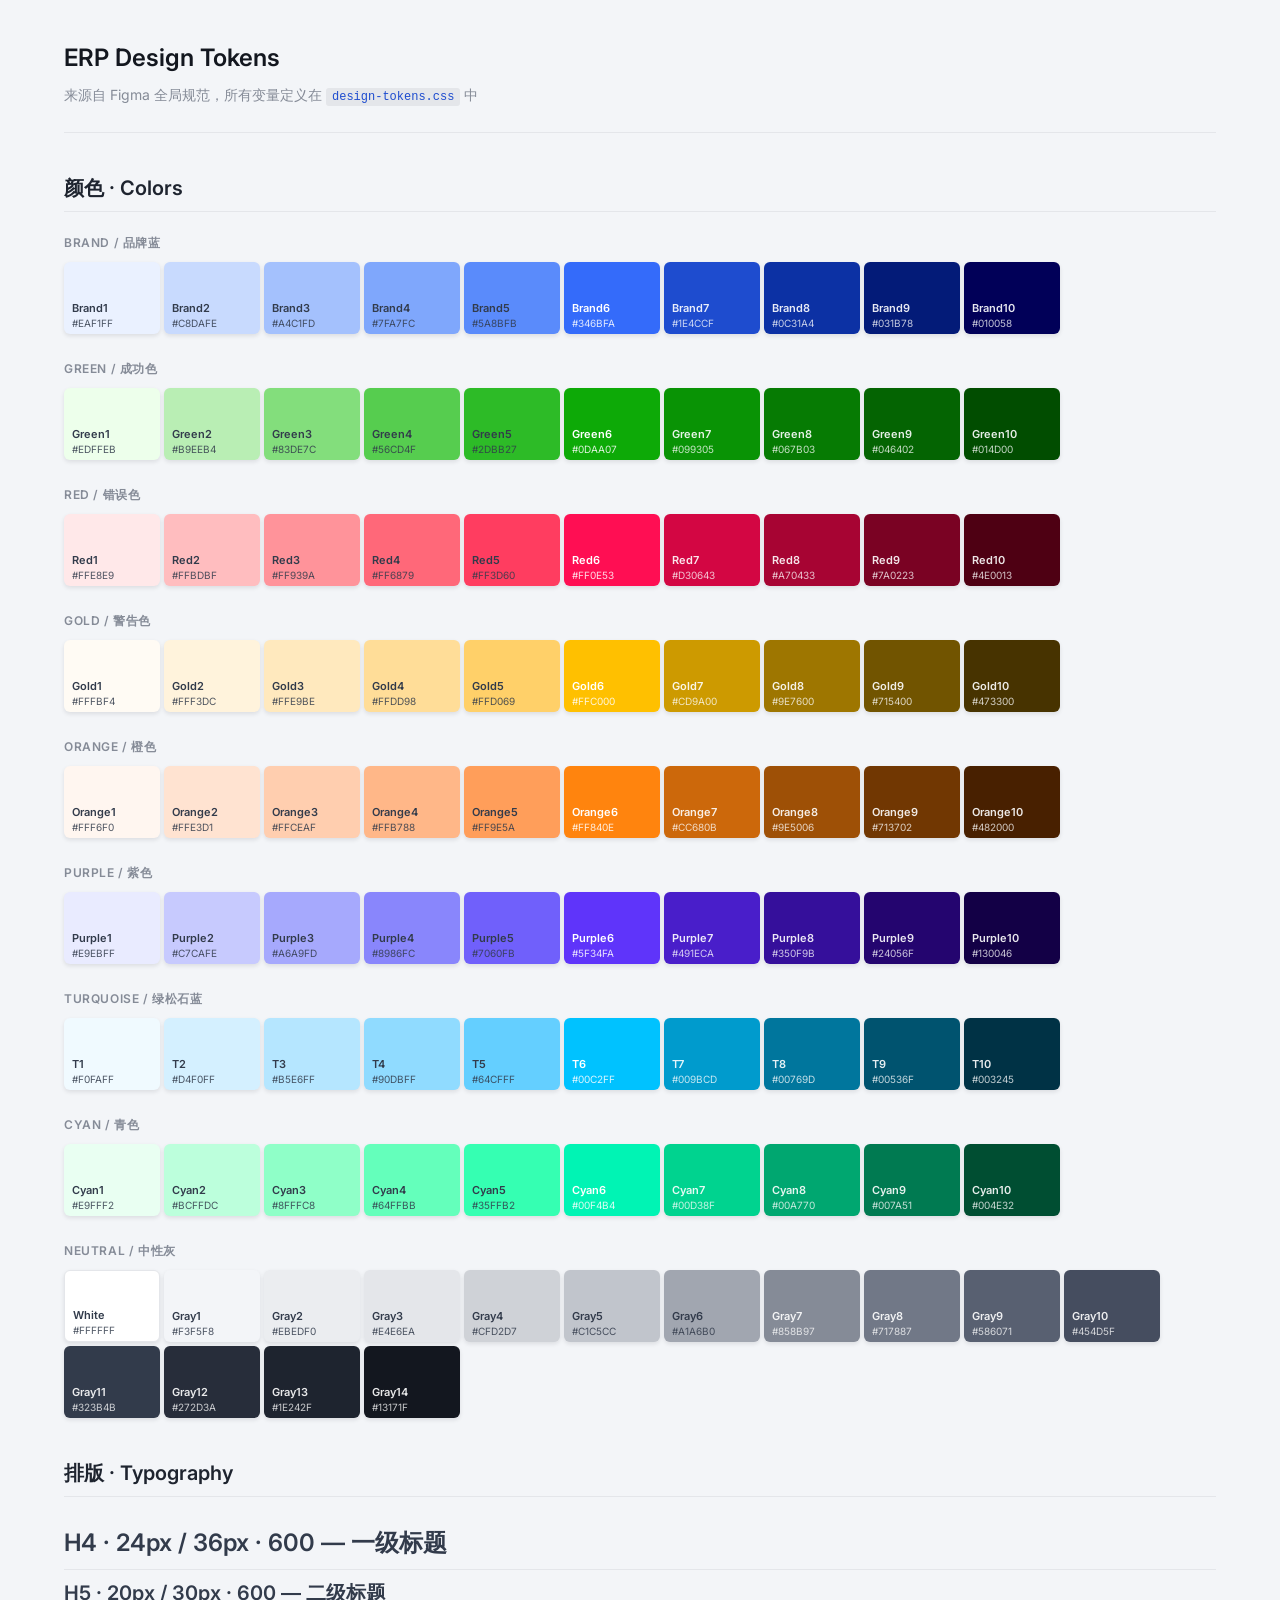
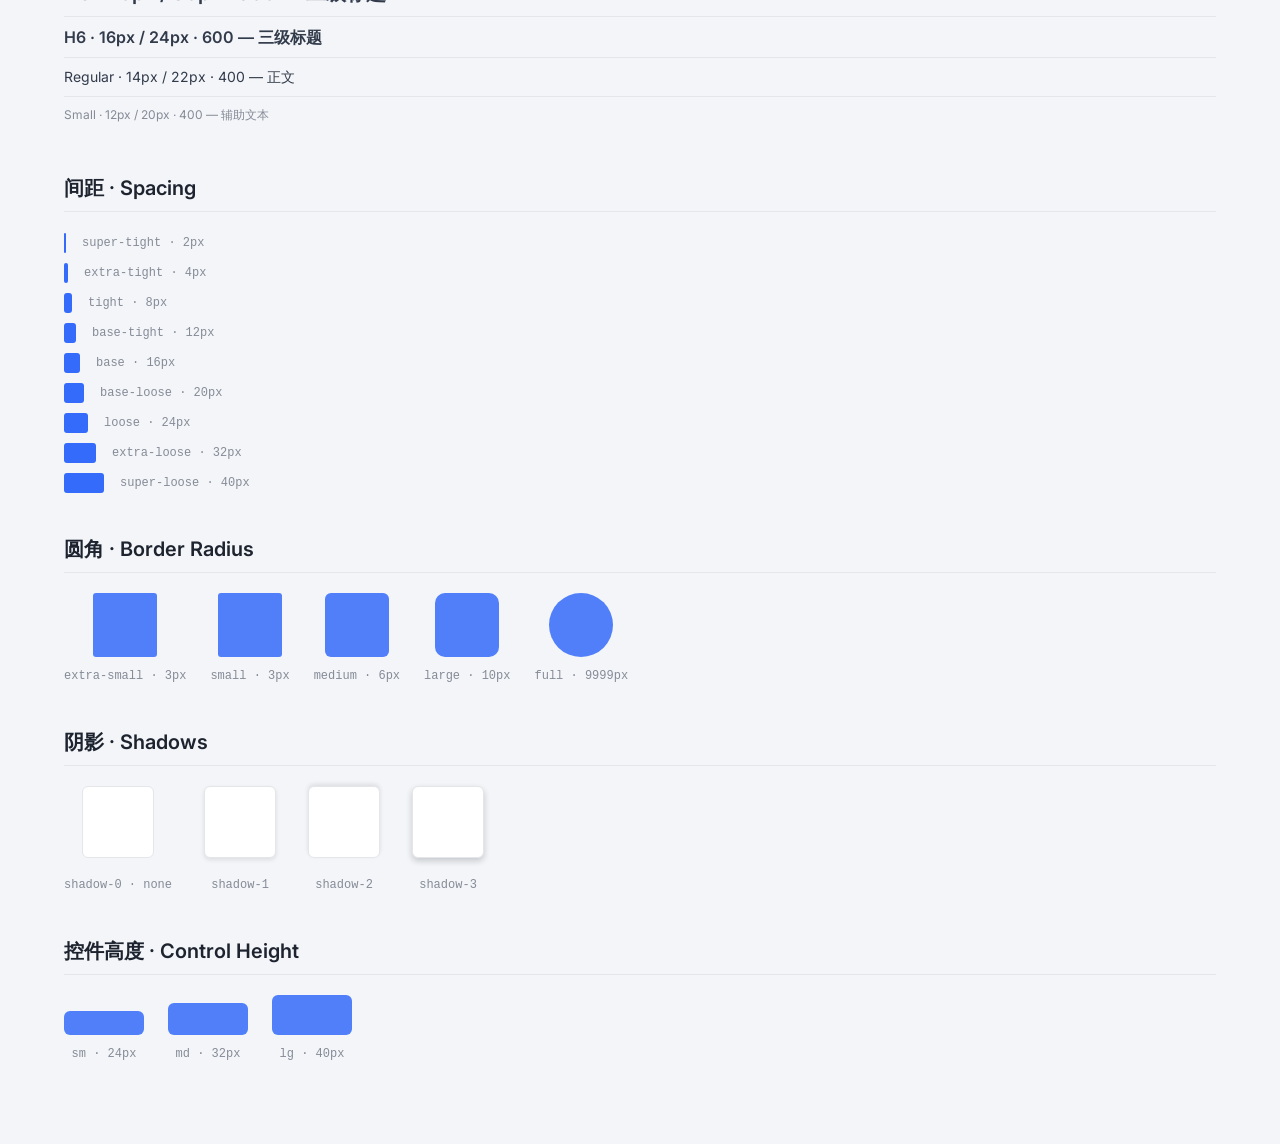
<file: ERP UI-skill/demos/index.html>
<!DOCTYPE html>
<html lang="zh-CN">
<head>
  <meta charset="UTF-8" />
  <meta name="viewport" content="width=device-width, initial-scale=1.0" />
  <title>ERP Design System · Token Preview</title>
  <link rel="preconnect" href="https://fonts.googleapis.com" />
  <link rel="preconnect" href="https://fonts.gstatic.com" crossorigin />
  <link href="https://fonts.googleapis.com/css2?family=Inter:wght@400;600&display=swap" rel="stylesheet" />
  <link rel="stylesheet" href="../ASSETS/design-tokens.css" />
  <link rel="stylesheet" href="style.css" />
</head>
<body>
  <div class="page">

    <header class="page-header">
      <h1 class="page-title">ERP Design Tokens</h1>
      <p class="page-desc">来源自 Figma 全局规范，所有变量定义在 <code>design-tokens.css</code> 中</p>
    </header>

    <!-- Colors -->
    <section class="section">
      <h2 class="section-title">颜色 · Colors</h2>

      <div class="token-group">
        <h3 class="group-label">Brand / 品牌蓝</h3>
        <div class="swatch-row">
          <div class="swatch" style="background: var(--color-brand-1)"><span>Brand1</span><small>#EAF1FF</small></div>
          <div class="swatch" style="background: var(--color-brand-2)"><span>Brand2</span><small>#C8DAFE</small></div>
          <div class="swatch" style="background: var(--color-brand-3)"><span>Brand3</span><small>#A4C1FD</small></div>
          <div class="swatch" style="background: var(--color-brand-4)"><span>Brand4</span><small>#7FA7FC</small></div>
          <div class="swatch" style="background: var(--color-brand-5)"><span>Brand5</span><small>#5A8BFB</small></div>
          <div class="swatch swatch--primary" style="background: var(--color-brand-6)"><span>Brand6</span><small>#346BFA</small></div>
          <div class="swatch swatch--dark" style="background: var(--color-brand-7)"><span>Brand7</span><small>#1E4CCF</small></div>
          <div class="swatch swatch--dark" style="background: var(--color-brand-8)"><span>Brand8</span><small>#0C31A4</small></div>
          <div class="swatch swatch--dark" style="background: var(--color-brand-9)"><span>Brand9</span><small>#031B78</small></div>
          <div class="swatch swatch--dark" style="background: var(--color-brand-10)"><span>Brand10</span><small>#010058</small></div>
        </div>
      </div>

      <div class="token-group">
        <h3 class="group-label">Green / 成功色</h3>
        <div class="swatch-row">
          <div class="swatch" style="background: var(--color-green-1)"><span>Green1</span><small>#EDFFEB</small></div>
          <div class="swatch" style="background: var(--color-green-2)"><span>Green2</span><small>#B9EEB4</small></div>
          <div class="swatch" style="background: var(--color-green-3)"><span>Green3</span><small>#83DE7C</small></div>
          <div class="swatch" style="background: var(--color-green-4)"><span>Green4</span><small>#56CD4F</small></div>
          <div class="swatch" style="background: var(--color-green-5)"><span>Green5</span><small>#2DBB27</small></div>
          <div class="swatch swatch--primary" style="background: var(--color-green-6)"><span>Green6</span><small>#0DAA07</small></div>
          <div class="swatch swatch--dark" style="background: var(--color-green-7)"><span>Green7</span><small>#099305</small></div>
          <div class="swatch swatch--dark" style="background: var(--color-green-8)"><span>Green8</span><small>#067B03</small></div>
          <div class="swatch swatch--dark" style="background: var(--color-green-9)"><span>Green9</span><small>#046402</small></div>
          <div class="swatch swatch--dark" style="background: var(--color-green-10)"><span>Green10</span><small>#014D00</small></div>
        </div>
      </div>

      <div class="token-group">
        <h3 class="group-label">Red / 错误色</h3>
        <div class="swatch-row">
          <div class="swatch" style="background: var(--color-red-1)"><span>Red1</span><small>#FFE8E9</small></div>
          <div class="swatch" style="background: var(--color-red-2)"><span>Red2</span><small>#FFBDBF</small></div>
          <div class="swatch" style="background: var(--color-red-3)"><span>Red3</span><small>#FF939A</small></div>
          <div class="swatch" style="background: var(--color-red-4)"><span>Red4</span><small>#FF6879</small></div>
          <div class="swatch" style="background: var(--color-red-5)"><span>Red5</span><small>#FF3D60</small></div>
          <div class="swatch swatch--primary" style="background: var(--color-red-6)"><span>Red6</span><small>#FF0E53</small></div>
          <div class="swatch swatch--dark" style="background: var(--color-red-7)"><span>Red7</span><small>#D30643</small></div>
          <div class="swatch swatch--dark" style="background: var(--color-red-8)"><span>Red8</span><small>#A70433</small></div>
          <div class="swatch swatch--dark" style="background: var(--color-red-9)"><span>Red9</span><small>#7A0223</small></div>
          <div class="swatch swatch--dark" style="background: var(--color-red-10)"><span>Red10</span><small>#4E0013</small></div>
        </div>
      </div>

      <div class="token-group">
        <h3 class="group-label">Gold / 警告色</h3>
        <div class="swatch-row">
          <div class="swatch" style="background: var(--color-gold-1)"><span>Gold1</span><small>#FFFBF4</small></div>
          <div class="swatch" style="background: var(--color-gold-2)"><span>Gold2</span><small>#FFF3DC</small></div>
          <div class="swatch" style="background: var(--color-gold-3)"><span>Gold3</span><small>#FFE9BE</small></div>
          <div class="swatch" style="background: var(--color-gold-4)"><span>Gold4</span><small>#FFDD98</small></div>
          <div class="swatch" style="background: var(--color-gold-5)"><span>Gold5</span><small>#FFD069</small></div>
          <div class="swatch swatch--primary" style="background: var(--color-gold-6)"><span>Gold6</span><small>#FFC000</small></div>
          <div class="swatch swatch--dark" style="background: var(--color-gold-7)"><span>Gold7</span><small>#CD9A00</small></div>
          <div class="swatch swatch--dark" style="background: var(--color-gold-8)"><span>Gold8</span><small>#9E7600</small></div>
          <div class="swatch swatch--dark" style="background: var(--color-gold-9)"><span>Gold9</span><small>#715400</small></div>
          <div class="swatch swatch--dark" style="background: var(--color-gold-10)"><span>Gold10</span><small>#473300</small></div>
        </div>
      </div>

      <div class="token-group">
        <h3 class="group-label">Orange / 橙色</h3>
        <div class="swatch-row">
          <div class="swatch" style="background: var(--color-orange-1)"><span>Orange1</span><small>#FFF6F0</small></div>
          <div class="swatch" style="background: var(--color-orange-2)"><span>Orange2</span><small>#FFE3D1</small></div>
          <div class="swatch" style="background: var(--color-orange-3)"><span>Orange3</span><small>#FFCEAF</small></div>
          <div class="swatch" style="background: var(--color-orange-4)"><span>Orange4</span><small>#FFB788</small></div>
          <div class="swatch" style="background: var(--color-orange-5)"><span>Orange5</span><small>#FF9E5A</small></div>
          <div class="swatch swatch--primary" style="background: var(--color-orange-6)"><span>Orange6</span><small>#FF840E</small></div>
          <div class="swatch swatch--dark" style="background: var(--color-orange-7)"><span>Orange7</span><small>#CC680B</small></div>
          <div class="swatch swatch--dark" style="background: var(--color-orange-8)"><span>Orange8</span><small>#9E5006</small></div>
          <div class="swatch swatch--dark" style="background: var(--color-orange-9)"><span>Orange9</span><small>#713702</small></div>
          <div class="swatch swatch--dark" style="background: var(--color-orange-10)"><span>Orange10</span><small>#482000</small></div>
        </div>
      </div>

      <div class="token-group">
        <h3 class="group-label">Purple / 紫色</h3>
        <div class="swatch-row">
          <div class="swatch" style="background: var(--color-purple-1)"><span>Purple1</span><small>#E9EBFF</small></div>
          <div class="swatch" style="background: var(--color-purple-2)"><span>Purple2</span><small>#C7CAFE</small></div>
          <div class="swatch" style="background: var(--color-purple-3)"><span>Purple3</span><small>#A6A9FD</small></div>
          <div class="swatch" style="background: var(--color-purple-4)"><span>Purple4</span><small>#8986FC</small></div>
          <div class="swatch" style="background: var(--color-purple-5)"><span>Purple5</span><small>#7060FB</small></div>
          <div class="swatch swatch--primary" style="background: var(--color-purple-6)"><span>Purple6</span><small>#5F34FA</small></div>
          <div class="swatch swatch--dark" style="background: var(--color-purple-7)"><span>Purple7</span><small>#491ECA</small></div>
          <div class="swatch swatch--dark" style="background: var(--color-purple-8)"><span>Purple8</span><small>#350F9B</small></div>
          <div class="swatch swatch--dark" style="background: var(--color-purple-9)"><span>Purple9</span><small>#24056F</small></div>
          <div class="swatch swatch--dark" style="background: var(--color-purple-10)"><span>Purple10</span><small>#130046</small></div>
        </div>
      </div>

      <div class="token-group">
        <h3 class="group-label">Turquoise / 绿松石蓝</h3>
        <div class="swatch-row">
          <div class="swatch" style="background: var(--color-turquoise-1)"><span>T1</span><small>#F0FAFF</small></div>
          <div class="swatch" style="background: var(--color-turquoise-2)"><span>T2</span><small>#D4F0FF</small></div>
          <div class="swatch" style="background: var(--color-turquoise-3)"><span>T3</span><small>#B5E6FF</small></div>
          <div class="swatch" style="background: var(--color-turquoise-4)"><span>T4</span><small>#90DBFF</small></div>
          <div class="swatch" style="background: var(--color-turquoise-5)"><span>T5</span><small>#64CFFF</small></div>
          <div class="swatch swatch--primary" style="background: var(--color-turquoise-6)"><span>T6</span><small>#00C2FF</small></div>
          <div class="swatch swatch--dark" style="background: var(--color-turquoise-7)"><span>T7</span><small>#009BCD</small></div>
          <div class="swatch swatch--dark" style="background: var(--color-turquoise-8)"><span>T8</span><small>#00769D</small></div>
          <div class="swatch swatch--dark" style="background: var(--color-turquoise-9)"><span>T9</span><small>#00536F</small></div>
          <div class="swatch swatch--dark" style="background: var(--color-turquoise-10)"><span>T10</span><small>#003245</small></div>
        </div>
      </div>

      <div class="token-group">
        <h3 class="group-label">Cyan / 青色</h3>
        <div class="swatch-row">
          <div class="swatch" style="background: var(--color-cyan-1)"><span>Cyan1</span><small>#E9FFF2</small></div>
          <div class="swatch" style="background: var(--color-cyan-2)"><span>Cyan2</span><small>#BCFFDC</small></div>
          <div class="swatch" style="background: var(--color-cyan-3)"><span>Cyan3</span><small>#8FFFC8</small></div>
          <div class="swatch" style="background: var(--color-cyan-4)"><span>Cyan4</span><small>#64FFBB</small></div>
          <div class="swatch" style="background: var(--color-cyan-5)"><span>Cyan5</span><small>#35FFB2</small></div>
          <div class="swatch swatch--primary" style="background: var(--color-cyan-6)"><span>Cyan6</span><small>#00F4B4</small></div>
          <div class="swatch swatch--dark" style="background: var(--color-cyan-7)"><span>Cyan7</span><small>#00D38F</small></div>
          <div class="swatch swatch--dark" style="background: var(--color-cyan-8)"><span>Cyan8</span><small>#00A770</small></div>
          <div class="swatch swatch--dark" style="background: var(--color-cyan-9)"><span>Cyan9</span><small>#007A51</small></div>
          <div class="swatch swatch--dark" style="background: var(--color-cyan-10)"><span>Cyan10</span><small>#004E32</small></div>
        </div>
      </div>

      <div class="token-group">
        <h3 class="group-label">Neutral / 中性灰</h3>
        <div class="swatch-row">
          <div class="swatch swatch--bordered" style="background: var(--color-white)"><span>White</span><small>#FFFFFF</small></div>
          <div class="swatch" style="background: var(--color-gray-1)"><span>Gray1</span><small>#F3F5F8</small></div>
          <div class="swatch" style="background: var(--color-gray-2)"><span>Gray2</span><small>#EBEDF0</small></div>
          <div class="swatch" style="background: var(--color-gray-3)"><span>Gray3</span><small>#E4E6EA</small></div>
          <div class="swatch" style="background: var(--color-gray-4)"><span>Gray4</span><small>#CFD2D7</small></div>
          <div class="swatch" style="background: var(--color-gray-5)"><span>Gray5</span><small>#C1C5CC</small></div>
          <div class="swatch" style="background: var(--color-gray-6)"><span>Gray6</span><small>#A1A6B0</small></div>
          <div class="swatch swatch--dark" style="background: var(--color-gray-7)"><span>Gray7</span><small>#858B97</small></div>
          <div class="swatch swatch--dark" style="background: var(--color-gray-8)"><span>Gray8</span><small>#717887</small></div>
          <div class="swatch swatch--dark" style="background: var(--color-gray-9)"><span>Gray9</span><small>#586071</small></div>
          <div class="swatch swatch--dark" style="background: var(--color-gray-10)"><span>Gray10</span><small>#454D5F</small></div>
          <div class="swatch swatch--dark" style="background: var(--color-gray-11)"><span>Gray11</span><small>#323B4B</small></div>
          <div class="swatch swatch--dark" style="background: var(--color-gray-12)"><span>Gray12</span><small>#272D3A</small></div>
          <div class="swatch swatch--dark" style="background: var(--color-gray-13)"><span>Gray13</span><small>#1E242F</small></div>
          <div class="swatch swatch--dark" style="background: var(--color-gray-14)"><span>Gray14</span><small>#13171F</small></div>
        </div>
      </div>
    </section>

    <!-- Typography -->
    <section class="section">
      <h2 class="section-title">排版 · Typography</h2>
      <div class="token-group">
        <div class="type-row" style="font-size: var(--font-size-h4); line-height: var(--line-height-h4); font-weight: var(--font-weight-semibold);">
          H4 · 24px / 36px · 600 — 一级标题
        </div>
        <div class="type-row" style="font-size: var(--font-size-h5); line-height: var(--line-height-h5); font-weight: var(--font-weight-semibold);">
          H5 · 20px / 30px · 600 — 二级标题
        </div>
        <div class="type-row" style="font-size: var(--font-size-h6); line-height: var(--line-height-h6); font-weight: var(--font-weight-semibold);">
          H6 · 16px / 24px · 600 — 三级标题
        </div>
        <div class="type-row" style="font-size: var(--font-size-regular); line-height: var(--line-height-regular);">
          Regular · 14px / 22px · 400 — 正文
        </div>
        <div class="type-row" style="font-size: var(--font-size-small); line-height: var(--line-height-small); color: var(--color-text-secondary);">
          Small · 12px / 20px · 400 — 辅助文本
        </div>
      </div>
    </section>

    <!-- Spacing -->
    <section class="section">
      <h2 class="section-title">间距 · Spacing</h2>
      <div class="token-group spacing-group">
        <div class="spacing-item"><div class="spacing-bar" style="width: var(--spacing-super-tight)"></div><span>super-tight · 2px</span></div>
        <div class="spacing-item"><div class="spacing-bar" style="width: var(--spacing-extra-tight)"></div><span>extra-tight · 4px</span></div>
        <div class="spacing-item"><div class="spacing-bar" style="width: var(--spacing-tight)"></div><span>tight · 8px</span></div>
        <div class="spacing-item"><div class="spacing-bar" style="width: var(--spacing-base-tight)"></div><span>base-tight · 12px</span></div>
        <div class="spacing-item"><div class="spacing-bar" style="width: var(--spacing-base)"></div><span>base · 16px</span></div>
        <div class="spacing-item"><div class="spacing-bar" style="width: var(--spacing-base-loose)"></div><span>base-loose · 20px</span></div>
        <div class="spacing-item"><div class="spacing-bar" style="width: var(--spacing-loose)"></div><span>loose · 24px</span></div>
        <div class="spacing-item"><div class="spacing-bar" style="width: var(--spacing-extra-loose)"></div><span>extra-loose · 32px</span></div>
        <div class="spacing-item"><div class="spacing-bar" style="width: var(--spacing-super-loose)"></div><span>super-loose · 40px</span></div>
      </div>
    </section>

    <!-- Radius -->
    <section class="section">
      <h2 class="section-title">圆角 · Border Radius</h2>
      <div class="token-group radius-group">
        <div class="radius-item"><div class="radius-box" style="border-radius: var(--radius-extra-small)"></div><span>extra-small · 3px</span></div>
        <div class="radius-item"><div class="radius-box" style="border-radius: var(--radius-small)"></div><span>small · 3px</span></div>
        <div class="radius-item"><div class="radius-box" style="border-radius: var(--radius-medium)"></div><span>medium · 6px</span></div>
        <div class="radius-item"><div class="radius-box" style="border-radius: var(--radius-large)"></div><span>large · 10px</span></div>
        <div class="radius-item"><div class="radius-box" style="border-radius: var(--radius-full)"></div><span>full · 9999px</span></div>
      </div>
    </section>

    <!-- Shadows -->
    <section class="section">
      <h2 class="section-title">阴影 · Shadows</h2>
      <div class="token-group shadow-group">
        <div class="shadow-item"><div class="shadow-box" style="box-shadow: var(--shadow-0)"></div><span>shadow-0 · none</span></div>
        <div class="shadow-item"><div class="shadow-box" style="box-shadow: var(--shadow-1)"></div><span>shadow-1</span></div>
        <div class="shadow-item"><div class="shadow-box" style="box-shadow: var(--shadow-2)"></div><span>shadow-2</span></div>
        <div class="shadow-item"><div class="shadow-box" style="box-shadow: var(--shadow-3)"></div><span>shadow-3</span></div>
      </div>
    </section>

    <!-- Control Heights -->
    <section class="section">
      <h2 class="section-title">控件高度 · Control Height</h2>
      <div class="token-group control-group">
        <div class="control-item"><div class="control-bar" style="height: var(--control-height-sm)"></div><span>sm · 24px</span></div>
        <div class="control-item"><div class="control-bar" style="height: var(--control-height-md)"></div><span>md · 32px</span></div>
        <div class="control-item"><div class="control-bar" style="height: var(--control-height-lg)"></div><span>lg · 40px</span></div>
      </div>
    </section>

  </div>
</body>
</html>
</file>
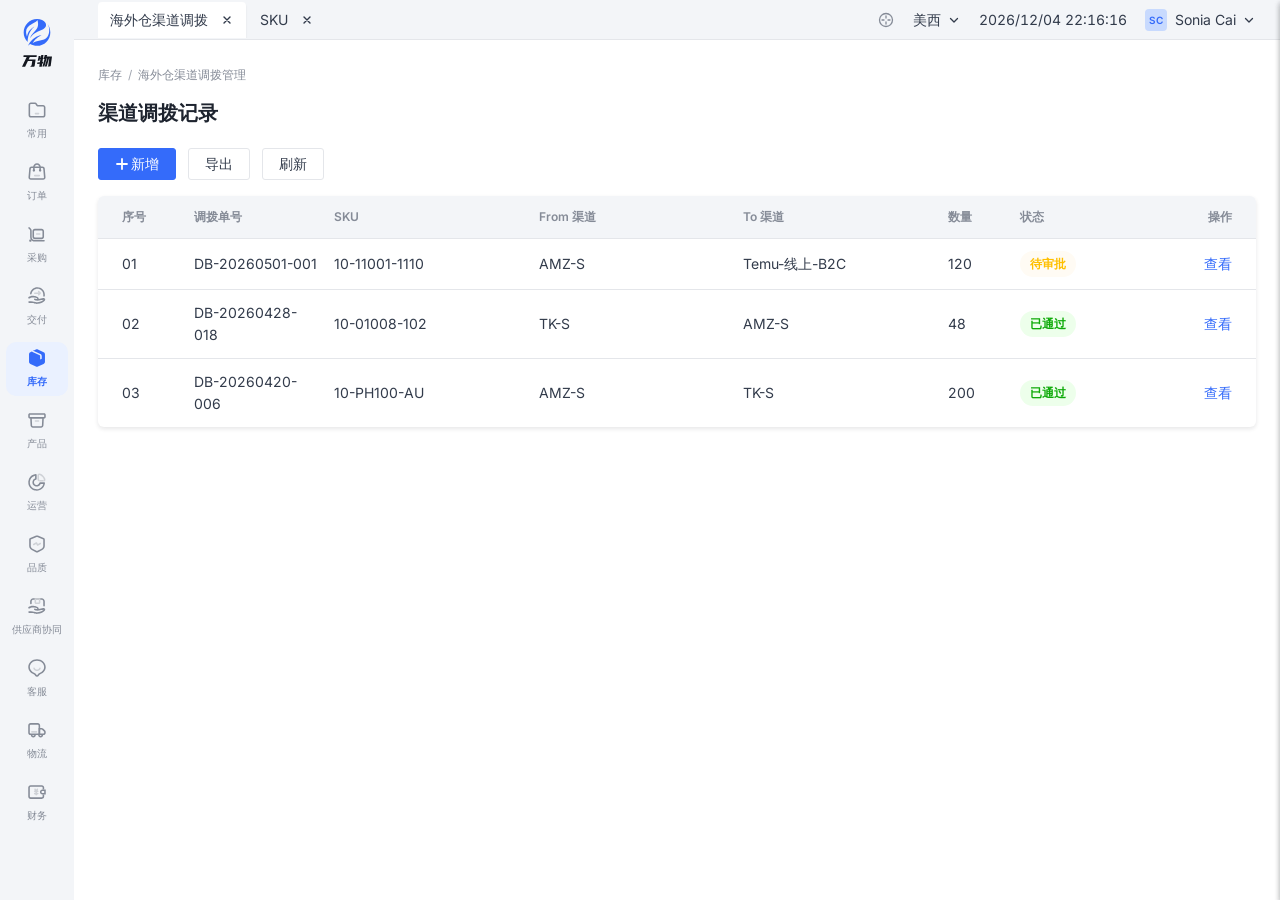
<file: ERP UI-skill/demos/channel-transfer-view.html>
<!DOCTYPE html>
<html lang="zh-CN">
<head>
  <meta charset="UTF-8" />
  <meta name="viewport" content="width=device-width, initial-scale=1.0" />
  <title>海外仓渠道调拨记录 · 列表 / 查看 / 新增</title>
  <link rel="preconnect" href="https://fonts.googleapis.com" />
  <link rel="preconnect" href="https://fonts.gstatic.com" crossorigin />
  <link href="https://fonts.googleapis.com/css2?family=Inter:wght@400;600&display=swap" rel="stylesheet" />
  <link rel="stylesheet" href="../ASSETS/design-tokens.css" />
  <style>
    *, *::before, *::after { box-sizing: border-box; margin: 0; padding: 0; }
    body { font-family: var(--font-family); font-size: var(--font-size-regular); line-height: var(--line-height-regular); color: var(--color-text-body); background: var(--color-bg-page); -webkit-font-smoothing: antialiased; }
    button, input, select, textarea { font-family: var(--font-family); }

    .page-shell { display: flex; height: 100vh; overflow: hidden; }
    .erp-sidebar {
      width: var(--layout-nav-rail-width);
      flex-shrink: 0;
      background: var(--color-bg-page);
      display: flex;
      flex-direction: column;
      align-items: stretch;
      overflow-y: auto;
      overflow-x: hidden;
    }
    .nav-rail-logo {
      flex-shrink: 0;
      height: var(--nav-logo-zone-height);
      display: flex;
      flex-direction: column;
      align-items: center;
      justify-content: center;
      gap: 6px;
      padding: 14px 19px;
    }
    .nav-rail-brand-logo { display: block; max-width: 52px; max-height: 52px; width: auto; height: auto; object-fit: contain; }
    .nav-rail-item {
      margin: 0 var(--nav-rail-item-outer-padding-x);
      padding: var(--nav-rail-item-outer-padding-y) 0;
      border: none;
      background: transparent;
      cursor: pointer;
      color: var(--color-text-secondary);
    }
    .nav-rail-inner {
      display: flex;
      flex-direction: column;
      align-items: center;
      gap: var(--nav-rail-icon-label-gap);
      padding: var(--nav-rail-item-inner-padding);
      border-radius: var(--radius-large);
      transition: background 0.12s, color 0.12s;
    }
    .nav-rail-icon-slot { width: 20px; height: 20px; flex-shrink: 0; display: flex; align-items: center; justify-content: center; }
    .nav-rail-icon-img { width: 20px; height: 20px; display: block; object-fit: contain; }
    .nav-rail-label {
      font-size: var(--font-size-nav-rail-label);
      line-height: var(--line-height-nav-rail-label);
      font-weight: var(--font-weight-regular);
      text-align: center;
      max-width: 62px;
    }
    .nav-rail-item:hover:not(.active) .nav-rail-inner { background: var(--color-gray-2); }
    .nav-rail-item.active { color: var(--color-primary); }
    .nav-rail-item.active .nav-rail-inner { background: var(--color-primary-bg); }
    .nav-rail-item.active .nav-rail-label { font-weight: var(--font-weight-semibold); }

    .erp-main { flex: 1; display: flex; flex-direction: column; overflow: hidden; position: relative; min-width: 0; background: var(--color-bg-container); }
    .erp-chrome {
      height: var(--layout-chrome-header-height);
      flex-shrink: 0;
      background: var(--color-bg-page);
      border-bottom: 1px solid var(--color-border-default);
      display: flex;
      align-items: center;
      justify-content: space-between;
      padding: 0 var(--spacing-loose);
      gap: var(--spacing-base);
    }
    .tab-strip { display: flex; align-items: flex-end; gap: var(--nav-tab-gap); min-width: 0; flex: 1; overflow-x: auto; }
    .erp-tab {
      flex-shrink: 0;
      display: flex;
      align-items: center;
      gap: 12px;
      height: var(--layout-tab-bar-height);
      padding: 8px 12px;
      border: none;
      border-radius: var(--radius-chrome-tab) var(--radius-chrome-tab) 0 0;
      background: transparent;
      font-size: var(--font-size-regular);
      color: var(--color-text-body);
      cursor: pointer;
      font-family: var(--font-family);
      line-height: 22px;
      transition: background 0.12s, box-shadow 0.12s;
    }
    .erp-tab:hover:not(.active) { background: var(--color-chrome-tab-hover-bg); }
    .erp-tab.active { background: var(--color-bg-container); box-shadow: var(--shadow-tab-lift); }
    .erp-tab-close {
      display: flex;
      align-items: center;
      justify-content: center;
      width: 14px;
      height: 14px;
      padding: 0;
      border: none;
      background: none;
      color: inherit;
      cursor: pointer;
      border-radius: 2px;
    }
    .erp-tab-close:hover { background: var(--color-gray-2); }
    .erp-chrome-right {
      flex-shrink: 0;
      display: flex;
      align-items: center;
      gap: var(--nav-chrome-cluster-gap);
    }
    .chrome-icon-btn {
      width: var(--nav-chrome-icon-size);
      height: var(--nav-chrome-icon-size);
      padding: 0;
      border: none;
      background: none;
      color: var(--color-text-secondary);
      cursor: pointer;
      display: flex;
      align-items: center;
      justify-content: center;
      border-radius: var(--radius-small);
    }
    .chrome-icon-btn:hover { background: var(--color-gray-2); color: var(--color-text-body); }
    .chrome-locale {
      display: inline-flex;
      align-items: center;
      gap: 4px;
      padding: 0;
      border: none;
      background: none;
      font-size: var(--font-size-regular);
      line-height: 22px;
      color: var(--color-text-body);
      cursor: pointer;
      font-family: var(--font-family);
    }
    .chrome-time { font-size: var(--font-size-regular); line-height: 22px; color: var(--color-text-body); font-variant-numeric: tabular-nums; white-space: nowrap; }
    .chrome-user {
      display: inline-flex;
      align-items: center;
      gap: 8px;
      padding: 0;
      border: none;
      background: none;
      cursor: pointer;
      font-family: var(--font-family);
    }
    .chrome-avatar {
      width: var(--nav-user-avatar-size);
      height: var(--nav-user-avatar-size);
      border-radius: var(--nav-user-avatar-radius);
      background: var(--color-brand-2);
      color: var(--color-primary);
      font-size: 10px;
      font-weight: var(--font-weight-semibold);
      display: flex;
      align-items: center;
      justify-content: center;
    }
    .chrome-user-name {
      display: inline-flex;
      align-items: center;
      gap: 4px;
      font-size: var(--font-size-regular);
      line-height: 22px;
      color: var(--color-text-body);
    }

    .list-content { flex: 1; padding: var(--spacing-loose); overflow-y: auto; }
    .breadcrumb {
      font-size: var(--font-size-small);
      color: var(--color-text-secondary);
      margin-bottom: var(--spacing-base);
      line-height: 22px;
    }
    .breadcrumb a { color: var(--color-text-secondary); text-decoration: none; }
    .breadcrumb a:hover { color: var(--color-primary); }
    .breadcrumb-sep { margin: 0 6px; color: var(--color-text-disabled); }
    .page-title {
      font-size: var(--font-size-h5);
      font-weight: var(--font-weight-semibold);
      color: var(--color-text-heading-2);
      margin-bottom: var(--spacing-loose);
    }
    .list-toolbar { display: flex; align-items: center; gap: var(--spacing-base-tight); margin-bottom: var(--spacing-base); flex-wrap: wrap; }
    .list-bg { background: var(--color-white); border-radius: var(--radius-medium); box-shadow: var(--shadow-1); overflow: hidden; }
    /* 与 channel-transfer-new.html 列表表头一致（操作类列表骨架） */
    .list-head { display: flex; padding: 10px var(--spacing-base); background: var(--color-gray-1); border-bottom: 1px solid var(--color-border-default); font-size: var(--font-size-small); font-weight: var(--font-weight-semibold); color: var(--color-text-secondary); }
    .col { flex: 1; padding: 0 var(--spacing-tight); min-width: 0; }
    .col-sm { flex: 0 0 72px; padding: 0 var(--spacing-tight); }
    .col-md { flex: 0 0 140px; padding: 0 var(--spacing-tight); }
    .col-op { flex: 0 0 88px; padding: 0 var(--spacing-tight); text-align: right; }
    .list-row { display: flex; padding: 12px var(--spacing-base); border-bottom: 1px solid var(--color-border-default); font-size: var(--font-size-regular); color: var(--color-text-body); align-items: center; }
    .list-row:hover { background: var(--color-gray-1); }
    .list-row:last-child { border-bottom: none; }
    .link-btn {
      background: none;
      border: none;
      padding: 0;
      font-size: var(--font-size-regular);
      color: var(--color-primary);
      cursor: pointer;
      font-family: var(--font-family);
    }
    .link-btn:hover { text-decoration: underline; }

    #drawerMask { z-index: 100; }
    #drawer { z-index: 101; }
    #createMask { z-index: 150; }
    #createDrawer { z-index: 151; }
    /* 新增表单抽屉：与 channel-transfer-new 一致，不设只读抽屉的 min-width */
    #createDrawer.drawer { min-width: unset; }

    .drawer-mask { position: fixed; inset: 0; background: rgba(19,23,31,0.45); opacity: 0; transition: opacity 0.25s; pointer-events: none; }
    .drawer-mask.visible { opacity: 1; pointer-events: auto; }
    .drawer {
      position: fixed;
      top: 0;
      right: 0;
      bottom: 0;
      width: max-content;
      max-width: var(--drawer-width-max);
      min-width: min(480px, 100vw);
      background: var(--color-white);
      box-shadow: var(--shadow-3);
      display: flex;
      flex-direction: column;
      transform: translateX(100%);
      transition: transform 0.28s cubic-bezier(0.4,0,0.2,1);
    }
    .drawer.open { transform: translateX(0); }
    .drawer-header {
      flex-shrink: 0;
      height: 56px;
      border-bottom: 1px solid var(--color-border-default);
      display: flex;
      align-items: center;
      gap: var(--spacing-base);
      padding: 0 var(--spacing-loose);
    }
    .drawer-close {
      width: 20px;
      height: 20px;
      border: none;
      background: none;
      color: var(--color-text-body);
      cursor: pointer;
      display: flex;
      align-items: center;
      justify-content: center;
      flex-shrink: 0;
    }
    .drawer-close:hover { color: var(--color-text-heading-1); }
    /* 与 channel-transfer-new.html 抽屉标题一致（操作类表单抽屉顶栏） */
    .drawer-title { font-size: var(--font-size-h6); font-weight: var(--font-weight-semibold); color: var(--color-text-heading-2); }
    .drawer-body {
      flex: 1;
      min-height: 0;
      overflow-y: auto;
      padding: var(--spacing-loose);
      display: flex;
      flex-direction: column;
    }
    #createDrawer .drawer-body { gap: 0; }

    /* ── 新增渠道调拨表单（与 channel-transfer-new 同源）── */
    .form-field { display: flex; flex-direction: column; gap: var(--spacing-base-tight); }
    .form-row { display: flex; flex-wrap: wrap; gap: var(--spacing-loose) var(--spacing-base-loose); }
    .form-label { font-size: var(--font-size-regular); color: var(--color-text-body); display: flex; align-items: center; gap: 2px; }
    .req { color: var(--color-error); }
    .form-control { display: block; height: var(--control-height-md); padding: 0 var(--spacing-base); border: 1px solid var(--color-border-default); border-radius: var(--radius-small); font-size: var(--font-size-regular); color: var(--color-text-body); background: var(--color-bg-container); outline: none; transition: border-color 0.15s, box-shadow 0.15s; appearance: none; -webkit-appearance: none; }
    .form-control:focus { border-color: var(--color-primary-focus); box-shadow: 0 0 0 2px rgba(52,107,250,0.12); }
    .form-control::placeholder { color: var(--color-text-secondary); }
    textarea.form-control { height: auto; min-height: 80px; padding: var(--spacing-tight) var(--spacing-base); resize: vertical; line-height: var(--line-height-regular); }
    .select-wrap { position: relative; display: inline-block; }
    .select-wrap::after { content: ''; position: absolute; right: 10px; top: 50%; transform: translateY(-50%); border: 4px solid transparent; border-top-color: var(--color-text-secondary); border-bottom: none; pointer-events: none; }
    .w-medium { width: var(--input-width-medium); }
    .w-long { width: var(--input-width-long); }

    .cs-wrap { position: relative; display: inline-block; }
    .cs-trigger {
      height: var(--control-height-md);
      border: 1px solid var(--color-border-default);
      border-radius: var(--radius-small);
      display: flex; align-items: center;
      padding: 0 var(--spacing-base);
      cursor: pointer; background: var(--color-white);
      transition: border-color 0.15s, box-shadow 0.15s;
      user-select: none;
    }
    .cs-trigger:hover { border-color: var(--color-primary-focus); }
    .cs-trigger.open { border-color: var(--color-primary-focus); box-shadow: 0 0 0 2px rgba(52,107,250,0.12); }
    .cs-value { flex: 1; font-size: var(--font-size-regular); color: var(--color-text-secondary); overflow: hidden; text-overflow: ellipsis; white-space: nowrap; }
    .cs-value.selected { color: var(--color-text-body); }
    .cs-clear { display: none; align-items: center; justify-content: center; width: 16px; height: 16px; border-radius: 50%; color: var(--color-text-secondary); margin-right: 2px; flex-shrink: 0; cursor: pointer; }
    .cs-clear:hover { background: var(--color-gray-3); color: var(--color-text-body); }
    .cs-wrap:hover .cs-clear.show { display: flex; }
    .cs-wrap:hover .cs-clear.show ~ .cs-arrow { display: none; }
    .cs-arrow { flex-shrink: 0; width: 16px; height: 16px; display: flex; align-items: center; justify-content: center; color: var(--color-text-secondary); transition: transform 0.15s; }
    .cs-trigger.open .cs-arrow { transform: rotate(180deg); }
    .cs-panel {
      position: absolute; top: calc(100% + 4px); left: 0;
      min-width: 100%;
      background: var(--color-white);
      border: 1px solid var(--color-border-default);
      border-radius: var(--radius-medium);
      box-shadow: var(--shadow-3);
      z-index: 999;
      display: none;
      flex-direction: column;
      padding: 6px;
      max-height: 350px;
    }
    .cs-panel.open { display: flex; }
    .cs-search-wrap { position: relative; flex-shrink: 0; margin-bottom: 6px; }
    .cs-search {
      width: 100%; height: var(--control-height-md);
      border: 1px solid var(--color-border-default);
      border-radius: var(--radius-small);
      padding: 0 32px 0 var(--spacing-tight);
      font-size: var(--font-size-regular); font-family: var(--font-family);
      color: var(--color-text-body); background: var(--color-bg-container); outline: none;
    }
    .cs-search:focus { border-color: var(--color-primary-focus); }
    .cs-search::placeholder { color: var(--color-text-secondary); }
    .cs-search-icon { position: absolute; right: 8px; top: 50%; transform: translateY(-50%); color: var(--color-text-secondary); pointer-events: none; }
    .cs-list { overflow-y: auto; flex: 1; }
    .cs-item {
      display: flex; flex-direction: column; justify-content: center;
      padding: 0 var(--spacing-tight);
      border-radius: var(--radius-small);
      cursor: pointer; transition: background 0.1s;
      min-height: var(--control-height-md);
    }
    .cs-item:hover { background: var(--color-gray-1); }
    .cs-item.selected { background: var(--color-primary-bg); }
    .cs-item.selected .cs-item-main { color: var(--color-primary); }
    .cs-item--double { min-height: 50px; padding: 5px var(--spacing-tight); }
    .cs-item-main { font-size: var(--font-size-regular); color: var(--color-text-body); white-space: nowrap; overflow: hidden; text-overflow: ellipsis; }
    .cs-item-sub { font-size: 12px; color: var(--color-text-secondary); margin-top: 2px; white-space: nowrap; overflow: hidden; text-overflow: ellipsis; }
    .cs-empty { padding: var(--spacing-base); text-align: center; font-size: var(--font-size-small); color: var(--color-text-secondary); }
    .cs-group-head {
      display: flex; align-items: center; gap: 4px;
      padding: 0 var(--spacing-tight);
      height: var(--control-height-md);
      cursor: pointer; border-radius: var(--radius-small);
      font-size: var(--font-size-regular); color: var(--color-text-body);
      transition: background 0.1s;
    }
    .cs-group-head:hover { background: var(--color-gray-1); }
    .cs-group-icon { flex-shrink: 0; color: var(--color-text-secondary); transition: transform 0.15s; }
    .cs-group-icon.collapsed { transform: rotate(-90deg); }
    .cs-group-children { overflow: hidden; }
    .cs-group-children.hidden { display: none; }
    .cs-item--child { padding-left: 28px; }

    .sku-group { display: flex; flex-direction: column; }
    .stock-panel { display: none; }
    .stock-panel.visible { display: block; margin-top: var(--spacing-base); }
    .stock-panel-wrap {
      background: var(--color-bg-page);
      padding: var(--spacing-loose);
      border-radius: 0;
      box-shadow: none;
    }
    .stock-panel-box { background: var(--color-bg-container); border: 1px solid var(--color-border-default); border-radius: 0; box-shadow: none; }
    .stock-panel-head { display: flex; align-items: center; justify-content: space-between; padding: var(--spacing-base) var(--spacing-base-loose); background: var(--color-bg-container); border-bottom: 1px solid var(--color-border-default); }
    .stock-panel-head-left { display: flex; align-items: center; gap: var(--spacing-tight); font-size: var(--font-size-regular); font-weight: var(--font-weight-semibold); color: var(--color-text-body); }
    .sku-badge { background: var(--color-primary-bg); color: var(--color-primary); padding: 1px 8px; border-radius: var(--radius-full); font-size: var(--font-size-small); font-weight: var(--font-weight-semibold); }
    .stock-panel-head-right { font-size: var(--font-size-small); color: var(--color-text-secondary); display: flex; align-items: center; gap: 4px; }
    .filter-bar { display: flex; align-items: center; gap: var(--spacing-base-tight); padding: var(--spacing-base) var(--spacing-base-loose); border-bottom: 1px solid var(--color-border-default); flex-wrap: wrap; }
    .filter-label { font-size: var(--font-size-regular); color: var(--color-text-body); white-space: nowrap; }
    .reset-link { display: inline-flex; align-items: center; gap: 4px; background: none; border: none; cursor: pointer; color: var(--color-text-secondary); font-size: var(--font-size-regular); margin-left: auto; padding: 0; }
    .reset-link:hover { color: var(--color-primary); }
    .stock-table { width: 100%; border-collapse: collapse; font-size: var(--font-size-regular); }
    .stock-table thead { background: var(--color-bg-container); }
    .stock-table th { padding: 12px var(--spacing-base); text-align: left; font-size: var(--font-size-small); font-weight: var(--font-weight-semibold); color: var(--color-text-secondary); border-bottom: 1px solid var(--color-border-default); white-space: nowrap; }
    .stock-table th.ar { text-align: right; }
    .stock-table td { padding: 12px var(--spacing-base); border-bottom: 1px solid var(--color-border-default); color: var(--color-text-body); vertical-align: middle; cursor: pointer; }
    .stock-table td.ar { text-align: right; }
    .stock-table tbody tr:hover { background: var(--color-brand-1); }
    .stock-table tbody tr.selected { background: var(--color-primary-bg); }
    .stock-table tbody tr:last-child td { border-bottom: none; }
    .stock-table .empty-td { text-align: center; padding: var(--spacing-extra-loose) !important; color: var(--color-text-secondary); }
    .radio-col { width: 48px; }
    input[type="radio"] { width: 16px; height: 16px; accent-color: var(--color-primary); cursor: pointer; }
    .num { font-variant-numeric: tabular-nums; }
    .num-warn { color: var(--color-warning); font-weight: var(--font-weight-semibold); }
    .num-danger { color: var(--color-error); font-weight: var(--font-weight-semibold); }
    .num-ok { font-weight: var(--font-weight-semibold); }
    .pagination-bar { display: flex; align-items: center; justify-content: space-between; padding: 10px var(--spacing-base); border-bottom: 1px solid var(--color-border-default); font-size: var(--font-size-small); color: var(--color-text-secondary); }
    .page-nav { display: flex; align-items: center; gap: var(--spacing-extra-tight); }
    .page-btn { width: 32px; height: 32px; border: 1px solid var(--color-border-default); border-radius: var(--radius-small); background: var(--color-white); color: var(--color-text-body); display: flex; align-items: center; justify-content: center; cursor: pointer; transition: border-color 0.12s, color 0.12s; }
    .page-btn:hover:not(:disabled) { border-color: var(--color-primary); color: var(--color-primary); }
    .page-btn:disabled { color: var(--color-text-disabled); cursor: not-allowed; }
    .page-cur { width: 44px; height: 32px; border: 1px solid var(--color-primary); border-radius: var(--radius-small); background: var(--color-primary-bg); color: var(--color-primary); display: flex; align-items: center; justify-content: center; font-size: var(--font-size-small); }
    .selected-row { display: none; align-items: center; justify-content: space-between; padding: var(--spacing-base) var(--spacing-base-loose); border-top: 1px solid var(--color-border-default); }
    .selected-row.visible { display: flex; }
    .selected-info { display: flex; align-items: center; gap: var(--spacing-base); font-size: var(--font-size-regular); }
    .sel-name { font-weight: var(--font-weight-semibold); }
    .sel-stock { color: var(--color-text-secondary); }
    .qty-group { display: flex; flex-direction: column; align-items: flex-end; gap: 3px; }
    .qty-inline { display: flex; align-items: center; gap: var(--spacing-tight); }
    .qty-label { font-size: var(--font-size-regular); white-space: nowrap; }
    .qty-input { width: var(--input-width-number); height: var(--control-height-md); padding: 0 var(--spacing-tight); border: 1px solid var(--color-border-default); border-radius: var(--radius-small); font-size: var(--font-size-regular); color: var(--color-text-body); background: var(--color-bg-container); outline: none; transition: border-color 0.15s, box-shadow 0.15s; }
    .qty-input:focus { border-color: var(--color-primary-focus); box-shadow: 0 0 0 2px rgba(52,107,250,0.12); }
    .qty-input.is-error { border-color: var(--color-error); }
    .qty-err { display: none; align-items: center; gap: 3px; font-size: 12px; color: var(--color-error); }
    .qty-err.visible { display: flex; }
    .tag { display: inline-flex; align-items: center; padding: 1px 8px; border-radius: var(--radius-tag); font-size: var(--font-size-small); color: var(--color-text-body); white-space: nowrap; }
    .tag-ext-1 { background: var(--color-brand-2); }
    .tag-ext-2 { background: var(--color-turquoise-2); }
    .tag-ext-3 { background: var(--color-cyan-2); }
    .tag-ext-4 { background: var(--color-green-2); }
    .tag-ext-5 { background: var(--color-gold-2); }
    /* view-form-standard.md §2：只读 KV — 上标题、下详情、左对齐；标题→详情 12px；相邻字段块 24px */
    .kv-stack { display: flex; flex-direction: column; gap: var(--spacing-loose); }
    .kv-field {
      display: flex;
      flex-direction: column;
      align-items: flex-start;
      gap: var(--spacing-base-tight);
      font-size: var(--font-size-regular);
      line-height: var(--line-height-regular);
      text-align: left;
    }
    .kv-label {
      align-self: flex-start;
      color: var(--color-gray-7);
      font-weight: var(--font-weight-regular);
    }
    .kv-value {
      align-self: flex-start;
      width: 100%;
      max-width: 100%;
      color: var(--color-text-body);
      word-break: break-word;
      text-align: left;
    }
    .kv-value.muted { color: var(--color-text-secondary); }
    /* 双列一行：两格各为「上标题、下详情」，列间距 24px */
    .kv-pair {
      display: grid;
      grid-template-columns: 1fr 1fr;
      column-gap: var(--spacing-loose);
      align-items: start;
    }
    .kv-pair > .kv-field { min-width: 0; }
    .status-pill {
      display: inline-flex;
      align-items: center;
      padding: 2px 10px;
      border-radius: var(--radius-tag);
      font-size: var(--font-size-small);
      font-weight: var(--font-weight-semibold);
      white-space: nowrap;
    }
    .status-pill.pending { background: var(--color-warning-bg); color: var(--color-warning); }
    .status-pill.done { background: var(--color-success-bg); color: var(--color-success); }
    .drawer-footer {
      flex-shrink: 0;
      height: 56px;
      border-top: 1px solid var(--color-border-default);
      padding: 0 var(--spacing-loose);
      display: flex;
      justify-content: flex-end;
      align-items: center;
      gap: var(--spacing-base-tight);
      background: var(--color-white);
    }
    .btn {
      display: inline-flex;
      align-items: center;
      justify-content: center;
      gap: var(--spacing-super-tight);
      height: var(--control-height-md);
      padding: 0 var(--spacing-base);
      border-radius: var(--radius-small);
      font-size: var(--font-size-regular);
      border: 1px solid transparent;
      white-space: nowrap;
      cursor: pointer;
      transition: background 0.15s, border-color 0.15s, color 0.15s;
      font-family: var(--font-family);
    }
    .btn-primary { background: var(--color-primary); color: var(--color-text-inverse); border-color: var(--color-primary); }
    .btn-primary:hover { background: var(--color-primary-hover); border-color: var(--color-primary-hover); }
    .btn-default { background: var(--color-white); color: var(--color-text-body); border-color: var(--color-border-default); }
    .btn-default:hover { border-color: var(--color-primary); color: var(--color-primary); }
  </style>
</head>
<body>
<div class="page-shell">
  <aside class="erp-sidebar" id="erpNavSidebar" aria-label="一级导航"></aside>

  <div class="erp-main">
    <header class="erp-chrome">
      <div class="tab-strip" role="tablist" aria-label="页签">
        <button type="button" class="erp-tab active" role="tab" aria-selected="true"><span>海外仓渠道调拨</span><span class="erp-tab-close" aria-label="关闭页签" onclick="event.stopPropagation()"><svg width="10" height="10" viewBox="0 0 10 10" fill="none"><path d="M2 2l6 6M8 2L2 8" stroke="currentColor" stroke-width="1.4" stroke-linecap="round"/></svg></span></button>
        <button type="button" class="erp-tab" role="tab" aria-selected="false"><span>SKU</span><span class="erp-tab-close" aria-label="关闭页签" onclick="event.stopPropagation()"><svg width="10" height="10" viewBox="0 0 10 10" fill="none"><path d="M2 2l6 6M8 2L2 8" stroke="currentColor" stroke-width="1.4" stroke-linecap="round"/></svg></span></button>
      </div>
      <div class="erp-chrome-right">
        <button type="button" class="chrome-icon-btn" title="智能助手" aria-label="智能助手"><svg width="18" height="18" viewBox="0 0 18 18" fill="none"><circle cx="9" cy="9" r="6.5" stroke="currentColor" stroke-width="1.3"/><path d="M9 5v2M9 11v2M5 9h2M11 9h2" stroke="currentColor" stroke-width="1.3" stroke-linecap="round"/></svg></button>
        <button type="button" class="chrome-locale">美西<svg width="14" height="14" viewBox="0 0 14 14" fill="none" style="margin-left:2px;vertical-align:middle" aria-hidden="true"><path d="M3.5 5.5L7 9l3.5-3.5" stroke="currentColor" stroke-width="1.3" stroke-linecap="round" stroke-linejoin="round"/></svg></button>
        <span class="chrome-time" id="chromeTime">2026/05/01 00:00:00</span>
        <button type="button" class="chrome-user" aria-label="账户菜单">
          <span class="chrome-avatar" aria-hidden="true">SC</span>
          <span class="chrome-user-name">Sonia Cai<svg width="14" height="14" viewBox="0 0 14 14" fill="none" style="margin-left:2px;vertical-align:middle" aria-hidden="true"><path d="M3.5 5.5L7 9l3.5-3.5" stroke="currentColor" stroke-width="1.3" stroke-linecap="round" stroke-linejoin="round"/></svg></span>
        </button>
      </div>
    </header>

    <div class="list-content">
      <nav class="breadcrumb" aria-label="面包屑">
        <a href="#">库存</a><span class="breadcrumb-sep">/</span><span>海外仓渠道调拨管理</span>
      </nav>
      <h1 class="page-title">渠道调拨记录</h1>

      <div class="list-toolbar">
        <button class="btn btn-primary" type="button" onclick="openCreateDrawer()">
          <svg width="14" height="14" viewBox="0 0 14 14" fill="none" aria-hidden="true"><path d="M7 2v10M2 7h10" stroke="currentColor" stroke-width="1.8" stroke-linecap="round"/></svg>
          新增
        </button>
        <button class="btn btn-default" type="button">导出</button>
        <button class="btn btn-default" type="button">刷新</button>
      </div>

      <div class="list-bg" role="region" aria-label="调拨记录表">
        <div class="list-head">
          <div class="col-sm">序号</div>
          <div class="col-md">调拨单号</div>
          <div class="col">SKU</div>
          <div class="col">From 渠道</div>
          <div class="col">To 渠道</div>
          <div class="col-sm">数量</div>
          <div class="col-md">状态</div>
          <div class="col-op">操作</div>
        </div>
        <div class="list-row" data-idx="0">
          <div class="col-sm">01</div>
          <div class="col-md">DB-20260501-001</div>
          <div class="col">10-11001-1110</div>
          <div class="col">AMZ-S</div>
          <div class="col">Temu-线上-B2C</div>
          <div class="col-sm">120</div>
          <div class="col-md"><span class="status-pill pending">待审批</span></div>
          <div class="col-op"><button type="button" class="link-btn" onclick="openView(0)">查看</button></div>
        </div>
        <div class="list-row" data-idx="1">
          <div class="col-sm">02</div>
          <div class="col-md">DB-20260428-018</div>
          <div class="col">10-01008-102</div>
          <div class="col">TK-S</div>
          <div class="col">AMZ-S</div>
          <div class="col-sm">48</div>
          <div class="col-md"><span class="status-pill done">已通过</span></div>
          <div class="col-op"><button type="button" class="link-btn" onclick="openView(1)">查看</button></div>
        </div>
        <div class="list-row" data-idx="2">
          <div class="col-sm">03</div>
          <div class="col-md">DB-20260420-006</div>
          <div class="col">10-PH100-AU</div>
          <div class="col">AMZ-S</div>
          <div class="col">TK-S</div>
          <div class="col-sm">200</div>
          <div class="col-md"><span class="status-pill done">已通过</span></div>
          <div class="col-op"><button type="button" class="link-btn" onclick="openView(2)">查看</button></div>
        </div>
      </div>
    </div>
  </div>

  <div class="drawer-mask" id="createMask" onclick="closeCreateDrawer()"></div>
  <div class="drawer" id="createDrawer" role="dialog" aria-modal="true" aria-labelledby="createDrawerTitle" aria-hidden="true">
    <div class="drawer-header">
      <button type="button" class="drawer-close" onclick="closeCreateDrawer()" aria-label="关闭">
        <svg width="20" height="20" viewBox="0 0 20 20" fill="none"><path d="M4 4l12 12M16 4L4 16" stroke="currentColor" stroke-width="1.8" stroke-linecap="round"/></svg>
      </button>
      <h2 class="drawer-title" id="createDrawerTitle">新增渠道调拨记录</h2>
    </div>
    <div class="drawer-body">
      <div class="sku-group">
        <div class="form-field">
          <label class="form-label"><span class="req">*</span>&nbsp;SKU</label>
          <div id="ct_skuSelectMount"></div>
        </div>
        <div class="stock-panel" id="ct_stockPanel">
          <div class="stock-panel-wrap">
            <div class="stock-panel-box">
              <div class="stock-panel-head">
                <div class="stock-panel-head-left">
                  <svg width="14" height="14" viewBox="0 0 14 14" fill="none"><path d="M7 1L13 4v6l-6 3L1 10V4l6-3Z" stroke="var(--color-primary)" stroke-width="1.4" stroke-linejoin="round"/></svg>
                  渠道库存 · <span class="sku-badge" id="ct_currentSkuBadge"></span>
                </div>
                <div class="stock-panel-head-right">
                  <svg width="12" height="12" viewBox="0 0 12 12" fill="none"><path d="M6 1v10M6 11 3 8M6 11l3-3" stroke="currentColor" stroke-width="1.4" stroke-linecap="round" stroke-linejoin="round"/></svg>
                  已按可用库存从高到低排列
                </div>
              </div>
              <div class="filter-bar">
                <span class="filter-label">From 渠道</span>
                <div id="ct_filterChannelMount"></div>
                <span class="filter-label">仓库名称</span>
                <div id="ct_filterWarehouseMount"></div>
                <button type="button" class="reset-link" onclick="ctResetFilter()">
                  <svg width="16" height="16" viewBox="0 0 16 16" fill="none"><path d="M2 8a6 6 0 1 1 1.2 3.6" stroke="currentColor" stroke-width="1.4" stroke-linecap="round"/><path d="M2 12V8h4" stroke="currentColor" stroke-width="1.4" stroke-linecap="round" stroke-linejoin="round"/></svg>
                  重置
                </button>
              </div>
              <table class="stock-table">
                <thead><tr><th class="radio-col"></th><th>渠道</th><th>仓库</th><th class="ar">可用库存</th></tr></thead>
                <tbody id="ct_stockTbody"></tbody>
              </table>
              <div class="pagination-bar">
                <span id="ct_pgTotal">—</span>
                <div class="page-nav">
                  <button type="button" class="page-btn" id="ct_prevBtn" onclick="ctChangePage(-1)" disabled><svg width="14" height="14" viewBox="0 0 14 14" fill="none"><path d="M9 3L5 7l4 4" stroke="currentColor" stroke-width="1.4" stroke-linecap="round" stroke-linejoin="round"/></svg></button>
                  <div class="page-cur" id="ct_pgIndicator">1/1</div>
                  <button type="button" class="page-btn" id="ct_nextBtn" onclick="ctChangePage(1)"><svg width="14" height="14" viewBox="0 0 14 14" fill="none"><path d="M5 3l4 4-4 4" stroke="currentColor" stroke-width="1.4" stroke-linecap="round" stroke-linejoin="round"/></svg></button>
                </div>
              </div>
              <div class="selected-row" id="ct_selectedRow">
                <div class="selected-info">
                  <span>已选择：</span><span class="sel-name" id="ct_selName">—</span>
                  <span class="sel-stock" id="ct_selStock"></span>
                </div>
                <div class="qty-group">
                  <div class="qty-inline">
                    <label class="qty-label"><span class="req">*</span>&nbsp;调拨数量：</label>
                    <input type="number" class="qty-input" id="ct_qtyInput" min="1" placeholder="数量" oninput="ctValidateQty(this)" />
                  </div>
                  <div class="qty-err" id="ct_qtyErr">
                    <svg width="12" height="12" viewBox="0 0 12 12" fill="none"><circle cx="6" cy="6" r="5.5" stroke="currentColor" stroke-width="1.2"/><path d="M6 4v3" stroke="currentColor" stroke-width="1.2" stroke-linecap="round"/><circle cx="6" cy="8.5" r=".7" fill="currentColor"/></svg>
                    调拨数量超过可用库存
                  </div>
                </div>
              </div>
            </div>
          </div>
        </div>
      </div>
      <div style="height:24px;flex-shrink:0" aria-hidden="true"></div>
      <div class="form-row">
        <div class="form-field">
          <label class="form-label"><span class="req">*</span>&nbsp;To 渠道</label>
          <div id="ct_channelCascaderMount"></div>
        </div>
        <div class="form-field">
          <label class="form-label"><span class="req">*</span>&nbsp;调拨日期</label>
          <input type="date" class="form-control w-medium" id="ct_transferDate" value="2026-04-27" min="2026-04-27" />
        </div>
      </div>
      <div style="height:24px;flex-shrink:0" aria-hidden="true"></div>
      <div class="form-field">
        <label class="form-label"><span class="req">*</span>&nbsp;审批人</label>
        <div id="ct_approverSelectMount"></div>
      </div>
      <div style="height:24px;flex-shrink:0" aria-hidden="true"></div>
      <div class="form-field">
        <label class="form-label">备注</label>
        <textarea class="form-control w-long" id="ct_remark" placeholder="请输入备注" maxlength="200" rows="3"></textarea>
      </div>
    </div>
    <div class="drawer-footer">
      <button type="button" class="btn btn-default" onclick="closeCreateDrawer()">取消</button>
      <button type="button" class="btn btn-default" onclick="ctHandleSaveNext()">新增下一条</button>
      <button type="button" class="btn btn-primary" onclick="ctHandleSubmit()">确定</button>
    </div>
  </div>

  <div class="drawer-mask" id="drawerMask" onclick="closeDrawer()"></div>
  <div class="drawer" id="drawer" role="dialog" aria-modal="true" aria-labelledby="drawerTitle">
    <div class="drawer-header">
      <button type="button" class="drawer-close" onclick="closeDrawer()" aria-label="关闭">
        <svg width="20" height="20" viewBox="0 0 20 20" fill="none"><path d="M4 4l12 12M16 4L4 16" stroke="currentColor" stroke-width="1.8" stroke-linecap="round"/></svg>
      </button>
      <h2 class="drawer-title" id="drawerTitle">查看渠道调拨记录</h2>
    </div>
    <div class="drawer-body">
      <div class="kv-stack" id="kvMount"></div>
    </div>
    <div class="drawer-footer">
      <button type="button" class="btn btn-default" onclick="closeDrawer()">取消</button>
      <button type="button" class="btn btn-primary" onclick="closeDrawer()">确定</button>
    </div>
  </div>
</div>

<script>window.ERP_NAV_ACTIVE_KEY = 'inventory';</script>
<script src="../ASSETS/erp-nav-rail-figma.js"></script>
<script>
/**
 * 列表：渠道调拨记录；工具栏「新增」打开与 channel-transfer-new 同源的编辑抽屉；「查看」打开只读 KV 抽屉。
 * 只读版式：view-form-standard.md §2
 */

const VIEW_RECORDS = [
  {
    sku: '10-11001-1110',
    fromChannel: 'AMZ-S',
    toChannel: 'Temu-线上-B2C',
    warehouseName: 'DE仓',
    warehouseCode: 'WH-DE-001',
    qty: '120',
    statusText: '待审批',
    statusClass: 'pending',
    approver: '周某某',
    remark: '旺季补货，请优先审批。若库存不足请同步运营侧。',
  },
  {
    sku: '10-01008-102',
    fromChannel: 'TK-S',
    toChannel: 'AMZ-S',
    warehouseName: 'TE_CO2仓',
    warehouseCode: 'WH-US-002',
    qty: '48',
    statusText: '已通过',
    statusClass: 'done',
    approver: 'Lisa 某',
    remark: '—',
  },
  {
    sku: '10-PH100-AU',
    fromChannel: 'AMZ-S',
    toChannel: 'TK-S',
    warehouseName: 'SYD仓',
    warehouseCode: 'WH-AU-001',
    qty: '200',
    statusText: '已通过',
    statusClass: 'done',
    approver: 'David 某',
    remark: '澳洲区域调拨，已线下确认收货窗口。',
  },
];

function escapeHtml(s) {
  return String(s)
    .replace(/&/g, '&amp;')
    .replace(/</g, '&lt;')
    .replace(/>/g, '&gt;')
    .replace(/"/g, '&quot;');
}

function kvSingle(label, innerHtml, muted) {
  return (
    '<div class="kv-field" role="group">' +
    '<div class="kv-label">' +
    escapeHtml(label) +
    '</div>' +
    '<div class="kv-value' +
    (muted ? ' muted' : '') +
    '">' +
    innerHtml +
    '</div></div>'
  );
}

function kvPair(label1, inner1, muted1, label2, inner2, muted2) {
  const c1 = muted1 ? 'kv-value muted' : 'kv-value';
  const c2 = muted2 ? 'kv-value muted' : 'kv-value';
  return (
    '<div class="kv-pair" role="group">' +
    '<div class="kv-field"><div class="kv-label">' +
    escapeHtml(label1) +
    '</div><div class="' +
    c1 +
    '">' +
    inner1 +
    '</div></div>' +
    '<div class="kv-field"><div class="kv-label">' +
    escapeHtml(label2) +
    '</div><div class="' +
    c2 +
    '">' +
    inner2 +
    '</div></div>' +
    '</div>'
  );
}

function renderKv(rec) {
  const statusHtml =
    '<span class="status-pill ' + rec.statusClass + '">' + escapeHtml(rec.statusText) + '</span>';
  const remarkMuted = rec.remark === '—';
  const remarkInner = remarkMuted ? '—' : escapeHtml(rec.remark);
  document.getElementById('kvMount').innerHTML = [
    kvSingle('SKU', escapeHtml(rec.sku), false),
    kvPair('From 渠道', escapeHtml(rec.fromChannel), false, 'To 渠道', escapeHtml(rec.toChannel), false),
    kvPair(
      '仓库名称',
      escapeHtml(rec.warehouseName),
      false,
      '仓库编码',
      escapeHtml(rec.warehouseCode),
      false
    ),
    kvPair('调拨数量', escapeHtml(rec.qty), false, '单据状态', statusHtml, false),
    kvSingle('审批人', escapeHtml(rec.approver), false),
    kvSingle('备注', remarkInner, remarkMuted),
  ].join('');
}

function openCreateDrawer() {
  closeDrawer();
  document.getElementById('createMask').classList.add('visible');
  document.getElementById('createDrawer').classList.add('open');
  document.getElementById('createDrawer').setAttribute('aria-hidden', 'false');
  document.body.style.overflow = 'hidden';
}

function closeCreateDrawer() {
  document.getElementById('createMask').classList.remove('visible');
  document.getElementById('createDrawer').classList.remove('open');
  document.getElementById('createDrawer').setAttribute('aria-hidden', 'true');
  document.body.style.overflow = '';
}

function openView(idx) {
  closeCreateDrawer();
  const rec = VIEW_RECORDS[idx];
  if (!rec) return;
  renderKv(rec);
  document.getElementById('drawerMask').classList.add('visible');
  document.getElementById('drawer').classList.add('open');
  document.body.style.overflow = 'hidden';
}

function closeDrawer() {
  document.getElementById('drawerMask').classList.remove('visible');
  document.getElementById('drawer').classList.remove('open');
  document.body.style.overflow = '';
}


/* ══════════════════════════════════════════
   业务数据
══════════════════════════════════════════ */
const SKU_OPTIONS = [
  { code:'10-01008-102',  sub:'🇺🇸 美国 · 空调 · 智能加湿器 Pro' },
  { code:'10-11001-1110', sub:'🇩🇪 德国 · 空调 · 空气净化器 Mini' },
  { code:'10-PH100-AU',   sub:'🇦🇺 澳洲 · 除湿机 · 除湿机 X1' },
  { code:'10-02001-105',  sub:'🇺🇸 美国 · 净化器 · 空气净化器 X2' },
  { code:'10-03001-201',  sub:'🇬🇧 英国 · 空调 · 智能除湿机 Pro' },
  { code:'10-04002-108',  sub:'🇯🇵 日本 · 净化器 · 迷你空气净化器' },
];

/* 渠道树：5个一级分类，与 business-components.md 保持一致 */
const CHANNEL_GROUPS = [
  { label:'B2C线上', children:['AMZ-S','WM-S','TK-S','Kohls-线上-B2C','Temu-线上-B2C','Monti-线上-B2C','Lowes-线上-B2C','GO10-线上-B2C','Wayfair-线上-B2C','Chewy-线上-B2C','Costco-线上-B2C','OTTO','AMZ-DE','Mercado','Shopvidi'] },
  { label:'B2C线下', children:['线下(TGT DVS)','Grainger-线下-B2C'] },
  { label:'B2B线上', children:['AMZ-C','WM-C','TK-C','BBY-C','QVC-C','THD-C','TGT-C(勿用)'] },
  { label:'B2B线下', children:[] },
  { label:'特殊业务渠道', children:['DREO','HSN'] },
];

const APPROVER_OPTIONS = [
  { name:'周某某', sub:'管理层 Management · zhou.xx@dreo.com' },
  { name:'Lisa 某', sub:'运营部 Operations · lisa.x@dreo.com' },
  { name:'David 某', sub:'供应链 Supply Chain · david.x@dreo.com' },
  { name:'张某某', sub:'财务部 Finance · zhang.xx@dreo.com' },
  { name:'王某某', sub:'采购部 Procurement · wang.xx@dreo.com' },
  { name:'李某某', sub:'仓储部 Warehouse · li.xx@dreo.com' },
];

/* 仓库主数据：name + code + type，供 WarehouseSelect 双行展示 */
const WAREHOUSE_META = {
  '中仓':         { code:'WH-CN-001', type:'平台仓' },
  'TE_CO2仓':     { code:'WH-US-002', type:'第三方仓' },
  'LGSON仓':      { code:'WH-US-003', type:'第三方仓' },
  '暂存仓':       { code:'WH-CN-004', type:'暂存仓' },
  'GPS_AZ02仓':   { code:'WH-US-005', type:'第三方仓' },
  'GPS_AZ仓':     { code:'WH-US-006', type:'第三方仓' },
  'HS-SBD-115仓': { code:'WH-US-007', type:'第三方仓' },
  'PHX_AZ仓':     { code:'WH-US-008', type:'第三方仓' },
  'GPS_AZ02仓':   { code:'WH-US-005', type:'第三方仓' },
  'DE仓':         { code:'WH-DE-001', type:'平台仓' },
  'UK仓':         { code:'WH-UK-001', type:'平台仓' },
  'FR仓':         { code:'WH-FR-001', type:'平台仓' },
  'SYD仓':        { code:'WH-AU-001', type:'第三方仓' },
  'MEL仓':        { code:'WH-AU-002', type:'第三方仓' },
  'NYC仓':        { code:'WH-US-009', type:'第三方仓' },
  'JP仓':         { code:'WH-JP-001', type:'第三方仓' },
};

const STOCK_DATA = {
  '10-01008-102': [
    {channel:'AMZ-S',warehouse:'中仓',available:20020},{channel:'AMZ-S',warehouse:'TE_CO2仓',available:7703},
    {channel:'AMZ-S',warehouse:'LGSON仓',available:1561},{channel:'AMZ-S',warehouse:'暂存仓',available:1437},
    {channel:'FIV',warehouse:'暂存仓',available:1430},{channel:'AMZ-S',warehouse:'GPS_AZ02仓',available:1430},
    {channel:'Temu-线上-B2C',warehouse:'TE_CO2仓',available:700},{channel:'TK-S',warehouse:'GPS_AZ仓',available:298},
    {channel:'AMZ-DF',warehouse:'HS-SBD-115仓',available:105},{channel:'AMZ-DF',warehouse:'TE_CO2仓',available:98},
    {channel:'AMZ-S',warehouse:'PHX_AZ仓',available:85},{channel:'FIV',warehouse:'GPS_AZ02仓',available:72},
  ],
  '10-11001-1110': [
    {channel:'AMZ-S',warehouse:'DE仓',available:4320},{channel:'AMZ-DF',warehouse:'UK仓',available:2100},
    {channel:'Temu-线上-B2C',warehouse:'FR仓',available:980},
  ],
  '10-PH100-AU': [
    {channel:'AMZ-S',warehouse:'SYD仓',available:1250},{channel:'TK-S',warehouse:'MEL仓',available:430},
  ],
  '10-02001-105': [{channel:'AMZ-EU',warehouse:'DE仓',available:860},{channel:'FIV',warehouse:'UK仓',available:430}],
  '10-03001-201': [{channel:'AMZ-S',warehouse:'NYC仓',available:520}],
  '10-04002-108': [{channel:'TK-S',warehouse:'JP仓',available:310}],
};
/* ══════════════════════════════════════════
   通用 SearchSelect 组件工厂
   options: { mount, width, placeholder, searchable, items[], doubleRow, onSelect, onClear }
   item: { value, label, sub? }
══════════════════════════════════════════ */
function createSearchSelect({ mount, width, placeholder, searchPlaceholder, items, doubleRow, onSelect, onClear }) {
  let selected = null;
  const id = 'cs_' + Math.random().toString(36).slice(2);

  const wrap = document.createElement('div');
  wrap.className = 'cs-wrap';
  wrap.style.width = width + 'px';

  wrap.innerHTML = `
    <div class="cs-trigger" id="${id}_trigger">
      <span class="cs-value" id="${id}_value">${placeholder}</span>
      <span class="cs-clear" id="${id}_clear">
        <svg width="10" height="10" viewBox="0 0 10 10" fill="none"><path d="M2 2l6 6M8 2L2 8" stroke="currentColor" stroke-width="1.4" stroke-linecap="round"/></svg>
      </span>
      <span class="cs-arrow">
        <svg width="12" height="12" viewBox="0 0 12 12" fill="none"><path d="M2 4l4 4 4-4" stroke="currentColor" stroke-width="1.4" stroke-linecap="round" stroke-linejoin="round"/></svg>
      </span>
    </div>
    <div class="cs-panel" id="${id}_panel">
      <div class="cs-search-wrap">
        <input class="cs-search" id="${id}_search" placeholder="${searchPlaceholder || '搜索...'}" />
        <span class="cs-search-icon">
          <svg width="14" height="14" viewBox="0 0 14 14" fill="none"><circle cx="6" cy="6" r="4.5" stroke="currentColor" stroke-width="1.3"/><path d="M9.5 9.5l2.5 2.5" stroke="currentColor" stroke-width="1.3" stroke-linecap="round"/></svg>
        </span>
      </div>
      <div class="cs-list" id="${id}_list"></div>
    </div>`;

  mount.appendChild(wrap);

  const trigger = wrap.querySelector(`#${id}_trigger`);
  const panel   = wrap.querySelector(`#${id}_panel`);
  const valEl   = wrap.querySelector(`#${id}_value`);
  const clearEl = wrap.querySelector(`#${id}_clear`);
  const search  = wrap.querySelector(`#${id}_search`);
  const list    = wrap.querySelector(`#${id}_list`);

  function renderList(filter) {
    const q = (filter||'').toLowerCase();
    const filtered = items.filter(i => !q || i.label.toLowerCase().includes(q) || (i.sub||'').toLowerCase().includes(q));
    if (!filtered.length) { list.innerHTML = `<div class="cs-empty">暂无匹配结果</div>`; return; }
    list.innerHTML = filtered.map(i => `
      <div class="cs-item ${doubleRow?'cs-item--double':''} ${selected===i.value?'selected':''}" data-value="${i.value}">
        <div class="cs-item-main">${i.label}</div>
        ${i.sub ? `<div class="cs-item-sub">${i.sub}</div>` : ''}
      </div>`).join('');
    list.querySelectorAll('.cs-item').forEach(el => {
      el.addEventListener('click', () => {
        const val = el.dataset.value;
        selected = val;
        const item = items.find(i => i.value === val);
        valEl.textContent = item.label;
        valEl.classList.add('selected');
        clearEl.classList.add('show');
        close();
        onSelect && onSelect(val, item);
      });
    });
  }

  function open() {
    panel.classList.add('open');
    trigger.classList.add('open');
    renderList('');
    setTimeout(() => search.focus(), 50);
  }
  function close() {
    panel.classList.remove('open');
    trigger.classList.remove('open');
    search.value = '';
  }

  trigger.addEventListener('click', e => { if (e.target === clearEl || clearEl.contains(e.target)) return; panel.classList.contains('open') ? close() : open(); });
  clearEl.addEventListener('click', e => {
    e.stopPropagation();
    selected = null; valEl.textContent = placeholder;
    valEl.classList.remove('selected'); clearEl.classList.remove('show');
    onClear && onClear();
  });
  search.addEventListener('input', () => renderList(search.value));
  document.addEventListener('click', e => { if (!wrap.contains(e.target)) close(); });

  return {
    getValue: () => selected,
    setValue: (v, label) => { selected=v; valEl.textContent=label; valEl.classList.add('selected'); clearEl.classList.add('show'); },
    clear: () => clearEl.click(),
    updateItems: (newItems) => { items.length=0; items.push(...newItems); if (panel.classList.contains('open')) renderList(search.value); },
  };
}

/* ══════════════════════════════════════════
   级联渠道选择器 ChannelCascader
══════════════════════════════════════════ */
function createChannelCascader({ mount, width, placeholder, searchPlaceholder, groups, onSelect, onClear }) {
  let selected = null;
  const id = 'cc_' + Math.random().toString(36).slice(2);
  const wrap = document.createElement('div');
  wrap.className = 'cs-wrap';
  wrap.style.width = width + 'px';

  wrap.innerHTML = `
    <div class="cs-trigger" id="${id}_trigger">
      <span class="cs-value" id="${id}_value">${placeholder}</span>
      <span class="cs-clear" id="${id}_clear">
        <svg width="10" height="10" viewBox="0 0 10 10" fill="none"><path d="M2 2l6 6M8 2L2 8" stroke="currentColor" stroke-width="1.4" stroke-linecap="round"/></svg>
      </span>
      <span class="cs-arrow"><svg width="12" height="12" viewBox="0 0 12 12" fill="none"><path d="M2 4l4 4 4-4" stroke="currentColor" stroke-width="1.4" stroke-linecap="round" stroke-linejoin="round"/></svg></span>
    </div>
    <div class="cs-panel" id="${id}_panel">
      <div class="cs-search-wrap">
        <input class="cs-search" id="${id}_search" placeholder="${searchPlaceholder || '支持搜索：地区、渠道'}" />
        <span class="cs-search-icon"><svg width="14" height="14" viewBox="0 0 14 14" fill="none"><circle cx="6" cy="6" r="4.5" stroke="currentColor" stroke-width="1.3"/><path d="M9.5 9.5l2.5 2.5" stroke="currentColor" stroke-width="1.3" stroke-linecap="round"/></svg></span>
      </div>
      <div class="cs-list" id="${id}_list"></div>
    </div>`;

  mount.appendChild(wrap);

  const trigger = wrap.querySelector(`#${id}_trigger`);
  const panel   = wrap.querySelector(`#${id}_panel`);
  const valEl   = wrap.querySelector(`#${id}_value`);
  const clearEl = wrap.querySelector(`#${id}_clear`);
  const search  = wrap.querySelector(`#${id}_search`);
  const list    = wrap.querySelector(`#${id}_list`);

  const expandState = {};
  groups.forEach(g => { expandState[g.label] = true; }); // 默认展开

  function renderCascader(q) {
    list.innerHTML = '';
    groups.forEach(g => {
      const children = g.children.filter(c => !q || c.toLowerCase().includes(q));
      const groupMatch = !q || g.label.toLowerCase().includes(q);
      if (!q && !groupMatch && !children.length) return;
      if (q && !groupMatch && !children.length) return;

      const groupDiv = document.createElement('div');

      // 分组标题
      const head = document.createElement('div');
      head.className = 'cs-group-head';
      const expanded = expandState[g.label];
      head.innerHTML = `
        <span class="cs-group-icon ${expanded?'':'collapsed'}">
          <svg width="16" height="16" viewBox="0 0 16 16" fill="none"><path d="M4 6l4 4 4-4" stroke="currentColor" stroke-width="1.4" stroke-linecap="round" stroke-linejoin="round"/></svg>
        </span>
        <span>${g.label}</span>`;
      head.addEventListener('click', () => {
        expandState[g.label] = !expandState[g.label];
        renderCascader(search.value);
      });
      groupDiv.appendChild(head);

      // 子选项
      const childWrap = document.createElement('div');
      childWrap.className = `cs-group-children ${expanded ? '' : 'hidden'}`;
      children.forEach(c => {
        const item = document.createElement('div');
        item.className = `cs-item cs-item--child ${selected === c ? 'selected' : ''}`;
        item.innerHTML = `<div class="cs-item-main">${c}</div>`;
        item.addEventListener('click', () => {
          selected = c;
          valEl.textContent = c; valEl.classList.add('selected');
          clearEl.classList.add('show');
          close();
          onSelect && onSelect(c);
        });
        childWrap.appendChild(item);
      });
      groupDiv.appendChild(childWrap);
      list.appendChild(groupDiv);
    });
  }

  function open() { panel.classList.add('open'); trigger.classList.add('open'); renderCascader(''); setTimeout(() => search.focus(), 50); }
  function close() { panel.classList.remove('open'); trigger.classList.remove('open'); search.value = ''; }

  trigger.addEventListener('click', e => { if (clearEl.contains(e.target)) return; panel.classList.contains('open') ? close() : open(); });
  clearEl.addEventListener('click', e => {
    e.stopPropagation(); selected = null;
    valEl.textContent = placeholder; valEl.classList.remove('selected'); clearEl.classList.remove('show');
    onClear && onClear();
  });
  search.addEventListener('input', () => renderCascader(search.value.toLowerCase()));
  document.addEventListener('click', e => { if (!wrap.contains(e.target)) close(); });

  return {
    getValue: () => selected,
    clear: () => clearEl.click(),
  };
}

/* ══════════════════════════════════════════
   表格逻辑
══════════════════════════════════════════ */
const PAGE_SIZE = 10;
let allRows=[], filtered=[], currentPage=1, selectedAvail=0;
let ctSkuCtrl, ctChannelCtrl, ctApproverCtrl;


function onSkuSelected(val) {
  clearSel();
  const panel = document.getElementById('ct_stockPanel');
  if (!val) { panel.classList.remove('visible'); return; }
  document.getElementById('ct_currentSkuBadge').textContent = val;
  if (window.filterChannelCtrl)   window.filterChannelCtrl.clear();
  if (window.filterWarehouseCtrl) window.filterWarehouseCtrl.clear();
  allRows = STOCK_DATA[val]||[]; filtered=[...allRows]; currentPage=1;
  populateWarehouseOptions(allRows);
  renderPage(); panel.classList.add('visible');
}

/* 仓库选项随 SKU 动态更新，双行：主行=仓库名称，辅助行=编码·类型 */
function populateWarehouseOptions(rows) {
  const warehouses = [...new Set(rows.map(r => r.warehouse))];
  if (window.filterWarehouseCtrl) {
    window.filterWarehouseCtrl.updateItems(
      warehouses.map(w => {
        const meta = WAREHOUSE_META[w] || {};
        return {
          value: w,
          label: w,
          sub: [meta.code, meta.type].filter(Boolean).join(' · '),
        };
      })
    );
  }
}

function applyFilter() {
  const ch = window.filterChannelCtrl   ? window.filterChannelCtrl.getValue()   : null;
  const wh = window.filterWarehouseCtrl ? window.filterWarehouseCtrl.getValue() : null;
  filtered = allRows.filter(r => (!ch||r.channel===ch) && (!wh||r.warehouse===wh));
  currentPage=1; clearSel(); renderPage();
}
function ctResetFilter() {
  if (window.filterChannelCtrl)   window.filterChannelCtrl.clear();
  if (window.filterWarehouseCtrl) window.filterWarehouseCtrl.clear();
  filtered=[...allRows]; currentPage=1; clearSel(); renderPage();
}
function ctChangePage(d) {
  const tp=Math.ceil(filtered.length/PAGE_SIZE);
  currentPage=Math.max(1,Math.min(tp,currentPage+d));
  clearSel(); renderPage();
}
function renderPage() {
  const tbody=document.getElementById('ct_stockTbody');
  const tp=Math.max(1,Math.ceil(filtered.length/PAGE_SIZE));
  document.getElementById('ct_pgTotal').innerHTML=filtered.length===allRows.length?`共 <strong>${allRows.length}</strong> 条数据`:`筛选结果 <strong>${filtered.length}</strong> 条（共 ${allRows.length} 条）`;
  document.getElementById('ct_pgIndicator').textContent=`${currentPage}/${tp}`;
  document.getElementById('ct_prevBtn').disabled=currentPage<=1;
  document.getElementById('ct_nextBtn').disabled=currentPage>=tp;
  const rows=filtered.slice((currentPage-1)*PAGE_SIZE,currentPage*PAGE_SIZE);
  if(!rows.length){tbody.innerHTML=`<tr><td colspan="4" class="empty-td">暂无符合条件的库存数据</td></tr>`;return;}
  tbody.innerHTML=rows.map((r,i)=>{
    const ai=(currentPage-1)*PAGE_SIZE+i;
    const cls=r.available<100?'num-danger':r.available<300?'num-warn':'num-ok';
    return `<tr data-ai="${ai}" onclick="ctSelectRow(this,${ai})"><td class="radio-col"><input type="radio" name="ct_stockRow" value="${ai}" /></td><td>${r.channel}</td><td>${r.warehouse}</td><td class="ar"><span class="num ${cls}">${r.available.toLocaleString()}</span></td></tr>`;
  }).join('');
}
function ctSelectRow(tr,idx) {
  document.querySelectorAll('#ct_stockTbody tr').forEach(r=>r.classList.remove('selected'));
  tr.classList.add('selected');
  const rb=tr.querySelector('input[type="radio"]'); if(rb) rb.checked=true;
  const r=filtered[idx]; selectedAvail=r.available;
  document.getElementById('ct_selName').textContent=`${r.channel} ${r.warehouse}`;
  document.getElementById('ct_selStock').textContent=`当前来源可用库存：${r.available.toLocaleString()}`;
  document.getElementById('ct_qtyInput').value=''; document.getElementById('ct_qtyInput').max=r.available;
  document.getElementById('ct_qtyInput').classList.remove('is-error'); document.getElementById('ct_qtyErr').classList.remove('visible');
  document.getElementById('ct_selectedRow').classList.add('visible');
}
function clearSel() { document.getElementById('ct_selectedRow').classList.remove('visible'); selectedAvail=0; }
function ctValidateQty(input) {
  const v=parseInt(input.value,10), bad=input.value!==''&&!isNaN(v)&&(v<1||v>selectedAvail);
  input.classList.toggle('is-error',bad); document.getElementById('ct_qtyErr').classList.toggle('visible',bad);
}
function ctHandleSubmit() {
  if(!ctSkuCtrl.getValue()){alert('请选择 SKU');return;}
  if(!document.getElementById('ct_selectedRow').classList.contains('visible')){alert('请在库存表格中选择调拨来源行');return;}
  const qty=parseInt(document.getElementById('ct_qtyInput').value,10);
  if(!qty||qty<1){alert('请填写调拨数量（≥ 1）');return;}
  if(qty>selectedAvail){alert('调拨数量超过可用库存，请修正');return;}
  if(!ctChannelCtrl.getValue()){alert('请选择 To 渠道');return;}
  if(!document.getElementById('ct_transferDate').value){alert('请选择调拨日期');return;}
  if(!ctApproverCtrl.getValue()){alert('请选择审批人');return;}
  alert('✅ 调拨申请已提交！'); closeCreateDrawer();
}
function ctHandleSaveNext() { alert('保存当前并继续新增下一条'); }

/* ══════════════════════════════════════════
   初始化：挂载业务组件
══════════════════════════════════════════ */

function initCreateTransferForm() {


  // SKUSelect：双行，400px，统一业务组件
  ctSkuCtrl = createSearchSelect({
    mount: document.getElementById('ct_skuSelectMount'),
    width: 400,
    placeholder: '请选择对应SKU',
    searchPlaceholder: '支持搜索：SKU编码、地区、品类、物料编码',
    items: SKU_OPTIONS.map(s => ({ value: s.code, label: s.code, sub: s.sub })),
    doubleRow: true,
    onSelect: (val) => onSkuSelected(val),
    onClear: () => { onSkuSelected(null); },
  });

  // WarehouseSelect（仓库名称筛选栏）：搜索下拉双行，240px
  window.filterWarehouseCtrl = createSearchSelect({
    mount: document.getElementById('ct_filterWarehouseMount'),
    width: 240,
    placeholder: '请选择对应仓库',
    searchPlaceholder: '支持搜索：仓库编码、地区',
    items: [],
    doubleRow: true,
    onSelect: () => applyFilter(),
    onClear:  () => applyFilter(),
  });

  // ChannelSelect（From 渠道筛选栏）：树选择，240px
  window.filterChannelCtrl = createChannelCascader({
    mount: document.getElementById('ct_filterChannelMount'),
    width: 240,
    placeholder: '请选择对应渠道',
    searchPlaceholder: '支持搜索：地区、渠道',
    groups: CHANNEL_GROUPS,
    onSelect: () => applyFilter(),
    onClear:  () => applyFilter(),
  });

  // ChannelSelect（To 渠道）：树选择，240px
  ctChannelCtrl = createChannelCascader({
    mount: document.getElementById('ct_channelCascaderMount'),
    width: 240,
    placeholder: '请选择对应渠道',
    searchPlaceholder: '支持搜索：地区、渠道',
    groups: CHANNEL_GROUPS,
  });

  // PersonSelect（审批人）：双行，固定 400px
  ctApproverCtrl = createSearchSelect({
    mount: document.getElementById('ct_approverSelectMount'),
    width: 400,
    placeholder: '请选择对应人员',
    searchPlaceholder: '支持搜索：人名、部门',
    items: APPROVER_OPTIONS.map(a => ({ value: a.name, label: a.name, sub: a.sub })),
    doubleRow: true,
  });
}


window.addEventListener('DOMContentLoaded', () => {
  if (typeof mountErpNavRailFromFigma === 'function') mountErpNavRailFromFigma();
  initCreateTransferForm();
  function tickChromeTime() {
    var el = document.getElementById('chromeTime');
    if (!el) return;
    var d = new Date();
    function p(n) { return String(n).padStart(2, '0'); }
    el.textContent = d.getFullYear() + '/' + p(d.getMonth() + 1) + '/' + p(d.getDate()) + ' ' + p(d.getHours()) + ':' + p(d.getMinutes()) + ':' + p(d.getSeconds());
  }
  tickChromeTime();
  setInterval(tickChromeTime, 1000);
});

</script>
</body>
</html>
</file>
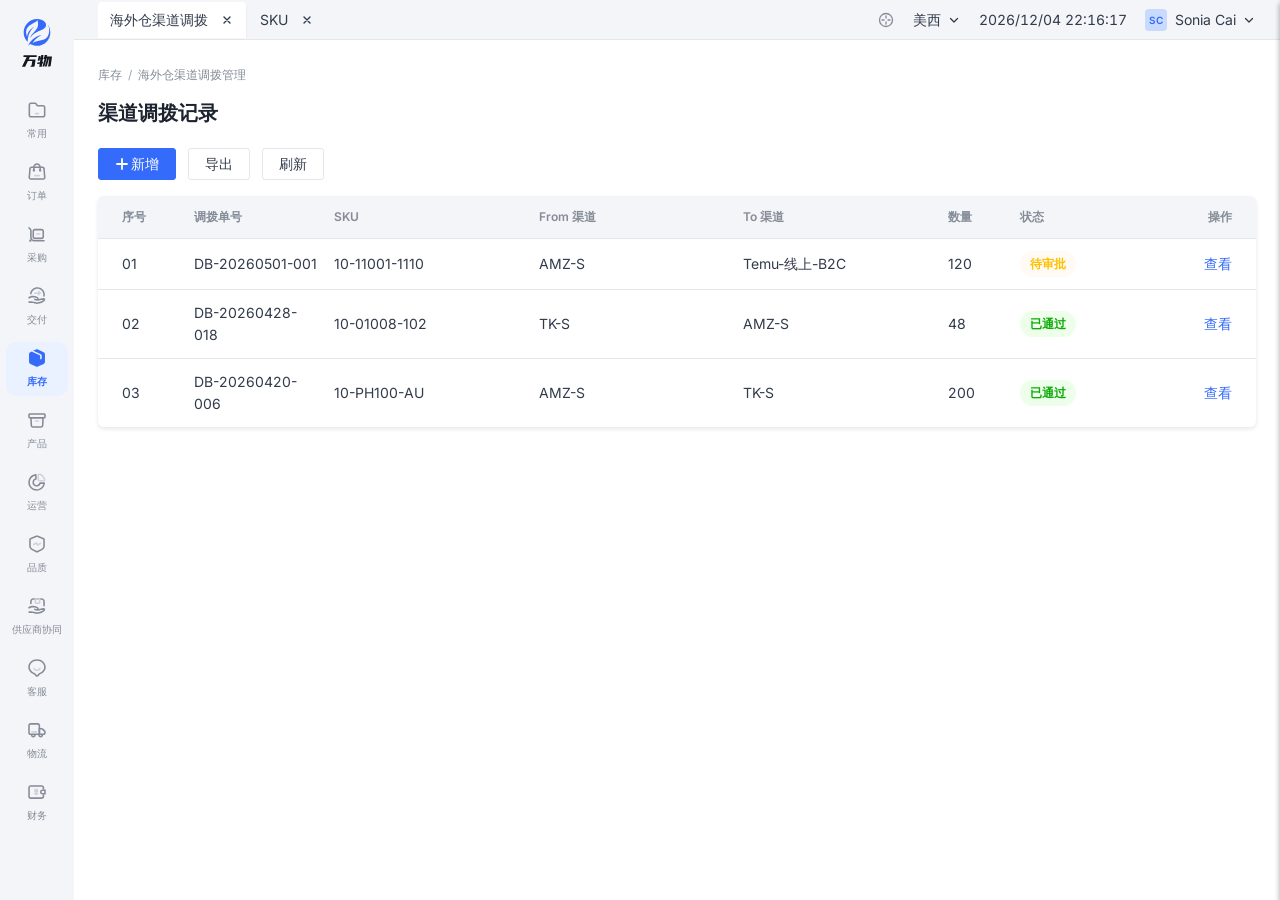
<file: ERP UI-skill/demos/channel-transfer.html>
<!DOCTYPE html>
<html lang="zh-CN">
<head>
  <meta charset="UTF-8" />
  <meta name="viewport" content="width=device-width, initial-scale=1.0" />
  <title>渠道调拨 · channel-transfer</title>
  <link rel="preconnect" href="https://fonts.googleapis.com" />
  <link rel="preconnect" href="https://fonts.gstatic.com" crossorigin />
  <link href="https://fonts.googleapis.com/css2?family=Inter:wght@400;600&display=swap" rel="stylesheet" />
  <link rel="stylesheet" href="../ASSETS/design-tokens.css" />
  <style>
    *, *::before, *::after { box-sizing: border-box; margin: 0; padding: 0; }
    body { font-family: var(--font-family); font-size: var(--font-size-regular); line-height: var(--line-height-regular); color: var(--color-text-body); background: var(--color-bg-page); -webkit-font-smoothing: antialiased; }
    button, input, select, textarea { font-family: var(--font-family); }

    .page-shell { display: flex; height: 100vh; overflow: hidden; }
    .erp-sidebar {
      width: var(--layout-nav-rail-width);
      flex-shrink: 0;
      background: var(--color-bg-page);
      display: flex;
      flex-direction: column;
      align-items: stretch;
      overflow-y: auto;
      overflow-x: hidden;
    }
    .nav-rail-logo {
      flex-shrink: 0;
      height: var(--nav-logo-zone-height);
      display: flex;
      flex-direction: column;
      align-items: center;
      justify-content: center;
      gap: 6px;
      padding: 14px 19px;
    }
    .nav-rail-brand-logo { display: block; max-width: 52px; max-height: 52px; width: auto; height: auto; object-fit: contain; }
    .nav-rail-item {
      margin: 0 var(--nav-rail-item-outer-padding-x);
      padding: var(--nav-rail-item-outer-padding-y) 0;
      border: none;
      background: transparent;
      cursor: pointer;
      color: var(--color-text-secondary);
    }
    .nav-rail-inner {
      display: flex;
      flex-direction: column;
      align-items: center;
      gap: var(--nav-rail-icon-label-gap);
      padding: var(--nav-rail-item-inner-padding);
      border-radius: var(--radius-large);
      transition: background 0.12s, color 0.12s;
    }
    .nav-rail-icon-slot { width: 20px; height: 20px; flex-shrink: 0; display: flex; align-items: center; justify-content: center; }
    .nav-rail-icon-img { width: 20px; height: 20px; display: block; object-fit: contain; }
    .nav-rail-label {
      font-size: var(--font-size-nav-rail-label);
      line-height: var(--line-height-nav-rail-label);
      font-weight: var(--font-weight-regular);
      text-align: center;
      max-width: 62px;
    }
    .nav-rail-item:hover:not(.active) .nav-rail-inner { background: var(--color-gray-2); }
    .nav-rail-item.active { color: var(--color-primary); }
    .nav-rail-item.active .nav-rail-inner { background: var(--color-primary-bg); }
    .nav-rail-item.active .nav-rail-label { font-weight: var(--font-weight-semibold); }

    .erp-main { flex: 1; display: flex; flex-direction: column; overflow: hidden; position: relative; min-width: 0; background: var(--color-bg-container); }
    .erp-chrome {
      height: var(--layout-chrome-header-height);
      flex-shrink: 0;
      background: var(--color-bg-page);
      border-bottom: 1px solid var(--color-border-default);
      display: flex;
      align-items: center;
      justify-content: space-between;
      padding: 0 var(--spacing-loose);
      gap: var(--spacing-base);
    }
    .tab-strip { display: flex; align-items: flex-end; gap: var(--nav-tab-gap); min-width: 0; flex: 1; overflow-x: auto; }
    .erp-tab {
      flex-shrink: 0;
      display: flex;
      align-items: center;
      gap: 12px;
      height: var(--layout-tab-bar-height);
      padding: 8px 12px;
      border: none;
      border-radius: var(--radius-chrome-tab) var(--radius-chrome-tab) 0 0;
      background: transparent;
      font-size: var(--font-size-regular);
      color: var(--color-text-body);
      cursor: pointer;
      font-family: var(--font-family);
      line-height: 22px;
      transition: background 0.12s, box-shadow 0.12s;
    }
    .erp-tab:hover:not(.active) { background: var(--color-chrome-tab-hover-bg); }
    .erp-tab.active { background: var(--color-bg-container); box-shadow: var(--shadow-tab-lift); }
    .erp-tab-close {
      display: flex;
      align-items: center;
      justify-content: center;
      width: 14px;
      height: 14px;
      padding: 0;
      border: none;
      background: none;
      color: inherit;
      cursor: pointer;
      border-radius: 2px;
    }
    .erp-tab-close:hover { background: var(--color-gray-2); }
    .erp-chrome-right {
      flex-shrink: 0;
      display: flex;
      align-items: center;
      gap: var(--nav-chrome-cluster-gap);
    }
    .chrome-icon-btn {
      width: var(--nav-chrome-icon-size);
      height: var(--nav-chrome-icon-size);
      padding: 0;
      border: none;
      background: none;
      color: var(--color-text-secondary);
      cursor: pointer;
      display: flex;
      align-items: center;
      justify-content: center;
      border-radius: var(--radius-small);
    }
    .chrome-icon-btn:hover { background: var(--color-gray-2); color: var(--color-text-body); }
    .chrome-locale {
      display: inline-flex;
      align-items: center;
      gap: 4px;
      padding: 0;
      border: none;
      background: none;
      font-size: var(--font-size-regular);
      line-height: 22px;
      color: var(--color-text-body);
      cursor: pointer;
      font-family: var(--font-family);
    }
    .chrome-time { font-size: var(--font-size-regular); line-height: 22px; color: var(--color-text-body); font-variant-numeric: tabular-nums; white-space: nowrap; }
    .chrome-user {
      display: inline-flex;
      align-items: center;
      gap: 8px;
      padding: 0;
      border: none;
      background: none;
      cursor: pointer;
      font-family: var(--font-family);
    }
    .chrome-avatar {
      width: var(--nav-user-avatar-size);
      height: var(--nav-user-avatar-size);
      border-radius: var(--nav-user-avatar-radius);
      background: var(--color-brand-2);
      color: var(--color-primary);
      font-size: 10px;
      font-weight: var(--font-weight-semibold);
      display: flex;
      align-items: center;
      justify-content: center;
    }
    .chrome-user-name {
      display: inline-flex;
      align-items: center;
      gap: 4px;
      font-size: var(--font-size-regular);
      line-height: 22px;
      color: var(--color-text-body);
    }

    .list-content { flex: 1; padding: var(--spacing-loose); overflow-y: auto; }
    .breadcrumb {
      font-size: var(--font-size-small);
      color: var(--color-text-secondary);
      margin-bottom: var(--spacing-base);
      line-height: 22px;
    }
    .breadcrumb a { color: var(--color-text-secondary); text-decoration: none; }
    .breadcrumb a:hover { color: var(--color-primary); }
    .breadcrumb-sep { margin: 0 6px; color: var(--color-text-disabled); }
    .page-title {
      font-size: var(--font-size-h5);
      font-weight: var(--font-weight-semibold);
      color: var(--color-text-heading-2);
      margin-bottom: var(--spacing-loose);
    }
    .list-toolbar { display: flex; align-items: center; gap: var(--spacing-base-tight); margin-bottom: var(--spacing-base); flex-wrap: wrap; }
    .list-bg { background: var(--color-white); border-radius: var(--radius-medium); box-shadow: var(--shadow-1); overflow: hidden; }
    /* 操作类列表表头（page-list 列表骨架） */
    .list-head { display: flex; padding: 10px var(--spacing-base); background: var(--color-gray-1); border-bottom: 1px solid var(--color-border-default); font-size: var(--font-size-small); font-weight: var(--font-weight-semibold); color: var(--color-text-secondary); }
    .col { flex: 1; padding: 0 var(--spacing-tight); min-width: 0; }
    .col-sm { flex: 0 0 72px; padding: 0 var(--spacing-tight); }
    .col-md { flex: 0 0 140px; padding: 0 var(--spacing-tight); }
    .col-op { flex: 0 0 88px; padding: 0 var(--spacing-tight); text-align: right; }
    .list-row { display: flex; padding: 12px var(--spacing-base); border-bottom: 1px solid var(--color-border-default); font-size: var(--font-size-regular); color: var(--color-text-body); align-items: center; }
    .list-row:hover { background: var(--color-gray-1); }
    .list-row:last-child { border-bottom: none; }
    .link-btn {
      background: none;
      border: none;
      padding: 0;
      font-size: var(--font-size-regular);
      color: var(--color-primary);
      cursor: pointer;
      font-family: var(--font-family);
    }
    .link-btn:hover { text-decoration: underline; }

    #drawerMask { z-index: 100; }
    #drawer { z-index: 101; }
    #createMask { z-index: 150; }
    #createDrawer { z-index: 151; }
    /* 编辑抽屉不设只读抽屉的 min-width（表单区更宽） */
    #createDrawer.drawer { min-width: unset; }

    .drawer-mask { position: fixed; inset: 0; background: rgba(19,23,31,0.45); opacity: 0; transition: opacity 0.25s; pointer-events: none; }
    .drawer-mask.visible { opacity: 1; pointer-events: auto; }
    .drawer {
      position: fixed;
      top: 0;
      right: 0;
      bottom: 0;
      width: max-content;
      max-width: var(--drawer-width-max);
      min-width: min(480px, 100vw);
      background: var(--color-white);
      box-shadow: var(--shadow-3);
      display: flex;
      flex-direction: column;
      transform: translateX(100%);
      transition: transform 0.28s cubic-bezier(0.4,0,0.2,1);
    }
    .drawer.open { transform: translateX(0); }
    .drawer-header {
      flex-shrink: 0;
      height: 56px;
      border-bottom: 1px solid var(--color-border-default);
      display: flex;
      align-items: center;
      gap: var(--spacing-base);
      padding: 0 var(--spacing-loose);
    }
    .drawer-close {
      width: 20px;
      height: 20px;
      border: none;
      background: none;
      color: var(--color-text-body);
      cursor: pointer;
      display: flex;
      align-items: center;
      justify-content: center;
      flex-shrink: 0;
    }
    .drawer-close:hover { color: var(--color-text-heading-1); }
    /* 操作类表单 / 只读抽屉顶栏标题（form-standard / view-form-standard） */
    .drawer-title { font-size: var(--font-size-h6); font-weight: var(--font-weight-semibold); color: var(--color-text-heading-2); }
    .drawer-body {
      flex: 1;
      min-height: 0;
      overflow-y: auto;
      padding: var(--spacing-loose);
      display: flex;
      flex-direction: column;
    }
    #createDrawer .drawer-body { gap: 0; }

    /* ── 新增渠道调拨编辑表单 ── */
    .form-field { display: flex; flex-direction: column; gap: var(--spacing-base-tight); }
    .form-row { display: flex; flex-wrap: wrap; gap: var(--spacing-loose) var(--spacing-base-loose); }
    .form-label { font-size: var(--font-size-regular); color: var(--color-text-body); display: flex; align-items: center; gap: 2px; }
    .req { color: var(--color-error); }
    .form-control { display: block; height: var(--control-height-md); padding: 0 var(--spacing-base); border: 1px solid var(--color-border-default); border-radius: var(--radius-small); font-size: var(--font-size-regular); color: var(--color-text-body); background: var(--color-bg-container); outline: none; transition: border-color 0.15s, box-shadow 0.15s; appearance: none; -webkit-appearance: none; }
    .form-control:focus { border-color: var(--color-primary-focus); box-shadow: 0 0 0 2px rgba(52,107,250,0.12); }
    .form-control::placeholder { color: var(--color-text-secondary); }
    textarea.form-control { height: auto; min-height: 80px; padding: var(--spacing-tight) var(--spacing-base); resize: vertical; line-height: var(--line-height-regular); }
    .select-wrap { position: relative; display: inline-block; }
    .select-wrap::after { content: ''; position: absolute; right: 10px; top: 50%; transform: translateY(-50%); border: 4px solid transparent; border-top-color: var(--color-text-secondary); border-bottom: none; pointer-events: none; }
    .w-medium { width: var(--input-width-medium); }
    .w-long { width: var(--input-width-long); }

    .cs-wrap { position: relative; display: inline-block; }
    .cs-trigger {
      height: var(--control-height-md);
      border: 1px solid var(--color-border-default);
      border-radius: var(--radius-small);
      display: flex; align-items: center;
      padding: 0 var(--spacing-base);
      cursor: pointer; background: var(--color-white);
      transition: border-color 0.15s, box-shadow 0.15s;
      user-select: none;
    }
    .cs-trigger:hover { border-color: var(--color-primary-focus); }
    .cs-trigger.open { border-color: var(--color-primary-focus); box-shadow: 0 0 0 2px rgba(52,107,250,0.12); }
    .cs-value { flex: 1; font-size: var(--font-size-regular); color: var(--color-text-secondary); overflow: hidden; text-overflow: ellipsis; white-space: nowrap; }
    .cs-value.selected { color: var(--color-text-body); }
    .cs-clear { display: none; align-items: center; justify-content: center; width: 16px; height: 16px; border-radius: 50%; color: var(--color-text-secondary); margin-right: 2px; flex-shrink: 0; cursor: pointer; }
    .cs-clear:hover { background: var(--color-gray-3); color: var(--color-text-body); }
    .cs-wrap:hover .cs-clear.show { display: flex; }
    .cs-wrap:hover .cs-clear.show ~ .cs-arrow { display: none; }
    .cs-arrow { flex-shrink: 0; width: 16px; height: 16px; display: flex; align-items: center; justify-content: center; color: var(--color-text-secondary); transition: transform 0.15s; }
    .cs-trigger.open .cs-arrow { transform: rotate(180deg); }
    .cs-panel {
      position: absolute; top: calc(100% + 4px); left: 0;
      min-width: 100%;
      background: var(--color-white);
      border: 1px solid var(--color-border-default);
      border-radius: var(--radius-medium);
      box-shadow: var(--shadow-3);
      z-index: 999;
      display: none;
      flex-direction: column;
      padding: 6px;
      max-height: 350px;
    }
    .cs-panel.open { display: flex; }
    .cs-search-wrap { position: relative; flex-shrink: 0; margin-bottom: 6px; }
    .cs-search {
      width: 100%; height: var(--control-height-md);
      border: 1px solid var(--color-border-default);
      border-radius: var(--radius-small);
      padding: 0 32px 0 var(--spacing-tight);
      font-size: var(--font-size-regular); font-family: var(--font-family);
      color: var(--color-text-body); background: var(--color-bg-container); outline: none;
    }
    .cs-search:focus { border-color: var(--color-primary-focus); }
    .cs-search::placeholder { color: var(--color-text-secondary); }
    .cs-search-icon { position: absolute; right: 8px; top: 50%; transform: translateY(-50%); color: var(--color-text-secondary); pointer-events: none; }
    .cs-list { overflow-y: auto; flex: 1; }
    .cs-item {
      display: flex; flex-direction: column; justify-content: center;
      padding: 0 var(--spacing-tight);
      border-radius: var(--radius-small);
      cursor: pointer; transition: background 0.1s;
      min-height: var(--control-height-md);
    }
    .cs-item:hover { background: var(--color-gray-1); }
    .cs-item.selected { background: var(--color-primary-bg); }
    .cs-item.selected .cs-item-main { color: var(--color-primary); }
    .cs-item--double { min-height: 50px; padding: 5px var(--spacing-tight); }
    .cs-item-main { font-size: var(--font-size-regular); color: var(--color-text-body); white-space: nowrap; overflow: hidden; text-overflow: ellipsis; }
    .cs-item-sub { font-size: 12px; color: var(--color-text-secondary); margin-top: 2px; white-space: nowrap; overflow: hidden; text-overflow: ellipsis; }
    .cs-empty { padding: var(--spacing-base); text-align: center; font-size: var(--font-size-small); color: var(--color-text-secondary); }
    .cs-group-head {
      display: flex; align-items: center; gap: 4px;
      padding: 0 var(--spacing-tight);
      height: var(--control-height-md);
      cursor: pointer; border-radius: var(--radius-small);
      font-size: var(--font-size-regular); color: var(--color-text-body);
      transition: background 0.1s;
    }
    .cs-group-head:hover { background: var(--color-gray-1); }
    .cs-group-icon { flex-shrink: 0; color: var(--color-text-secondary); transition: transform 0.15s; }
    .cs-group-icon.collapsed { transform: rotate(-90deg); }
    .cs-group-children { overflow: hidden; }
    .cs-group-children.hidden { display: none; }
    .cs-item--child { padding-left: 28px; }

    .sku-group { display: flex; flex-direction: column; }
    .stock-panel { display: none; }
    .stock-panel.visible { display: block; margin-top: var(--spacing-base); }
    .stock-panel-wrap {
      background: var(--color-bg-page);
      padding: var(--spacing-loose);
      border-radius: 0;
      box-shadow: none;
    }
    .stock-panel-box { background: var(--color-bg-container); border: 1px solid var(--color-border-default); border-radius: 0; box-shadow: none; }
    .stock-panel-head { display: flex; align-items: center; justify-content: space-between; padding: var(--spacing-base) var(--spacing-base-loose); background: var(--color-bg-container); border-bottom: 1px solid var(--color-border-default); }
    .stock-panel-head-left { display: flex; align-items: center; gap: var(--spacing-tight); font-size: var(--font-size-regular); font-weight: var(--font-weight-semibold); color: var(--color-text-body); }
    .sku-badge { background: var(--color-primary-bg); color: var(--color-primary); padding: 1px 8px; border-radius: var(--radius-full); font-size: var(--font-size-small); font-weight: var(--font-weight-semibold); }
    .stock-panel-head-right { font-size: var(--font-size-small); color: var(--color-text-secondary); display: flex; align-items: center; gap: 4px; }
    .filter-bar { display: flex; align-items: center; gap: var(--spacing-base-tight); padding: var(--spacing-base) var(--spacing-base-loose); border-bottom: 1px solid var(--color-border-default); flex-wrap: wrap; }
    .filter-label { font-size: var(--font-size-regular); color: var(--color-text-body); white-space: nowrap; }
    .reset-link { display: inline-flex; align-items: center; gap: 4px; background: none; border: none; cursor: pointer; color: var(--color-text-secondary); font-size: var(--font-size-regular); margin-left: auto; padding: 0; }
    .reset-link:hover { color: var(--color-primary); }
    .stock-table { width: 100%; border-collapse: collapse; font-size: var(--font-size-regular); }
    .stock-table thead { background: var(--color-bg-container); }
    .stock-table th { padding: 12px var(--spacing-base); text-align: left; font-size: var(--font-size-small); font-weight: var(--font-weight-semibold); color: var(--color-text-secondary); border-bottom: 1px solid var(--color-border-default); white-space: nowrap; }
    .stock-table th.ar { text-align: right; }
    .stock-table td { padding: 12px var(--spacing-base); border-bottom: 1px solid var(--color-border-default); color: var(--color-text-body); vertical-align: middle; cursor: pointer; }
    .stock-table td.ar { text-align: right; }
    .stock-table tbody tr:hover { background: var(--color-brand-1); }
    .stock-table tbody tr.selected { background: var(--color-primary-bg); }
    .stock-table tbody tr:last-child td { border-bottom: none; }
    .stock-table .empty-td { text-align: center; padding: var(--spacing-extra-loose) !important; color: var(--color-text-secondary); }
    .radio-col { width: 48px; }
    input[type="radio"] { width: 16px; height: 16px; accent-color: var(--color-primary); cursor: pointer; }
    .num { font-variant-numeric: tabular-nums; }
    .num-warn { color: var(--color-warning); font-weight: var(--font-weight-semibold); }
    .num-danger { color: var(--color-error); font-weight: var(--font-weight-semibold); }
    .num-ok { font-weight: var(--font-weight-semibold); }
    .pagination-bar { display: flex; align-items: center; justify-content: space-between; padding: 10px var(--spacing-base); border-bottom: 1px solid var(--color-border-default); font-size: var(--font-size-small); color: var(--color-text-secondary); }
    .page-nav { display: flex; align-items: center; gap: var(--spacing-extra-tight); }
    .page-btn { width: 32px; height: 32px; border: 1px solid var(--color-border-default); border-radius: var(--radius-small); background: var(--color-white); color: var(--color-text-body); display: flex; align-items: center; justify-content: center; cursor: pointer; transition: border-color 0.12s, color 0.12s; }
    .page-btn:hover:not(:disabled) { border-color: var(--color-primary); color: var(--color-primary); }
    .page-btn:disabled { color: var(--color-text-disabled); cursor: not-allowed; }
    .page-cur { width: 44px; height: 32px; border: 1px solid var(--color-primary); border-radius: var(--radius-small); background: var(--color-primary-bg); color: var(--color-primary); display: flex; align-items: center; justify-content: center; font-size: var(--font-size-small); }
    .selected-row { display: none; align-items: center; justify-content: space-between; padding: var(--spacing-base) var(--spacing-base-loose); border-top: 1px solid var(--color-border-default); }
    .selected-row.visible { display: flex; }
    .selected-info { display: flex; align-items: center; gap: var(--spacing-base); font-size: var(--font-size-regular); }
    .sel-name { font-weight: var(--font-weight-semibold); }
    .sel-stock { color: var(--color-text-secondary); }
    .qty-group { display: flex; flex-direction: column; align-items: flex-end; gap: 3px; }
    .qty-inline { display: flex; align-items: center; gap: var(--spacing-tight); }
    .qty-label { font-size: var(--font-size-regular); white-space: nowrap; }
    .qty-input { width: var(--input-width-number); height: var(--control-height-md); padding: 0 var(--spacing-tight); border: 1px solid var(--color-border-default); border-radius: var(--radius-small); font-size: var(--font-size-regular); color: var(--color-text-body); background: var(--color-bg-container); outline: none; transition: border-color 0.15s, box-shadow 0.15s; }
    .qty-input:focus { border-color: var(--color-primary-focus); box-shadow: 0 0 0 2px rgba(52,107,250,0.12); }
    .qty-input.is-error { border-color: var(--color-error); }
    .qty-err { display: none; align-items: center; gap: 3px; font-size: 12px; color: var(--color-error); }
    .qty-err.visible { display: flex; }
    .tag { display: inline-flex; align-items: center; padding: 1px 8px; border-radius: var(--radius-tag); font-size: var(--font-size-small); color: var(--color-text-body); white-space: nowrap; }
    .tag-ext-1 { background: var(--color-brand-2); }
    .tag-ext-2 { background: var(--color-turquoise-2); }
    .tag-ext-3 { background: var(--color-cyan-2); }
    .tag-ext-4 { background: var(--color-green-2); }
    .tag-ext-5 { background: var(--color-gold-2); }
    /* view-form-standard.md §2：只读 KV — 上标题、下详情、左对齐；标题→详情 12px；相邻字段块 24px */
    .kv-stack { display: flex; flex-direction: column; gap: var(--spacing-loose); }
    .kv-field {
      display: flex;
      flex-direction: column;
      align-items: flex-start;
      gap: var(--spacing-base-tight);
      font-size: var(--font-size-regular);
      line-height: var(--line-height-regular);
      text-align: left;
    }
    .kv-label {
      align-self: flex-start;
      color: var(--color-gray-7);
      font-weight: var(--font-weight-regular);
    }
    .kv-value {
      align-self: flex-start;
      width: 100%;
      max-width: 100%;
      color: var(--color-text-body);
      word-break: break-word;
      text-align: left;
    }
    .kv-value.muted { color: var(--color-text-secondary); }
    /* 双列一行：两格各为「上标题、下详情」，列间距 24px */
    .kv-pair {
      display: grid;
      grid-template-columns: 1fr 1fr;
      column-gap: var(--spacing-loose);
      align-items: start;
    }
    .kv-pair > .kv-field { min-width: 0; }
    .status-pill {
      display: inline-flex;
      align-items: center;
      padding: 2px 10px;
      border-radius: var(--radius-tag);
      font-size: var(--font-size-small);
      font-weight: var(--font-weight-semibold);
      white-space: nowrap;
    }
    .status-pill.pending { background: var(--color-warning-bg); color: var(--color-warning); }
    .status-pill.done { background: var(--color-success-bg); color: var(--color-success); }
    .drawer-footer {
      flex-shrink: 0;
      height: 56px;
      border-top: 1px solid var(--color-border-default);
      padding: 0 var(--spacing-loose);
      display: flex;
      justify-content: flex-end;
      align-items: center;
      gap: var(--spacing-base-tight);
      background: var(--color-white);
    }
    .btn {
      display: inline-flex;
      align-items: center;
      justify-content: center;
      gap: var(--spacing-super-tight);
      height: var(--control-height-md);
      padding: 0 var(--spacing-base);
      border-radius: var(--radius-small);
      font-size: var(--font-size-regular);
      border: 1px solid transparent;
      white-space: nowrap;
      cursor: pointer;
      transition: background 0.15s, border-color 0.15s, color 0.15s;
      font-family: var(--font-family);
    }
    .btn-primary { background: var(--color-primary); color: var(--color-text-inverse); border-color: var(--color-primary); }
    .btn-primary:hover { background: var(--color-primary-hover); border-color: var(--color-primary-hover); }
    .btn-default { background: var(--color-white); color: var(--color-text-body); border-color: var(--color-border-default); }
    .btn-default:hover { border-color: var(--color-primary); color: var(--color-primary); }
  </style>
</head>
<body>
<div class="page-shell">
  <aside class="erp-sidebar" id="erpNavSidebar" aria-label="一级导航"></aside>

  <div class="erp-main">
    <header class="erp-chrome">
      <div class="tab-strip" role="tablist" aria-label="页签">
        <button type="button" class="erp-tab active" role="tab" aria-selected="true"><span>海外仓渠道调拨</span><span class="erp-tab-close" aria-label="关闭页签" onclick="event.stopPropagation()"><svg width="10" height="10" viewBox="0 0 10 10" fill="none"><path d="M2 2l6 6M8 2L2 8" stroke="currentColor" stroke-width="1.4" stroke-linecap="round"/></svg></span></button>
        <button type="button" class="erp-tab" role="tab" aria-selected="false"><span>SKU</span><span class="erp-tab-close" aria-label="关闭页签" onclick="event.stopPropagation()"><svg width="10" height="10" viewBox="0 0 10 10" fill="none"><path d="M2 2l6 6M8 2L2 8" stroke="currentColor" stroke-width="1.4" stroke-linecap="round"/></svg></span></button>
      </div>
      <div class="erp-chrome-right">
        <button type="button" class="chrome-icon-btn" title="智能助手" aria-label="智能助手"><svg width="18" height="18" viewBox="0 0 18 18" fill="none"><circle cx="9" cy="9" r="6.5" stroke="currentColor" stroke-width="1.3"/><path d="M9 5v2M9 11v2M5 9h2M11 9h2" stroke="currentColor" stroke-width="1.3" stroke-linecap="round"/></svg></button>
        <button type="button" class="chrome-locale">美西<svg width="14" height="14" viewBox="0 0 14 14" fill="none" style="margin-left:2px;vertical-align:middle" aria-hidden="true"><path d="M3.5 5.5L7 9l3.5-3.5" stroke="currentColor" stroke-width="1.3" stroke-linecap="round" stroke-linejoin="round"/></svg></button>
        <span class="chrome-time" id="chromeTime">2026/05/01 00:00:00</span>
        <button type="button" class="chrome-user" aria-label="账户菜单">
          <span class="chrome-avatar" aria-hidden="true">SC</span>
          <span class="chrome-user-name">Sonia Cai<svg width="14" height="14" viewBox="0 0 14 14" fill="none" style="margin-left:2px;vertical-align:middle" aria-hidden="true"><path d="M3.5 5.5L7 9l3.5-3.5" stroke="currentColor" stroke-width="1.3" stroke-linecap="round" stroke-linejoin="round"/></svg></span>
        </button>
      </div>
    </header>

    <div class="list-content">
      <nav class="breadcrumb" aria-label="面包屑">
        <a href="#">库存</a><span class="breadcrumb-sep">/</span><span>海外仓渠道调拨管理</span>
      </nav>
      <h1 class="page-title">渠道调拨记录</h1>

      <div class="list-toolbar">
        <button class="btn btn-primary" type="button" onclick="openCreateDrawer()">
          <svg width="14" height="14" viewBox="0 0 14 14" fill="none" aria-hidden="true"><path d="M7 2v10M2 7h10" stroke="currentColor" stroke-width="1.8" stroke-linecap="round"/></svg>
          新增
        </button>
        <button class="btn btn-default" type="button">导出</button>
        <button class="btn btn-default" type="button">刷新</button>
      </div>

      <div class="list-bg" role="region" aria-label="调拨记录表">
        <div class="list-head">
          <div class="col-sm">序号</div>
          <div class="col-md">调拨单号</div>
          <div class="col">SKU</div>
          <div class="col">From 渠道</div>
          <div class="col">To 渠道</div>
          <div class="col-sm">数量</div>
          <div class="col-md">状态</div>
          <div class="col-op">操作</div>
        </div>
        <div class="list-row" data-idx="0">
          <div class="col-sm">01</div>
          <div class="col-md">DB-20260501-001</div>
          <div class="col">10-11001-1110</div>
          <div class="col">AMZ-S</div>
          <div class="col">Temu-线上-B2C</div>
          <div class="col-sm">120</div>
          <div class="col-md"><span class="status-pill pending">待审批</span></div>
          <div class="col-op"><button type="button" class="link-btn" onclick="openView(0)">查看</button></div>
        </div>
        <div class="list-row" data-idx="1">
          <div class="col-sm">02</div>
          <div class="col-md">DB-20260428-018</div>
          <div class="col">10-01008-102</div>
          <div class="col">TK-S</div>
          <div class="col">AMZ-S</div>
          <div class="col-sm">48</div>
          <div class="col-md"><span class="status-pill done">已通过</span></div>
          <div class="col-op"><button type="button" class="link-btn" onclick="openView(1)">查看</button></div>
        </div>
        <div class="list-row" data-idx="2">
          <div class="col-sm">03</div>
          <div class="col-md">DB-20260420-006</div>
          <div class="col">10-PH100-AU</div>
          <div class="col">AMZ-S</div>
          <div class="col">TK-S</div>
          <div class="col-sm">200</div>
          <div class="col-md"><span class="status-pill done">已通过</span></div>
          <div class="col-op"><button type="button" class="link-btn" onclick="openView(2)">查看</button></div>
        </div>
      </div>
    </div>
  </div>

  <div class="drawer-mask" id="createMask" onclick="closeCreateDrawer()"></div>
  <div class="drawer" id="createDrawer" role="dialog" aria-modal="true" aria-labelledby="createDrawerTitle" aria-hidden="true">
    <div class="drawer-header">
      <button type="button" class="drawer-close" onclick="closeCreateDrawer()" aria-label="关闭">
        <svg width="20" height="20" viewBox="0 0 20 20" fill="none"><path d="M4 4l12 12M16 4L4 16" stroke="currentColor" stroke-width="1.8" stroke-linecap="round"/></svg>
      </button>
      <h2 class="drawer-title" id="createDrawerTitle">新增渠道调拨记录</h2>
    </div>
    <div class="drawer-body">
      <div class="sku-group">
        <div class="form-field">
          <label class="form-label"><span class="req">*</span>&nbsp;SKU</label>
          <div id="ct_skuSelectMount"></div>
        </div>
        <div class="stock-panel" id="ct_stockPanel">
          <div class="stock-panel-wrap">
            <div class="stock-panel-box">
              <div class="stock-panel-head">
                <div class="stock-panel-head-left">
                  <svg width="14" height="14" viewBox="0 0 14 14" fill="none"><path d="M7 1L13 4v6l-6 3L1 10V4l6-3Z" stroke="var(--color-primary)" stroke-width="1.4" stroke-linejoin="round"/></svg>
                  渠道库存 · <span class="sku-badge" id="ct_currentSkuBadge"></span>
                </div>
                <div class="stock-panel-head-right">
                  <svg width="12" height="12" viewBox="0 0 12 12" fill="none"><path d="M6 1v10M6 11 3 8M6 11l3-3" stroke="currentColor" stroke-width="1.4" stroke-linecap="round" stroke-linejoin="round"/></svg>
                  已按可用库存从高到低排列
                </div>
              </div>
              <div class="filter-bar">
                <span class="filter-label">From 渠道</span>
                <div id="ct_filterChannelMount"></div>
                <span class="filter-label">仓库名称</span>
                <div id="ct_filterWarehouseMount"></div>
                <button type="button" class="reset-link" onclick="ctResetFilter()">
                  <svg width="16" height="16" viewBox="0 0 16 16" fill="none"><path d="M2 8a6 6 0 1 1 1.2 3.6" stroke="currentColor" stroke-width="1.4" stroke-linecap="round"/><path d="M2 12V8h4" stroke="currentColor" stroke-width="1.4" stroke-linecap="round" stroke-linejoin="round"/></svg>
                  重置
                </button>
              </div>
              <table class="stock-table">
                <thead><tr><th class="radio-col"></th><th>渠道</th><th>仓库</th><th class="ar">可用库存</th></tr></thead>
                <tbody id="ct_stockTbody"></tbody>
              </table>
              <div class="pagination-bar">
                <span id="ct_pgTotal">—</span>
                <div class="page-nav">
                  <button type="button" class="page-btn" id="ct_prevBtn" onclick="ctChangePage(-1)" disabled><svg width="14" height="14" viewBox="0 0 14 14" fill="none"><path d="M9 3L5 7l4 4" stroke="currentColor" stroke-width="1.4" stroke-linecap="round" stroke-linejoin="round"/></svg></button>
                  <div class="page-cur" id="ct_pgIndicator">1/1</div>
                  <button type="button" class="page-btn" id="ct_nextBtn" onclick="ctChangePage(1)"><svg width="14" height="14" viewBox="0 0 14 14" fill="none"><path d="M5 3l4 4-4 4" stroke="currentColor" stroke-width="1.4" stroke-linecap="round" stroke-linejoin="round"/></svg></button>
                </div>
              </div>
              <div class="selected-row" id="ct_selectedRow">
                <div class="selected-info">
                  <span>已选择：</span><span class="sel-name" id="ct_selName">—</span>
                  <span class="sel-stock" id="ct_selStock"></span>
                </div>
                <div class="qty-group">
                  <div class="qty-inline">
                    <label class="qty-label"><span class="req">*</span>&nbsp;调拨数量：</label>
                    <input type="number" class="qty-input" id="ct_qtyInput" min="1" placeholder="数量" oninput="ctValidateQty(this)" />
                  </div>
                  <div class="qty-err" id="ct_qtyErr">
                    <svg width="12" height="12" viewBox="0 0 12 12" fill="none"><circle cx="6" cy="6" r="5.5" stroke="currentColor" stroke-width="1.2"/><path d="M6 4v3" stroke="currentColor" stroke-width="1.2" stroke-linecap="round"/><circle cx="6" cy="8.5" r=".7" fill="currentColor"/></svg>
                    调拨数量超过可用库存
                  </div>
                </div>
              </div>
            </div>
          </div>
        </div>
      </div>
      <div style="height:24px;flex-shrink:0" aria-hidden="true"></div>
      <div class="form-row">
        <div class="form-field">
          <label class="form-label"><span class="req">*</span>&nbsp;To 渠道</label>
          <div id="ct_channelCascaderMount"></div>
        </div>
        <div class="form-field">
          <label class="form-label"><span class="req">*</span>&nbsp;调拨日期</label>
          <input type="date" class="form-control w-medium" id="ct_transferDate" value="2026-04-27" min="2026-04-27" />
        </div>
      </div>
      <div style="height:24px;flex-shrink:0" aria-hidden="true"></div>
      <div class="form-field">
        <label class="form-label"><span class="req">*</span>&nbsp;审批人</label>
        <div id="ct_approverSelectMount"></div>
      </div>
      <div style="height:24px;flex-shrink:0" aria-hidden="true"></div>
      <div class="form-field">
        <label class="form-label">备注</label>
        <textarea class="form-control w-long" id="ct_remark" placeholder="请输入备注" maxlength="200" rows="3"></textarea>
      </div>
    </div>
    <div class="drawer-footer">
      <button type="button" class="btn btn-default" onclick="closeCreateDrawer()">取消</button>
      <button type="button" class="btn btn-default" onclick="ctHandleSaveNext()">新增下一条</button>
      <button type="button" class="btn btn-primary" onclick="ctHandleSubmit()">确定</button>
    </div>
  </div>

  <div class="drawer-mask" id="drawerMask" onclick="closeDrawer()"></div>
  <div class="drawer" id="drawer" role="dialog" aria-modal="true" aria-labelledby="drawerTitle">
    <div class="drawer-header">
      <button type="button" class="drawer-close" onclick="closeDrawer()" aria-label="关闭">
        <svg width="20" height="20" viewBox="0 0 20 20" fill="none"><path d="M4 4l12 12M16 4L4 16" stroke="currentColor" stroke-width="1.8" stroke-linecap="round"/></svg>
      </button>
      <h2 class="drawer-title" id="drawerTitle">查看渠道调拨记录</h2>
    </div>
    <div class="drawer-body">
      <div class="kv-stack" id="kvMount"></div>
    </div>
    <div class="drawer-footer">
      <button type="button" class="btn btn-default" onclick="closeDrawer()">取消</button>
      <button type="button" class="btn btn-primary" onclick="closeDrawer()">确定</button>
    </div>
  </div>
</div>

<script>window.ERP_NAV_ACTIVE_KEY = 'inventory';</script>
<script src="../ASSETS/erp-nav-rail-figma.js"></script>
<script>
/**
 * 渠道调拨：`demos/channel-transfer.html`
 * 列表 + 工具栏「新增」编辑抽屉 + 行内「查看」只读 KV 抽屉（互斥）。
 * 只读版式：view-form-standard.md §2
 */

const VIEW_RECORDS = [
  {
    sku: '10-11001-1110',
    fromChannel: 'AMZ-S',
    toChannel: 'Temu-线上-B2C',
    warehouseName: 'DE仓',
    warehouseCode: 'WH-DE-001',
    qty: '120',
    statusText: '待审批',
    statusClass: 'pending',
    approver: '周某某',
    remark: '旺季补货，请优先审批。若库存不足请同步运营侧。',
  },
  {
    sku: '10-01008-102',
    fromChannel: 'TK-S',
    toChannel: 'AMZ-S',
    warehouseName: 'TE_CO2仓',
    warehouseCode: 'WH-US-002',
    qty: '48',
    statusText: '已通过',
    statusClass: 'done',
    approver: 'Lisa 某',
    remark: '—',
  },
  {
    sku: '10-PH100-AU',
    fromChannel: 'AMZ-S',
    toChannel: 'TK-S',
    warehouseName: 'SYD仓',
    warehouseCode: 'WH-AU-001',
    qty: '200',
    statusText: '已通过',
    statusClass: 'done',
    approver: 'David 某',
    remark: '澳洲区域调拨，已线下确认收货窗口。',
  },
];

function escapeHtml(s) {
  return String(s)
    .replace(/&/g, '&amp;')
    .replace(/</g, '&lt;')
    .replace(/>/g, '&gt;')
    .replace(/"/g, '&quot;');
}

function kvSingle(label, innerHtml, muted) {
  return (
    '<div class="kv-field" role="group">' +
    '<div class="kv-label">' +
    escapeHtml(label) +
    '</div>' +
    '<div class="kv-value' +
    (muted ? ' muted' : '') +
    '">' +
    innerHtml +
    '</div></div>'
  );
}

function kvPair(label1, inner1, muted1, label2, inner2, muted2) {
  const c1 = muted1 ? 'kv-value muted' : 'kv-value';
  const c2 = muted2 ? 'kv-value muted' : 'kv-value';
  return (
    '<div class="kv-pair" role="group">' +
    '<div class="kv-field"><div class="kv-label">' +
    escapeHtml(label1) +
    '</div><div class="' +
    c1 +
    '">' +
    inner1 +
    '</div></div>' +
    '<div class="kv-field"><div class="kv-label">' +
    escapeHtml(label2) +
    '</div><div class="' +
    c2 +
    '">' +
    inner2 +
    '</div></div>' +
    '</div>'
  );
}

function renderKv(rec) {
  const statusHtml =
    '<span class="status-pill ' + rec.statusClass + '">' + escapeHtml(rec.statusText) + '</span>';
  const remarkMuted = rec.remark === '—';
  const remarkInner = remarkMuted ? '—' : escapeHtml(rec.remark);
  document.getElementById('kvMount').innerHTML = [
    kvSingle('SKU', escapeHtml(rec.sku), false),
    kvPair('From 渠道', escapeHtml(rec.fromChannel), false, 'To 渠道', escapeHtml(rec.toChannel), false),
    kvPair(
      '仓库名称',
      escapeHtml(rec.warehouseName),
      false,
      '仓库编码',
      escapeHtml(rec.warehouseCode),
      false
    ),
    kvPair('调拨数量', escapeHtml(rec.qty), false, '单据状态', statusHtml, false),
    kvSingle('审批人', escapeHtml(rec.approver), false),
    kvSingle('备注', remarkInner, remarkMuted),
  ].join('');
}

function openCreateDrawer() {
  closeDrawer();
  document.getElementById('createMask').classList.add('visible');
  document.getElementById('createDrawer').classList.add('open');
  document.getElementById('createDrawer').setAttribute('aria-hidden', 'false');
  document.body.style.overflow = 'hidden';
}

function closeCreateDrawer() {
  document.getElementById('createMask').classList.remove('visible');
  document.getElementById('createDrawer').classList.remove('open');
  document.getElementById('createDrawer').setAttribute('aria-hidden', 'true');
  document.body.style.overflow = '';
}

function openView(idx) {
  closeCreateDrawer();
  const rec = VIEW_RECORDS[idx];
  if (!rec) return;
  renderKv(rec);
  document.getElementById('drawerMask').classList.add('visible');
  document.getElementById('drawer').classList.add('open');
  document.body.style.overflow = 'hidden';
}

function closeDrawer() {
  document.getElementById('drawerMask').classList.remove('visible');
  document.getElementById('drawer').classList.remove('open');
  document.body.style.overflow = '';
}


/* ══════════════════════════════════════════
   业务数据
══════════════════════════════════════════ */
const SKU_OPTIONS = [
  { code:'10-01008-102',  sub:'🇺🇸 美国 · 空调 · 智能加湿器 Pro' },
  { code:'10-11001-1110', sub:'🇩🇪 德国 · 空调 · 空气净化器 Mini' },
  { code:'10-PH100-AU',   sub:'🇦🇺 澳洲 · 除湿机 · 除湿机 X1' },
  { code:'10-02001-105',  sub:'🇺🇸 美国 · 净化器 · 空气净化器 X2' },
  { code:'10-03001-201',  sub:'🇬🇧 英国 · 空调 · 智能除湿机 Pro' },
  { code:'10-04002-108',  sub:'🇯🇵 日本 · 净化器 · 迷你空气净化器' },
];

/* 渠道树：5个一级分类，与 business-components.md 保持一致 */
const CHANNEL_GROUPS = [
  { label:'B2C线上', children:['AMZ-S','WM-S','TK-S','Kohls-线上-B2C','Temu-线上-B2C','Monti-线上-B2C','Lowes-线上-B2C','GO10-线上-B2C','Wayfair-线上-B2C','Chewy-线上-B2C','Costco-线上-B2C','OTTO','AMZ-DE','Mercado','Shopvidi'] },
  { label:'B2C线下', children:['线下(TGT DVS)','Grainger-线下-B2C'] },
  { label:'B2B线上', children:['AMZ-C','WM-C','TK-C','BBY-C','QVC-C','THD-C','TGT-C(勿用)'] },
  { label:'B2B线下', children:[] },
  { label:'特殊业务渠道', children:['DREO','HSN'] },
];

const APPROVER_OPTIONS = [
  { name:'周某某', sub:'管理层 Management · zhou.xx@dreo.com' },
  { name:'Lisa 某', sub:'运营部 Operations · lisa.x@dreo.com' },
  { name:'David 某', sub:'供应链 Supply Chain · david.x@dreo.com' },
  { name:'张某某', sub:'财务部 Finance · zhang.xx@dreo.com' },
  { name:'王某某', sub:'采购部 Procurement · wang.xx@dreo.com' },
  { name:'李某某', sub:'仓储部 Warehouse · li.xx@dreo.com' },
];

/* 仓库主数据：name + code + type，供 WarehouseSelect 双行展示 */
const WAREHOUSE_META = {
  '中仓':         { code:'WH-CN-001', type:'平台仓' },
  'TE_CO2仓':     { code:'WH-US-002', type:'第三方仓' },
  'LGSON仓':      { code:'WH-US-003', type:'第三方仓' },
  '暂存仓':       { code:'WH-CN-004', type:'暂存仓' },
  'GPS_AZ02仓':   { code:'WH-US-005', type:'第三方仓' },
  'GPS_AZ仓':     { code:'WH-US-006', type:'第三方仓' },
  'HS-SBD-115仓': { code:'WH-US-007', type:'第三方仓' },
  'PHX_AZ仓':     { code:'WH-US-008', type:'第三方仓' },
  'GPS_AZ02仓':   { code:'WH-US-005', type:'第三方仓' },
  'DE仓':         { code:'WH-DE-001', type:'平台仓' },
  'UK仓':         { code:'WH-UK-001', type:'平台仓' },
  'FR仓':         { code:'WH-FR-001', type:'平台仓' },
  'SYD仓':        { code:'WH-AU-001', type:'第三方仓' },
  'MEL仓':        { code:'WH-AU-002', type:'第三方仓' },
  'NYC仓':        { code:'WH-US-009', type:'第三方仓' },
  'JP仓':         { code:'WH-JP-001', type:'第三方仓' },
};

const STOCK_DATA = {
  '10-01008-102': [
    {channel:'AMZ-S',warehouse:'中仓',available:20020},{channel:'AMZ-S',warehouse:'TE_CO2仓',available:7703},
    {channel:'AMZ-S',warehouse:'LGSON仓',available:1561},{channel:'AMZ-S',warehouse:'暂存仓',available:1437},
    {channel:'FIV',warehouse:'暂存仓',available:1430},{channel:'AMZ-S',warehouse:'GPS_AZ02仓',available:1430},
    {channel:'Temu-线上-B2C',warehouse:'TE_CO2仓',available:700},{channel:'TK-S',warehouse:'GPS_AZ仓',available:298},
    {channel:'AMZ-DF',warehouse:'HS-SBD-115仓',available:105},{channel:'AMZ-DF',warehouse:'TE_CO2仓',available:98},
    {channel:'AMZ-S',warehouse:'PHX_AZ仓',available:85},{channel:'FIV',warehouse:'GPS_AZ02仓',available:72},
  ],
  '10-11001-1110': [
    {channel:'AMZ-S',warehouse:'DE仓',available:4320},{channel:'AMZ-DF',warehouse:'UK仓',available:2100},
    {channel:'Temu-线上-B2C',warehouse:'FR仓',available:980},
  ],
  '10-PH100-AU': [
    {channel:'AMZ-S',warehouse:'SYD仓',available:1250},{channel:'TK-S',warehouse:'MEL仓',available:430},
  ],
  '10-02001-105': [{channel:'AMZ-EU',warehouse:'DE仓',available:860},{channel:'FIV',warehouse:'UK仓',available:430}],
  '10-03001-201': [{channel:'AMZ-S',warehouse:'NYC仓',available:520}],
  '10-04002-108': [{channel:'TK-S',warehouse:'JP仓',available:310}],
};
/* ══════════════════════════════════════════
   通用 SearchSelect 组件工厂
   options: { mount, width, placeholder, searchable, items[], doubleRow, onSelect, onClear }
   item: { value, label, sub? }
══════════════════════════════════════════ */
function createSearchSelect({ mount, width, placeholder, searchPlaceholder, items, doubleRow, onSelect, onClear }) {
  let selected = null;
  const id = 'cs_' + Math.random().toString(36).slice(2);

  const wrap = document.createElement('div');
  wrap.className = 'cs-wrap';
  wrap.style.width = width + 'px';

  wrap.innerHTML = `
    <div class="cs-trigger" id="${id}_trigger">
      <span class="cs-value" id="${id}_value">${placeholder}</span>
      <span class="cs-clear" id="${id}_clear">
        <svg width="10" height="10" viewBox="0 0 10 10" fill="none"><path d="M2 2l6 6M8 2L2 8" stroke="currentColor" stroke-width="1.4" stroke-linecap="round"/></svg>
      </span>
      <span class="cs-arrow">
        <svg width="12" height="12" viewBox="0 0 12 12" fill="none"><path d="M2 4l4 4 4-4" stroke="currentColor" stroke-width="1.4" stroke-linecap="round" stroke-linejoin="round"/></svg>
      </span>
    </div>
    <div class="cs-panel" id="${id}_panel">
      <div class="cs-search-wrap">
        <input class="cs-search" id="${id}_search" placeholder="${searchPlaceholder || '搜索...'}" />
        <span class="cs-search-icon">
          <svg width="14" height="14" viewBox="0 0 14 14" fill="none"><circle cx="6" cy="6" r="4.5" stroke="currentColor" stroke-width="1.3"/><path d="M9.5 9.5l2.5 2.5" stroke="currentColor" stroke-width="1.3" stroke-linecap="round"/></svg>
        </span>
      </div>
      <div class="cs-list" id="${id}_list"></div>
    </div>`;

  mount.appendChild(wrap);

  const trigger = wrap.querySelector(`#${id}_trigger`);
  const panel   = wrap.querySelector(`#${id}_panel`);
  const valEl   = wrap.querySelector(`#${id}_value`);
  const clearEl = wrap.querySelector(`#${id}_clear`);
  const search  = wrap.querySelector(`#${id}_search`);
  const list    = wrap.querySelector(`#${id}_list`);

  function renderList(filter) {
    const q = (filter||'').toLowerCase();
    const filtered = items.filter(i => !q || i.label.toLowerCase().includes(q) || (i.sub||'').toLowerCase().includes(q));
    if (!filtered.length) { list.innerHTML = `<div class="cs-empty">暂无匹配结果</div>`; return; }
    list.innerHTML = filtered.map(i => `
      <div class="cs-item ${doubleRow?'cs-item--double':''} ${selected===i.value?'selected':''}" data-value="${i.value}">
        <div class="cs-item-main">${i.label}</div>
        ${i.sub ? `<div class="cs-item-sub">${i.sub}</div>` : ''}
      </div>`).join('');
    list.querySelectorAll('.cs-item').forEach(el => {
      el.addEventListener('click', () => {
        const val = el.dataset.value;
        selected = val;
        const item = items.find(i => i.value === val);
        valEl.textContent = item.label;
        valEl.classList.add('selected');
        clearEl.classList.add('show');
        close();
        onSelect && onSelect(val, item);
      });
    });
  }

  function open() {
    panel.classList.add('open');
    trigger.classList.add('open');
    renderList('');
    setTimeout(() => search.focus(), 50);
  }
  function close() {
    panel.classList.remove('open');
    trigger.classList.remove('open');
    search.value = '';
  }

  trigger.addEventListener('click', e => { if (e.target === clearEl || clearEl.contains(e.target)) return; panel.classList.contains('open') ? close() : open(); });
  clearEl.addEventListener('click', e => {
    e.stopPropagation();
    selected = null; valEl.textContent = placeholder;
    valEl.classList.remove('selected'); clearEl.classList.remove('show');
    onClear && onClear();
  });
  search.addEventListener('input', () => renderList(search.value));
  document.addEventListener('click', e => { if (!wrap.contains(e.target)) close(); });

  return {
    getValue: () => selected,
    setValue: (v, label) => { selected=v; valEl.textContent=label; valEl.classList.add('selected'); clearEl.classList.add('show'); },
    clear: () => clearEl.click(),
    updateItems: (newItems) => { items.length=0; items.push(...newItems); if (panel.classList.contains('open')) renderList(search.value); },
  };
}

/* ══════════════════════════════════════════
   级联渠道选择器 ChannelCascader
══════════════════════════════════════════ */
function createChannelCascader({ mount, width, placeholder, searchPlaceholder, groups, onSelect, onClear }) {
  let selected = null;
  const id = 'cc_' + Math.random().toString(36).slice(2);
  const wrap = document.createElement('div');
  wrap.className = 'cs-wrap';
  wrap.style.width = width + 'px';

  wrap.innerHTML = `
    <div class="cs-trigger" id="${id}_trigger">
      <span class="cs-value" id="${id}_value">${placeholder}</span>
      <span class="cs-clear" id="${id}_clear">
        <svg width="10" height="10" viewBox="0 0 10 10" fill="none"><path d="M2 2l6 6M8 2L2 8" stroke="currentColor" stroke-width="1.4" stroke-linecap="round"/></svg>
      </span>
      <span class="cs-arrow"><svg width="12" height="12" viewBox="0 0 12 12" fill="none"><path d="M2 4l4 4 4-4" stroke="currentColor" stroke-width="1.4" stroke-linecap="round" stroke-linejoin="round"/></svg></span>
    </div>
    <div class="cs-panel" id="${id}_panel">
      <div class="cs-search-wrap">
        <input class="cs-search" id="${id}_search" placeholder="${searchPlaceholder || '支持搜索：地区、渠道'}" />
        <span class="cs-search-icon"><svg width="14" height="14" viewBox="0 0 14 14" fill="none"><circle cx="6" cy="6" r="4.5" stroke="currentColor" stroke-width="1.3"/><path d="M9.5 9.5l2.5 2.5" stroke="currentColor" stroke-width="1.3" stroke-linecap="round"/></svg></span>
      </div>
      <div class="cs-list" id="${id}_list"></div>
    </div>`;

  mount.appendChild(wrap);

  const trigger = wrap.querySelector(`#${id}_trigger`);
  const panel   = wrap.querySelector(`#${id}_panel`);
  const valEl   = wrap.querySelector(`#${id}_value`);
  const clearEl = wrap.querySelector(`#${id}_clear`);
  const search  = wrap.querySelector(`#${id}_search`);
  const list    = wrap.querySelector(`#${id}_list`);

  const expandState = {};
  groups.forEach(g => { expandState[g.label] = true; }); // 默认展开

  function renderCascader(q) {
    list.innerHTML = '';
    groups.forEach(g => {
      const children = g.children.filter(c => !q || c.toLowerCase().includes(q));
      const groupMatch = !q || g.label.toLowerCase().includes(q);
      if (!q && !groupMatch && !children.length) return;
      if (q && !groupMatch && !children.length) return;

      const groupDiv = document.createElement('div');

      // 分组标题
      const head = document.createElement('div');
      head.className = 'cs-group-head';
      const expanded = expandState[g.label];
      head.innerHTML = `
        <span class="cs-group-icon ${expanded?'':'collapsed'}">
          <svg width="16" height="16" viewBox="0 0 16 16" fill="none"><path d="M4 6l4 4 4-4" stroke="currentColor" stroke-width="1.4" stroke-linecap="round" stroke-linejoin="round"/></svg>
        </span>
        <span>${g.label}</span>`;
      head.addEventListener('click', () => {
        expandState[g.label] = !expandState[g.label];
        renderCascader(search.value);
      });
      groupDiv.appendChild(head);

      // 子选项
      const childWrap = document.createElement('div');
      childWrap.className = `cs-group-children ${expanded ? '' : 'hidden'}`;
      children.forEach(c => {
        const item = document.createElement('div');
        item.className = `cs-item cs-item--child ${selected === c ? 'selected' : ''}`;
        item.innerHTML = `<div class="cs-item-main">${c}</div>`;
        item.addEventListener('click', () => {
          selected = c;
          valEl.textContent = c; valEl.classList.add('selected');
          clearEl.classList.add('show');
          close();
          onSelect && onSelect(c);
        });
        childWrap.appendChild(item);
      });
      groupDiv.appendChild(childWrap);
      list.appendChild(groupDiv);
    });
  }

  function open() { panel.classList.add('open'); trigger.classList.add('open'); renderCascader(''); setTimeout(() => search.focus(), 50); }
  function close() { panel.classList.remove('open'); trigger.classList.remove('open'); search.value = ''; }

  trigger.addEventListener('click', e => { if (clearEl.contains(e.target)) return; panel.classList.contains('open') ? close() : open(); });
  clearEl.addEventListener('click', e => {
    e.stopPropagation(); selected = null;
    valEl.textContent = placeholder; valEl.classList.remove('selected'); clearEl.classList.remove('show');
    onClear && onClear();
  });
  search.addEventListener('input', () => renderCascader(search.value.toLowerCase()));
  document.addEventListener('click', e => { if (!wrap.contains(e.target)) close(); });

  return {
    getValue: () => selected,
    clear: () => clearEl.click(),
  };
}

/* ══════════════════════════════════════════
   表格逻辑
══════════════════════════════════════════ */
const PAGE_SIZE = 10;
let allRows=[], filtered=[], currentPage=1, selectedAvail=0;
let ctSkuCtrl, ctChannelCtrl, ctApproverCtrl;


function onSkuSelected(val) {
  clearSel();
  const panel = document.getElementById('ct_stockPanel');
  if (!val) { panel.classList.remove('visible'); return; }
  document.getElementById('ct_currentSkuBadge').textContent = val;
  if (window.filterChannelCtrl)   window.filterChannelCtrl.clear();
  if (window.filterWarehouseCtrl) window.filterWarehouseCtrl.clear();
  allRows = STOCK_DATA[val]||[]; filtered=[...allRows]; currentPage=1;
  populateWarehouseOptions(allRows);
  renderPage(); panel.classList.add('visible');
}

/* 仓库选项随 SKU 动态更新，双行：主行=仓库名称，辅助行=编码·类型 */
function populateWarehouseOptions(rows) {
  const warehouses = [...new Set(rows.map(r => r.warehouse))];
  if (window.filterWarehouseCtrl) {
    window.filterWarehouseCtrl.updateItems(
      warehouses.map(w => {
        const meta = WAREHOUSE_META[w] || {};
        return {
          value: w,
          label: w,
          sub: [meta.code, meta.type].filter(Boolean).join(' · '),
        };
      })
    );
  }
}

function applyFilter() {
  const ch = window.filterChannelCtrl   ? window.filterChannelCtrl.getValue()   : null;
  const wh = window.filterWarehouseCtrl ? window.filterWarehouseCtrl.getValue() : null;
  filtered = allRows.filter(r => (!ch||r.channel===ch) && (!wh||r.warehouse===wh));
  currentPage=1; clearSel(); renderPage();
}
function ctResetFilter() {
  if (window.filterChannelCtrl)   window.filterChannelCtrl.clear();
  if (window.filterWarehouseCtrl) window.filterWarehouseCtrl.clear();
  filtered=[...allRows]; currentPage=1; clearSel(); renderPage();
}
function ctChangePage(d) {
  const tp=Math.ceil(filtered.length/PAGE_SIZE);
  currentPage=Math.max(1,Math.min(tp,currentPage+d));
  clearSel(); renderPage();
}
function renderPage() {
  const tbody=document.getElementById('ct_stockTbody');
  const tp=Math.max(1,Math.ceil(filtered.length/PAGE_SIZE));
  document.getElementById('ct_pgTotal').innerHTML=filtered.length===allRows.length?`共 <strong>${allRows.length}</strong> 条数据`:`筛选结果 <strong>${filtered.length}</strong> 条（共 ${allRows.length} 条）`;
  document.getElementById('ct_pgIndicator').textContent=`${currentPage}/${tp}`;
  document.getElementById('ct_prevBtn').disabled=currentPage<=1;
  document.getElementById('ct_nextBtn').disabled=currentPage>=tp;
  const rows=filtered.slice((currentPage-1)*PAGE_SIZE,currentPage*PAGE_SIZE);
  if(!rows.length){tbody.innerHTML=`<tr><td colspan="4" class="empty-td">暂无符合条件的库存数据</td></tr>`;return;}
  tbody.innerHTML=rows.map((r,i)=>{
    const ai=(currentPage-1)*PAGE_SIZE+i;
    const cls=r.available<100?'num-danger':r.available<300?'num-warn':'num-ok';
    return `<tr data-ai="${ai}" onclick="ctSelectRow(this,${ai})"><td class="radio-col"><input type="radio" name="ct_stockRow" value="${ai}" /></td><td>${r.channel}</td><td>${r.warehouse}</td><td class="ar"><span class="num ${cls}">${r.available.toLocaleString()}</span></td></tr>`;
  }).join('');
}
function ctSelectRow(tr,idx) {
  document.querySelectorAll('#ct_stockTbody tr').forEach(r=>r.classList.remove('selected'));
  tr.classList.add('selected');
  const rb=tr.querySelector('input[type="radio"]'); if(rb) rb.checked=true;
  const r=filtered[idx]; selectedAvail=r.available;
  document.getElementById('ct_selName').textContent=`${r.channel} ${r.warehouse}`;
  document.getElementById('ct_selStock').textContent=`当前来源可用库存：${r.available.toLocaleString()}`;
  document.getElementById('ct_qtyInput').value=''; document.getElementById('ct_qtyInput').max=r.available;
  document.getElementById('ct_qtyInput').classList.remove('is-error'); document.getElementById('ct_qtyErr').classList.remove('visible');
  document.getElementById('ct_selectedRow').classList.add('visible');
}
function clearSel() { document.getElementById('ct_selectedRow').classList.remove('visible'); selectedAvail=0; }
function ctValidateQty(input) {
  const v=parseInt(input.value,10), bad=input.value!==''&&!isNaN(v)&&(v<1||v>selectedAvail);
  input.classList.toggle('is-error',bad); document.getElementById('ct_qtyErr').classList.toggle('visible',bad);
}
function ctHandleSubmit() {
  if(!ctSkuCtrl.getValue()){alert('请选择 SKU');return;}
  if(!document.getElementById('ct_selectedRow').classList.contains('visible')){alert('请在库存表格中选择调拨来源行');return;}
  const qty=parseInt(document.getElementById('ct_qtyInput').value,10);
  if(!qty||qty<1){alert('请填写调拨数量（≥ 1）');return;}
  if(qty>selectedAvail){alert('调拨数量超过可用库存，请修正');return;}
  if(!ctChannelCtrl.getValue()){alert('请选择 To 渠道');return;}
  if(!document.getElementById('ct_transferDate').value){alert('请选择调拨日期');return;}
  if(!ctApproverCtrl.getValue()){alert('请选择审批人');return;}
  alert('✅ 调拨申请已提交！'); closeCreateDrawer();
}
function ctHandleSaveNext() { alert('保存当前并继续新增下一条'); }

/* ══════════════════════════════════════════
   初始化：挂载业务组件
══════════════════════════════════════════ */

function initCreateTransferForm() {


  // SKUSelect：双行，400px，统一业务组件
  ctSkuCtrl = createSearchSelect({
    mount: document.getElementById('ct_skuSelectMount'),
    width: 400,
    placeholder: '请选择对应SKU',
    searchPlaceholder: '支持搜索：SKU编码、地区、品类、物料编码',
    items: SKU_OPTIONS.map(s => ({ value: s.code, label: s.code, sub: s.sub })),
    doubleRow: true,
    onSelect: (val) => onSkuSelected(val),
    onClear: () => { onSkuSelected(null); },
  });

  // WarehouseSelect（仓库名称筛选栏）：搜索下拉双行，240px
  window.filterWarehouseCtrl = createSearchSelect({
    mount: document.getElementById('ct_filterWarehouseMount'),
    width: 240,
    placeholder: '请选择对应仓库',
    searchPlaceholder: '支持搜索：仓库编码、地区',
    items: [],
    doubleRow: true,
    onSelect: () => applyFilter(),
    onClear:  () => applyFilter(),
  });

  // ChannelSelect（From 渠道筛选栏）：树选择，240px
  window.filterChannelCtrl = createChannelCascader({
    mount: document.getElementById('ct_filterChannelMount'),
    width: 240,
    placeholder: '请选择对应渠道',
    searchPlaceholder: '支持搜索：地区、渠道',
    groups: CHANNEL_GROUPS,
    onSelect: () => applyFilter(),
    onClear:  () => applyFilter(),
  });

  // ChannelSelect（To 渠道）：树选择，240px
  ctChannelCtrl = createChannelCascader({
    mount: document.getElementById('ct_channelCascaderMount'),
    width: 240,
    placeholder: '请选择对应渠道',
    searchPlaceholder: '支持搜索：地区、渠道',
    groups: CHANNEL_GROUPS,
  });

  // PersonSelect（审批人）：双行，固定 400px
  ctApproverCtrl = createSearchSelect({
    mount: document.getElementById('ct_approverSelectMount'),
    width: 400,
    placeholder: '请选择对应人员',
    searchPlaceholder: '支持搜索：人名、部门',
    items: APPROVER_OPTIONS.map(a => ({ value: a.name, label: a.name, sub: a.sub })),
    doubleRow: true,
  });
}


window.addEventListener('DOMContentLoaded', () => {
  if (typeof mountErpNavRailFromFigma === 'function') mountErpNavRailFromFigma();
  initCreateTransferForm();
  function tickChromeTime() {
    var el = document.getElementById('chromeTime');
    if (!el) return;
    var d = new Date();
    function p(n) { return String(n).padStart(2, '0'); }
    el.textContent = d.getFullYear() + '/' + p(d.getMonth() + 1) + '/' + p(d.getDate()) + ' ' + p(d.getHours()) + ':' + p(d.getMinutes()) + ':' + p(d.getSeconds());
  }
  tickChromeTime();
  setInterval(tickChromeTime, 1000);
});

</script>
</body>
</html>
</file>
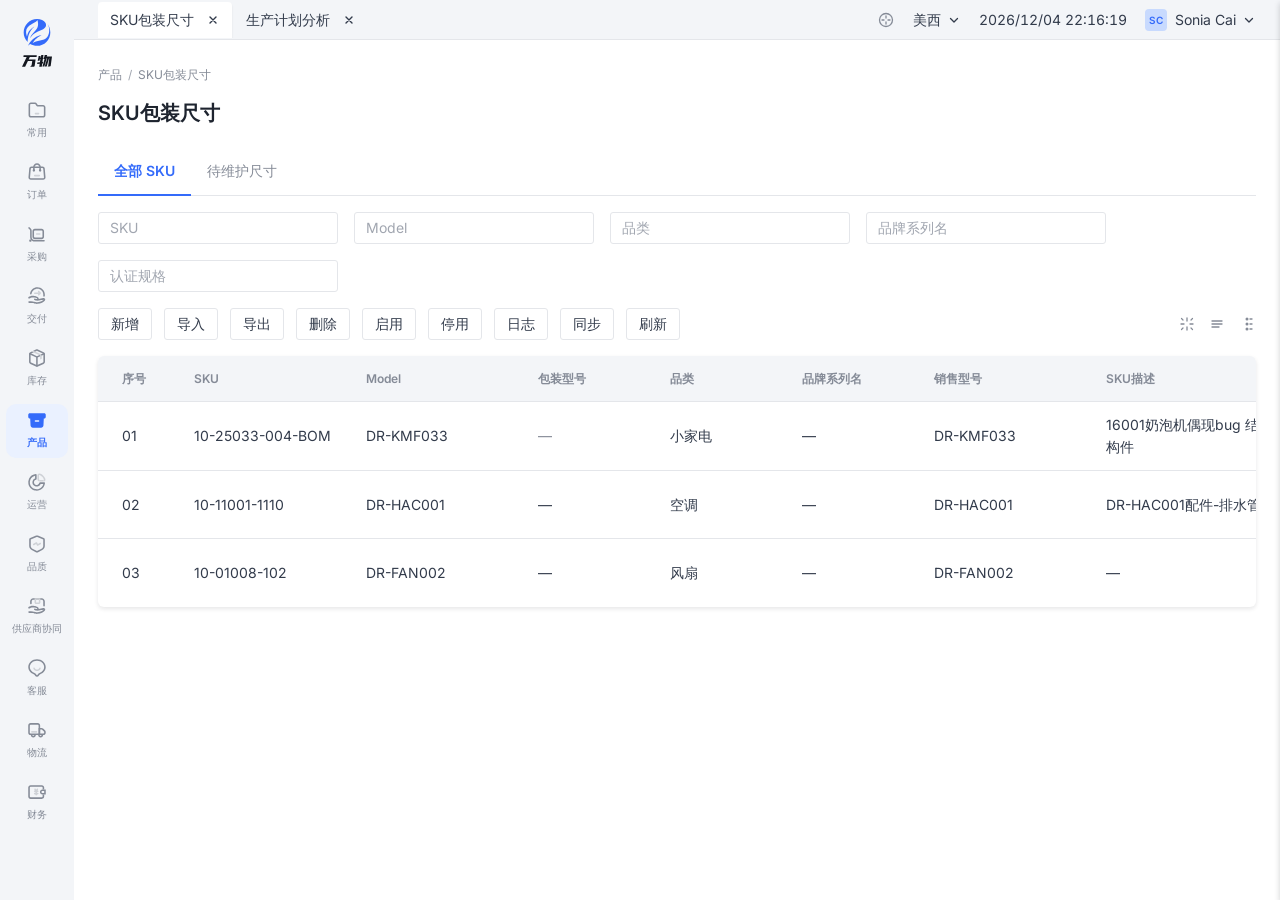
<file: ERP UI-skill/demos/sku-packaging-dimensions-detail-view.html>
<!DOCTYPE html>
<html lang="zh-CN">
<head>
  <meta charset="UTF-8" />
  <meta name="viewport" content="width=device-width, initial-scale=1.0" />
  <title>【查看】产品 · SKU包装尺寸</title>
  <link rel="preconnect" href="https://fonts.googleapis.com" />
  <link rel="preconnect" href="https://fonts.gstatic.com" crossorigin />
  <link href="https://fonts.googleapis.com/css2?family=Inter:wght@400;600&display=swap" rel="stylesheet" />
  <link rel="stylesheet" href="../ASSETS/design-tokens.css" />
  <style>
    *, *::before, *::after { box-sizing: border-box; margin: 0; padding: 0; }
    body { font-family: var(--font-family); font-size: var(--font-size-regular); line-height: var(--line-height-regular); color: var(--color-text-body); background: var(--color-bg-page); -webkit-font-smoothing: antialiased; }

    .page-shell { display: flex; height: 100vh; overflow: hidden; }
    .erp-sidebar {
      width: var(--layout-nav-rail-width);
      flex-shrink: 0;
      background: var(--color-bg-page);
      display: flex;
      flex-direction: column;
      align-items: stretch;
      overflow-y: auto;
      overflow-x: hidden;
    }
    .nav-rail-logo {
      flex-shrink: 0;
      height: var(--nav-logo-zone-height);
      display: flex;
      flex-direction: column;
      align-items: center;
      justify-content: center;
      gap: 6px;
      padding: 14px 19px;
    }
    .nav-rail-brand-logo { display: block; max-width: 52px; max-height: 52px; width: auto; height: auto; object-fit: contain; }
    .nav-rail-item {
      margin: 0 var(--nav-rail-item-outer-padding-x);
      padding: var(--nav-rail-item-outer-padding-y) 0;
      border: none;
      background: transparent;
      cursor: pointer;
      color: var(--color-text-secondary);
    }
    .nav-rail-inner {
      display: flex;
      flex-direction: column;
      align-items: center;
      gap: var(--nav-rail-icon-label-gap);
      padding: var(--nav-rail-item-inner-padding);
      border-radius: var(--radius-large);
      transition: background 0.12s, color 0.12s;
    }
    .nav-rail-icon-slot { width: 20px; height: 20px; flex-shrink: 0; display: flex; align-items: center; justify-content: center; }
    .nav-rail-icon-img { width: 20px; height: 20px; display: block; object-fit: contain; }
    .nav-rail-label {
      font-size: var(--font-size-nav-rail-label);
      line-height: var(--line-height-nav-rail-label);
      font-weight: var(--font-weight-regular);
      text-align: center;
      max-width: 62px;
    }
    .nav-rail-item:hover:not(.active) .nav-rail-inner { background: var(--color-gray-2); }
    .nav-rail-item.active { color: var(--color-primary); }
    .nav-rail-item.active .nav-rail-inner { background: var(--color-primary-bg); }
    .nav-rail-item.active .nav-rail-label { font-weight: var(--font-weight-semibold); }

    .erp-main { flex: 1; display: flex; flex-direction: column; overflow: hidden; position: relative; min-width: 0; background: var(--color-bg-container); }
    .erp-chrome {
      height: var(--layout-chrome-header-height);
      flex-shrink: 0;
      background: var(--color-bg-page);
      border-bottom: 1px solid var(--color-border-default);
      display: flex;
      align-items: center;
      justify-content: space-between;
      padding: 0 var(--spacing-loose);
      gap: var(--spacing-base);
    }
    .tab-strip { display: flex; align-items: flex-end; gap: var(--nav-tab-gap); min-width: 0; flex: 1; overflow-x: auto; }
    .erp-tab {
      flex-shrink: 0;
      display: flex;
      align-items: center;
      gap: 12px;
      height: var(--layout-tab-bar-height);
      padding: 8px 12px;
      border: none;
      border-radius: var(--radius-chrome-tab) var(--radius-chrome-tab) 0 0;
      background: transparent;
      font-size: var(--font-size-regular);
      color: var(--color-text-body);
      cursor: pointer;
      font-family: var(--font-family);
      line-height: 22px;
      transition: background 0.12s, box-shadow 0.12s;
    }
    .erp-tab:hover:not(.active) { background: var(--color-chrome-tab-hover-bg); }
    .erp-tab.active { background: var(--color-bg-container); box-shadow: var(--shadow-tab-lift); }
    .erp-tab-close {
      display: flex;
      align-items: center;
      justify-content: center;
      width: 14px;
      height: 14px;
      padding: 0;
      border: none;
      background: none;
      color: inherit;
      cursor: pointer;
      border-radius: 2px;
    }
    .erp-tab-close:hover { background: var(--color-gray-2); }
    .erp-chrome-right {
      flex-shrink: 0;
      display: flex;
      align-items: center;
      gap: var(--nav-chrome-cluster-gap);
    }
    .chrome-icon-btn {
      width: var(--nav-chrome-icon-size);
      height: var(--nav-chrome-icon-size);
      padding: 0;
      border: none;
      background: none;
      color: var(--color-text-secondary);
      cursor: pointer;
      display: flex;
      align-items: center;
      justify-content: center;
      border-radius: var(--radius-small);
    }
    .chrome-icon-btn:hover { background: var(--color-gray-2); color: var(--color-text-body); }
    .chrome-locale {
      display: inline-flex;
      align-items: center;
      gap: 4px;
      padding: 0;
      border: none;
      background: none;
      font-size: var(--font-size-regular);
      line-height: 22px;
      color: var(--color-text-body);
      cursor: pointer;
      font-family: var(--font-family);
    }
    .chrome-time { font-size: var(--font-size-regular); line-height: 22px; color: var(--color-text-body); font-variant-numeric: tabular-nums; white-space: nowrap; }
    .chrome-user {
      display: inline-flex;
      align-items: center;
      gap: 8px;
      padding: 0;
      border: none;
      background: none;
      cursor: pointer;
      font-family: var(--font-family);
    }
    .chrome-avatar {
      width: var(--nav-user-avatar-size);
      height: var(--nav-user-avatar-size);
      border-radius: var(--nav-user-avatar-radius);
      background: var(--color-brand-2);
      color: var(--color-primary);
      font-size: 10px;
      font-weight: var(--font-weight-semibold);
      display: flex;
      align-items: center;
      justify-content: center;
    }
    .chrome-user-name {
      display: inline-flex;
      align-items: center;
      gap: 4px;
      font-size: var(--font-size-regular);
      line-height: 22px;
      color: var(--color-text-body);
    }

    .list-content { flex: 1; padding: var(--spacing-loose); overflow-y: auto; }
    .breadcrumb {
      font-size: var(--font-size-small);
      color: var(--color-text-secondary);
      margin-bottom: var(--spacing-base);
      line-height: 22px;
    }
    .breadcrumb a { color: var(--color-text-secondary); text-decoration: none; }
    .breadcrumb a:hover { color: var(--color-primary); }
    .breadcrumb-sep { margin: 0 6px; color: var(--color-text-disabled); }
    .page-title {
      font-size: var(--font-size-h5);
      font-weight: var(--font-weight-semibold);
      color: var(--color-text-heading-2);
      margin-bottom: var(--spacing-loose);
    }

    /* Figma「SKU包装尺寸-详情表单/上下布局」：业务 Tab 行 ~46px + 底部分割线 */
    .biz-tabs {
      display: flex;
      align-items: flex-end;
      min-height: 46px;
      border-bottom: 1px solid var(--color-border-default);
      margin-bottom: var(--spacing-base);
      gap: 0;
    }
    .biz-tab {
      padding: 12px 16px;
      border: none;
      background: none;
      font-size: var(--font-size-regular);
      line-height: 22px;
      color: var(--color-text-secondary);
      cursor: pointer;
      font-family: var(--font-family);
      margin-bottom: -1px;
      border-bottom: 2px solid transparent;
    }
    .biz-tab:hover { color: var(--color-text-body); }
    .biz-tab.active {
      color: var(--color-primary);
      font-weight: var(--font-weight-semibold);
      border-bottom-color: var(--color-primary);
    }

    /* 筛选行：5×240×32，水平间距 16px（view-form-reference.md §3 画板二） */
    .filter-row {
      display: flex;
      flex-wrap: wrap;
      gap: var(--spacing-base);
      margin-bottom: var(--spacing-base);
    }
    .filter-ph {
      width: var(--input-width-medium);
      height: var(--control-height-md);
      border: 1px solid var(--color-border-default);
      border-radius: var(--radius-small);
      background: var(--color-white);
      padding: 0 11px;
      font-size: var(--font-size-regular);
      color: var(--color-text-disabled);
      line-height: 30px;
    }

    .table-toolbar {
      display: flex;
      align-items: center;
      justify-content: space-between;
      margin-bottom: var(--spacing-base);
      gap: var(--spacing-base);
    }
    .toolbar-left { display: flex; flex-wrap: wrap; gap: var(--spacing-base-tight); align-items: center; }
    .toolbar-right { display: flex; align-items: center; gap: 12px; flex-shrink: 0; }
    .icon-tool {
      width: 18px;
      height: 18px;
      padding: 0;
      border: none;
      background: none;
      color: var(--color-text-secondary);
      cursor: pointer;
      display: flex;
      align-items: center;
      justify-content: center;
    }
    .icon-tool:hover { color: var(--color-text-body); }

    .list-bg { background: var(--color-white); border-radius: var(--radius-medium); box-shadow: var(--shadow-1); overflow: hidden; }
    .pack-head {
      display: flex;
      min-height: 46px;
      padding: 0 var(--spacing-base);
      background: var(--color-gray-1);
      border-bottom: 1px solid var(--color-border-default);
      font-size: var(--font-size-small);
      font-weight: var(--font-weight-semibold);
      color: var(--color-text-secondary);
      align-items: center;
    }
    .pack-row {
      display: flex;
      min-height: 68px;
      padding: 12px var(--spacing-base);
      border-bottom: 1px solid var(--color-border-default);
      font-size: var(--font-size-regular);
      color: var(--color-text-body);
      align-items: center;
    }
    .pack-row:hover { background: var(--color-gray-1); }
    .pack-row:last-child { border-bottom: none; }
    .pack-row .muted { color: var(--color-text-secondary); }
    .pc72 { flex: 0 0 72px; min-width: 0; padding: 0 var(--spacing-tight); }
    .pc172 { flex: 0 0 172px; min-width: 0; padding: 0 var(--spacing-tight); }
    .pc132 { flex: 0 0 132px; min-width: 0; padding: 0 var(--spacing-tight); }
    .pc-grow { flex: 1; min-width: 0; padding: 0 var(--spacing-tight); }
    .pc-op { flex: 0 0 72px; text-align: right; padding: 0 var(--spacing-tight); }
    .cell-2l { line-height: 22px; max-height: 44px; overflow: hidden; display: -webkit-box; -webkit-line-clamp: 2; -webkit-box-orient: vertical; }
    .link-btn {
      background: none;
      border: none;
      padding: 0;
      font-size: var(--font-size-regular);
      color: var(--color-primary);
      cursor: pointer;
      font-family: var(--font-family);
    }
    .link-btn:hover { text-decoration: underline; }

    .btn {
      display: inline-flex;
      align-items: center;
      justify-content: center;
      gap: var(--spacing-super-tight);
      height: var(--control-height-md);
      padding: 0 var(--spacing-base);
      border-radius: var(--radius-small);
      font-size: var(--font-size-regular);
      border: 1px solid transparent;
      white-space: nowrap;
      cursor: pointer;
      transition: background 0.15s, border-color 0.15s, color 0.15s;
      font-family: var(--font-family);
    }
    .btn-sm { height: 32px; padding: 0 12px; font-size: var(--font-size-regular); }
    .btn-primary { background: var(--color-primary); color: var(--color-text-inverse); border-color: var(--color-primary); }
    .btn-primary:hover { background: var(--color-primary-hover); border-color: var(--color-primary-hover); }
    .btn-default { background: var(--color-white); color: var(--color-text-body); border-color: var(--color-border-default); }
    .btn-default:hover { border-color: var(--color-primary); color: var(--color-primary); }

    .drawer-mask { position: fixed; inset: 0; background: rgba(19,23,31,0.45); z-index: 100; opacity: 0; transition: opacity 0.25s; pointer-events: none; }
    .drawer-mask.visible { opacity: 1; pointer-events: auto; }
    .drawer {
      position: fixed;
      top: 0;
      right: 0;
      bottom: 0;
      width: max-content;
      max-width: var(--drawer-width-max);
      min-width: min(864px, 100vw);
      background: var(--color-white);
      box-shadow: var(--shadow-3);
      z-index: 101;
      display: flex;
      flex-direction: column;
      transform: translateX(100%);
      transition: transform 0.28s cubic-bezier(0.4,0,0.2,1);
    }
    .drawer.open { transform: translateX(0); }
    .drawer-header {
      flex-shrink: 0;
      height: 56px;
      border-bottom: 1px solid var(--color-border-default);
      display: flex;
      align-items: center;
      gap: var(--spacing-base);
      padding: 0 var(--spacing-loose);
    }
    .drawer-close {
      width: 20px;
      height: 20px;
      border: none;
      background: none;
      color: var(--color-text-body);
      cursor: pointer;
      display: flex;
      align-items: center;
      justify-content: center;
      flex-shrink: 0;
    }
    .drawer-close:hover { color: var(--color-text-heading-1); }
    .drawer-title { font-size: var(--font-size-h6); font-weight: var(--font-weight-semibold); color: var(--color-text-heading-2); }
    .drawer-body {
      flex: 1;
      min-height: 0;
      overflow-y: auto;
      padding: var(--spacing-loose);
      display: flex;
      flex-direction: column;
    }

    /* 摘要区：两行 × 三列，块间 24px；格内上下 12px（Figma 20:36678，对齐 view-form-standard.md §2） */
    .drawer-summary { display: flex; flex-direction: column; gap: var(--spacing-loose); margin-bottom: var(--spacing-loose); }
    .kv-triple {
      display: grid;
      grid-template-columns: repeat(3, minmax(0, 1fr));
      column-gap: var(--spacing-loose);
      align-items: start;
    }
    .kv-field {
      display: flex;
      flex-direction: column;
      align-items: flex-start;
      gap: var(--spacing-base-tight);
      font-size: var(--font-size-regular);
      line-height: var(--line-height-regular);
      text-align: left;
      min-width: 0;
    }
    .kv-label { color: var(--color-gray-7); font-weight: var(--font-weight-regular); }
    .kv-label-row { display: inline-flex; align-items: center; gap: 4px; color: var(--color-gray-7); }
    .kv-value { color: var(--color-text-body); word-break: break-word; width: 100%; max-width: 240px; }
    .kv-value.muted { color: var(--color-text-secondary); }

    .drawer-divider {
      height: 0;
      border: none;
      border-top: 1px solid var(--color-border-default);
      margin: 0 0 var(--spacing-loose);
    }

    /* form-standard §2.4 一级标题行 + 二级灰底卡片（类型③） */
    .drawer-section { margin-bottom: var(--spacing-loose); }
    .drawer-section:last-child { margin-bottom: 0; }
    .section-title-row {
      display: flex;
      align-items: center;
      gap: var(--spacing-base-tight);
      margin-bottom: var(--spacing-base-tight);
    }
    .section-title-bar { width: 2px; height: 16px; background: var(--color-primary); flex-shrink: 0; border-radius: 1px; }
    .section-title-text {
      font-size: var(--font-size-h6);
      font-weight: var(--font-weight-semibold);
      color: var(--color-gray-11);
    }
    .section-title-extra { font-size: var(--font-size-regular); color: var(--color-primary); cursor: pointer; margin-left: 4px; }
    .section-title-extra:hover { text-decoration: underline; }
    .secondary-card {
      background: var(--color-bg-page);
      padding: var(--spacing-loose);
      border-radius: 0;
    }
    .card-kv-stack {
      display: flex;
      flex-direction: column;
      gap: var(--spacing-base);
    }

    .drawer-footer {
      flex-shrink: 0;
      height: 56px;
      border-top: 1px solid var(--color-border-default);
      padding: 0 var(--spacing-loose);
      display: flex;
      justify-content: flex-end;
      align-items: center;
      gap: var(--spacing-base-tight);
      background: var(--color-white);
    }
  </style>
</head>
<body>
<div class="page-shell">
  <aside class="erp-sidebar" id="erpNavSidebar" aria-label="一级导航"></aside>

  <div class="erp-main">
    <header class="erp-chrome">
      <div class="tab-strip" role="tablist" aria-label="页签">
        <button type="button" class="erp-tab active" role="tab" aria-selected="true"><span>SKU包装尺寸</span><span class="erp-tab-close" aria-label="关闭页签" onclick="event.stopPropagation()"><svg width="10" height="10" viewBox="0 0 10 10" fill="none"><path d="M2 2l6 6M8 2L2 8" stroke="currentColor" stroke-width="1.4" stroke-linecap="round"/></svg></span></button>
        <button type="button" class="erp-tab" role="tab" aria-selected="false"><span>生产计划分析</span><span class="erp-tab-close" aria-label="关闭页签" onclick="event.stopPropagation()"><svg width="10" height="10" viewBox="0 0 10 10" fill="none"><path d="M2 2l6 6M8 2L2 8" stroke="currentColor" stroke-width="1.4" stroke-linecap="round"/></svg></span></button>
      </div>
      <div class="erp-chrome-right">
        <button type="button" class="chrome-icon-btn" title="智能助手" aria-label="智能助手"><svg width="18" height="18" viewBox="0 0 18 18" fill="none"><circle cx="9" cy="9" r="6.5" stroke="currentColor" stroke-width="1.3"/><path d="M9 5v2M9 11v2M5 9h2M11 9h2" stroke="currentColor" stroke-width="1.3" stroke-linecap="round"/></svg></button>
        <button type="button" class="chrome-locale">美西<svg width="14" height="14" viewBox="0 0 14 14" fill="none" style="margin-left:2px;vertical-align:middle" aria-hidden="true"><path d="M3.5 5.5L7 9l3.5-3.5" stroke="currentColor" stroke-width="1.3" stroke-linecap="round" stroke-linejoin="round"/></svg></button>
        <span class="chrome-time" id="chromeTime">2026/05/01 00:00:00</span>
        <button type="button" class="chrome-user" aria-label="账户菜单">
          <span class="chrome-avatar" aria-hidden="true">SC</span>
          <span class="chrome-user-name">Sonia Cai<svg width="14" height="14" viewBox="0 0 14 14" fill="none" style="margin-left:2px;vertical-align:middle" aria-hidden="true"><path d="M3.5 5.5L7 9l3.5-3.5" stroke="currentColor" stroke-width="1.3" stroke-linecap="round" stroke-linejoin="round"/></svg></span>
        </button>
      </div>
    </header>

    <div class="list-content">
      <nav class="breadcrumb" aria-label="面包屑">
        <a href="#">产品</a><span class="breadcrumb-sep">/</span><span>SKU包装尺寸</span>
      </nav>
      <h1 class="page-title">SKU包装尺寸</h1>

      <div class="biz-tabs" role="tablist" aria-label="业务页签">
        <button type="button" class="biz-tab active" role="tab" aria-selected="true">全部 SKU</button>
        <button type="button" class="biz-tab" role="tab" aria-selected="false">待维护尺寸</button>
      </div>

      <div class="filter-row" aria-label="筛选">
        <div class="filter-ph">SKU</div>
        <div class="filter-ph">Model</div>
        <div class="filter-ph">品类</div>
        <div class="filter-ph">品牌系列名</div>
        <div class="filter-ph">认证规格</div>
      </div>

      <div class="table-toolbar">
        <div class="toolbar-left">
          <button type="button" class="btn btn-default btn-sm">新增</button>
          <button type="button" class="btn btn-default btn-sm">导入</button>
          <button type="button" class="btn btn-default btn-sm">导出</button>
          <button type="button" class="btn btn-default btn-sm">删除</button>
          <button type="button" class="btn btn-default btn-sm">启用</button>
          <button type="button" class="btn btn-default btn-sm">停用</button>
          <button type="button" class="btn btn-default btn-sm">日志</button>
          <button type="button" class="btn btn-default btn-sm">同步</button>
          <button type="button" class="btn btn-default btn-sm">刷新</button>
        </div>
        <div class="toolbar-right">
          <button type="button" class="icon-tool" title="刷新" aria-label="刷新"><svg width="18" height="18" viewBox="0 0 18 18" fill="none"><path d="M9 3v3M9 12v3M3 9h3M12 9h3" stroke="currentColor" stroke-width="1.3" stroke-linecap="round"/><path d="M5 5l-1.5-1.5M13 13l1.5 1.5M13 5l1.5-1.5M5 13l-1.5 1.5" stroke="currentColor" stroke-width="1.2" stroke-linecap="round"/></svg></button>
          <button type="button" class="icon-tool" title="密度" aria-label="密度"><svg width="18" height="18" viewBox="0 0 18 18" fill="none"><path d="M4 6h10M4 9h10M4 12h7" stroke="currentColor" stroke-width="1.3" stroke-linecap="round"/></svg></button>
          <button type="button" class="icon-tool" title="列设置" aria-label="列设置"><svg width="18" height="18" viewBox="0 0 18 18" fill="none"><circle cx="9" cy="4" r="1.5" fill="currentColor"/><circle cx="9" cy="9" r="1.5" fill="currentColor"/><circle cx="9" cy="14" r="1.5" fill="currentColor"/><path d="M12 4h2M12 9h2M12 14h2" stroke="currentColor" stroke-width="1.3" stroke-linecap="round"/></svg></button>
        </div>
      </div>

      <div class="list-bg" role="region" aria-label="SKU 包装尺寸表">
        <div class="pack-head">
          <div class="pc72">序号</div>
          <div class="pc172">SKU</div>
          <div class="pc172">Model</div>
          <div class="pc132">包装型号</div>
          <div class="pc132">品类</div>
          <div class="pc132">品牌系列名</div>
          <div class="pc172">销售型号</div>
          <div class="pc172">SKU描述</div>
          <div class="pc132">认证规格</div>
          <div class="pc-op">操作</div>
        </div>
        <div class="pack-row">
          <div class="pc72">01</div>
          <div class="pc172">10-25033-004-BOM</div>
          <div class="pc172">DR-KMF033</div>
          <div class="pc132 muted">—</div>
          <div class="pc132">小家电</div>
          <div class="pc132">—</div>
          <div class="pc172">DR-KMF033</div>
          <div class="pc172 cell-2l">16001奶泡机偶现bug 结构件</div>
          <div class="pc132">—</div>
          <div class="pc-op"><button type="button" class="link-btn" onclick="openDrawer()">查看</button></div>
        </div>
        <div class="pack-row">
          <div class="pc72">02</div>
          <div class="pc172">10-11001-1110</div>
          <div class="pc172">DR-HAC001</div>
          <div class="pc132">—</div>
          <div class="pc132">空调</div>
          <div class="pc132">—</div>
          <div class="pc172">DR-HAC001</div>
          <div class="pc172 cell-2l">DR-HAC001配件-排水管</div>
          <div class="pc132">美规</div>
          <div class="pc-op"><button type="button" class="link-btn" onclick="openDrawer()">查看</button></div>
        </div>
        <div class="pack-row">
          <div class="pc72">03</div>
          <div class="pc172">10-01008-102</div>
          <div class="pc172">DR-FAN002</div>
          <div class="pc132">—</div>
          <div class="pc132">风扇</div>
          <div class="pc132">—</div>
          <div class="pc172">DR-FAN002</div>
          <div class="pc172">—</div>
          <div class="pc132">欧规</div>
          <div class="pc-op"><button type="button" class="link-btn" onclick="openDrawer()">查看</button></div>
        </div>
      </div>
    </div>
  </div>

  <div class="drawer-mask" id="drawerMask" onclick="closeDrawer()"></div>
  <aside class="drawer" id="drawer" role="dialog" aria-modal="true" aria-labelledby="drawerTitle">
    <div class="drawer-header">
      <button type="button" class="drawer-close" onclick="closeDrawer()" aria-label="关闭">
        <svg width="20" height="20" viewBox="0 0 20 20" fill="none"><path d="M4 4l12 12M16 4L4 16" stroke="currentColor" stroke-width="1.8" stroke-linecap="round"/></svg>
      </button>
      <h2 class="drawer-title" id="drawerTitle">详情</h2>
    </div>
    <div class="drawer-body">
      <!-- 画板 Figma node 20:36678：摘要三列 × 两行，上下 KV -->
      <div class="drawer-summary">
        <div class="kv-triple">
          <div class="kv-field"><span class="kv-label">认证规格</span><span class="kv-value muted">—</span></div>
          <div class="kv-field"><span class="kv-label">产品颜色</span><span class="kv-value muted">—</span></div>
          <div class="kv-field"><span class="kv-label">装箱数</span><span class="kv-value">2pcs/CTN</span></div>
        </div>
        <div class="kv-triple">
          <div class="kv-field"><span class="kv-label">SKU</span><span class="kv-value">10-25033-004-BOM</span></div>
          <div class="kv-field"><span class="kv-label">Model</span><span class="kv-value">DR-KMF033</span></div>
          <div class="kv-field"><span class="kv-label">产品描述</span><span class="kv-value">16001奶泡机偶现bug 结构件</span></div>
        </div>
      </div>

      <hr class="drawer-divider" />

      <!-- 外箱信息：一级标题 + 二级卡片（Figma 20:36649） -->
      <section class="drawer-section" aria-labelledby="sec-carton">
        <div class="section-title-row" id="sec-carton">
          <span class="section-title-bar" aria-hidden="true"></span>
          <span class="section-title-text">外箱信息</span>
          <span class="section-title-extra" role="button" tabindex="0">填写示例</span>
        </div>
        <div class="secondary-card">
          <div class="card-kv-stack">
            <div class="kv-field">
              <span class="kv-label">整箱毛重 (Carton Weight)</span>
              <span class="kv-value">1kg</span>
            </div>
            <div class="kv-triple">
              <div class="kv-field"><span class="kv-label">卡通箱 宽 (Carton Width)</span><span class="kv-value">2cm</span></div>
              <div class="kv-field"><span class="kv-label">卡通箱 深 (Carton Depth)</span><span class="kv-value">2cm</span></div>
              <div class="kv-field"><span class="kv-label">卡通箱 高 (Carton Height)</span><span class="kv-value">2cm</span></div>
            </div>
            <div class="kv-field">
              <span class="kv-label">美规整箱毛重 (Carton Weight)</span>
              <span class="kv-value">2.2lb</span>
            </div>
            <div class="kv-triple">
              <div class="kv-field"><span class="kv-label">美规卡通箱 宽 (Carton Width)</span><span class="kv-value">0.79in</span></div>
              <div class="kv-field"><span class="kv-label">美规卡通箱 深 (Carton Depth)</span><span class="kv-value">0.79in</span></div>
              <div class="kv-field"><span class="kv-label">美规卡通箱 高 (Carton Height)</span><span class="kv-value">0.79in</span></div>
            </div>
          </div>
        </div>
      </section>

      <!-- 包装信息（最小包装单位）：Figma 20:36742 -->
      <section class="drawer-section" aria-labelledby="sec-box">
        <div class="section-title-row" id="sec-box">
          <span class="section-title-bar" aria-hidden="true"></span>
          <span class="section-title-text">包装信息（最小包装单位）</span>
          <span class="section-title-extra" role="button" tabindex="0">填写示例</span>
        </div>
        <div class="secondary-card">
          <div class="card-kv-stack">
            <div class="kv-field">
              <span class="kv-label">包装重量 (Box Weight)</span>
              <span class="kv-value">1kg</span>
            </div>
            <div class="kv-triple">
              <div class="kv-field"><span class="kv-label">包装 宽 (Box Width)</span><span class="kv-value">2cm</span></div>
              <div class="kv-field"><span class="kv-label">包装 深 (Box Depth)</span><span class="kv-value">2cm</span></div>
              <div class="kv-field"><span class="kv-label">包装 高 (Box Height)</span><span class="kv-value">2cm</span></div>
            </div>
            <div class="kv-field">
              <div class="kv-label-row">
                <span class="kv-label">最小包装量</span>
                <button type="button" class="icon-tool" style="width:14px;height:14px" title="说明" aria-label="最小包装量说明">
                  <svg width="14" height="14" viewBox="0 0 14 14" fill="none" aria-hidden="true"><circle cx="7" cy="7" r="6" stroke="currentColor" stroke-width="1.2"/><path d="M7 10V9.2M7 4.2v3" stroke="currentColor" stroke-width="1.2" stroke-linecap="round"/></svg>
                </button>
              </div>
              <span class="kv-value">1</span>
            </div>
            <div class="kv-field">
              <span class="kv-label">美规包装重量 (Box Weight)</span>
              <span class="kv-value">2.2lb</span>
            </div>
            <div class="kv-triple">
              <div class="kv-field"><span class="kv-label">美规包装 宽 (Box Width)</span><span class="kv-value">0.79in</span></div>
              <div class="kv-field"><span class="kv-label">美规包装 深 (Box Depth)</span><span class="kv-value">0.79in</span></div>
              <div class="kv-field"><span class="kv-label">美规包装 高 (Box Height)</span><span class="kv-value">0.79in</span></div>
            </div>
          </div>
        </div>
      </section>

      <!-- 产品：Figma 20:36706 -->
      <section class="drawer-section" aria-labelledby="sec-product">
        <div class="section-title-row" id="sec-product">
          <span class="section-title-bar" aria-hidden="true"></span>
          <span class="section-title-text">产品</span>
          <span class="section-title-extra" role="button" tabindex="0">填写示例</span>
        </div>
        <div class="secondary-card">
          <div class="card-kv-stack">
            <div class="kv-field">
              <span class="kv-label">产品重量 (Product Weight)</span>
              <span class="kv-value">1kg</span>
            </div>
            <div class="kv-triple">
              <div class="kv-field"><span class="kv-label">产品 宽 (Product Width)</span><span class="kv-value">2cm</span></div>
              <div class="kv-field"><span class="kv-label">产品 深 (Product Depth)</span><span class="kv-value">2cm</span></div>
              <div class="kv-field"><span class="kv-label">产品 高 (Product Height)</span><span class="kv-value">2cm</span></div>
            </div>
            <div class="kv-field">
              <span class="kv-label">美规产品重量 (Product Weight)</span>
              <span class="kv-value">2.2lb</span>
            </div>
            <div class="kv-triple">
              <div class="kv-field"><span class="kv-label">美规产品 宽 (Product Width)</span><span class="kv-value">0.79in</span></div>
              <div class="kv-field"><span class="kv-label">美规产品 深 (Product Depth)</span><span class="kv-value">0.79in</span></div>
              <div class="kv-field"><span class="kv-label">美规产品 高 (Product Height)</span><span class="kv-value">0.79in</span></div>
            </div>
          </div>
        </div>
      </section>
    </div>
    <div class="drawer-footer">
      <button type="button" class="btn btn-default" onclick="closeDrawer()">取消</button>
      <button type="button" class="btn btn-primary" onclick="closeDrawer()">确定</button>
    </div>
  </aside>
</div>

<script>window.ERP_NAV_ACTIVE_KEY = 'product';</script>
<script src="../ASSETS/erp-nav-rail-figma.js"></script>
<script>
/**
 * 对照 Figma：SKU包装尺寸-详情表单/上下布局（file EUNVfCK8meDTEw3LY8Mhmn，frame id 20:35869）。
 * 主区：业务 Tab + 5×240 筛选 + 表工具栏 + 46/68 表；抽屉：摘要 KV + 外箱 / 包装 / 产品 三段一级标题 + 二级灰底卡片内上下 KV（view-form-standard.md §2、§4；一级标题条 form-standard §2.4）。
 */
function openDrawer() {
  document.getElementById('drawerMask').classList.add('visible');
  document.getElementById('drawer').classList.add('open');
}
function closeDrawer() {
  document.getElementById('drawerMask').classList.remove('visible');
  document.getElementById('drawer').classList.remove('open');
}

window.addEventListener('DOMContentLoaded', () => {
  if (typeof mountErpNavRailFromFigma === 'function') mountErpNavRailFromFigma();
  function tickChromeTime() {
    var el = document.getElementById('chromeTime');
    if (!el) return;
    var d = new Date();
    function p(n) { return String(n).padStart(2, '0'); }
    el.textContent = d.getFullYear() + '/' + p(d.getMonth() + 1) + '/' + p(d.getDate()) + ' ' + p(d.getHours()) + ':' + p(d.getMinutes()) + ':' + p(d.getSeconds());
  }
  tickChromeTime();
  setInterval(tickChromeTime, 1000);
});
</script>
</body>
</html>
</file>
<file: ERP UI-skill/ASSETS/design-tokens.css>
/**
 * Design Tokens
 * 包含：颜色、排版、间距、圆角、阴影、描边、图标尺寸、控件高度
 */

:root {

  /* ============================================================
   * 颜色 · Colors
   * ============================================================ */

  /* ------ Brand / 品牌蓝 ------ */
  --color-brand-1: #EAF1FF;   /* 选中背景色 */
  --color-brand-2: #C8DAFE;   /* 焦点 focus */
  --color-brand-3: #A4C1FD;   /* 禁用 disabled */
  --color-brand-4: #7FA7FC;
  --color-brand-5: #5A8BFB;   /* 悬浮 hover */
  --color-brand-6: #346BFA;   /* 正常 normal（主色）*/
  --color-brand-7: #1E4CCF;   /* 点击激活 active */
  --color-brand-8: #0C31A4;
  --color-brand-9: #031B78;
  --color-brand-10: #010058;

  /* 语义别名 */
  --color-primary:          var(--color-brand-6);
  --color-primary-hover:    var(--color-brand-5);
  --color-primary-active:   var(--color-brand-7);
  --color-primary-disabled: var(--color-brand-3);
  --color-primary-focus:    var(--color-brand-2);
  --color-primary-bg:       var(--color-brand-1);

  /* ------ Green / 成功色 ------ */
  --color-green-1: #EDFFEB;   /* 选中背景色 */
  --color-green-2: #B9EEB4;   /* 焦点 focus */
  --color-green-3: #83DE7C;   /* 禁用 disabled */
  --color-green-4: #56CD4F;
  --color-green-5: #2DBB27;   /* 悬浮 hover */
  --color-green-6: #0DAA07;   /* 正常 normal */
  --color-green-7: #099305;   /* 点击激活 active */
  --color-green-8: #067B03;
  --color-green-9: #046402;
  --color-green-10: #014D00;

  /* 语义别名 */
  --color-success:          var(--color-green-6);
  --color-success-hover:    var(--color-green-5);
  --color-success-active:   var(--color-green-7);
  --color-success-disabled: var(--color-green-3);
  --color-success-focus:    var(--color-green-2);
  --color-success-bg:       var(--color-green-1);

  /* ------ Red / 错误色 ------ */
  --color-red-1: #FFE8E9;     /* 选中背景色 */
  --color-red-2: #FFBDBF;     /* 焦点 focus */
  --color-red-3: #FF939A;     /* 禁用 disabled */
  --color-red-4: #FF6879;
  --color-red-5: #FF3D60;     /* 悬浮 hover */
  --color-red-6: #FF0E53;     /* 正常 normal */
  --color-red-7: #D30643;     /* 点击激活 active */
  --color-red-8: #A70433;
  --color-red-9: #7A0223;
  --color-red-10: #4E0013;

  /* 语义别名 */
  --color-error:          var(--color-red-6);
  --color-error-hover:    var(--color-red-5);
  --color-error-active:   var(--color-red-7);
  --color-error-disabled: var(--color-red-3);
  --color-error-focus:    var(--color-red-2);
  --color-error-bg:       var(--color-red-1);

  /* ------ Gold / 警告色 ------ */
  --color-gold-1: #FFFBF4;    /* 选中背景色 */
  --color-gold-2: #FFF3DC;    /* 焦点 focus */
  --color-gold-3: #FFE9BE;    /* 禁用 disabled */
  --color-gold-4: #FFDD98;
  --color-gold-5: #FFD069;    /* 悬浮 hover */
  --color-gold-6: #FFC000;    /* 正常 normal */
  --color-gold-7: #CD9A00;    /* 点击激活 active */
  --color-gold-8: #9E7600;
  --color-gold-9: #715400;
  --color-gold-10: #473300;

  /* 语义别名 */
  --color-warning:          var(--color-gold-6);
  --color-warning-hover:    var(--color-gold-5);
  --color-warning-active:   var(--color-gold-7);
  --color-warning-disabled: var(--color-gold-3);
  --color-warning-focus:    var(--color-gold-2);
  --color-warning-bg:       var(--color-gold-1);

  /* ------ Orange / 橙色 ------ */
  --color-orange-1: #FFF6F0;
  --color-orange-2: #FFE3D1;
  --color-orange-3: #FFCEAF;
  --color-orange-4: #FFB788;
  --color-orange-5: #FF9E5A;
  --color-orange-6: #FF840E;  /* 正常 normal */
  --color-orange-7: #CC680B;
  --color-orange-8: #9E5006;
  --color-orange-9: #713702;
  --color-orange-10: #482000;

  /* ------ Purple / 紫色 ------ */
  --color-purple-1: #E9EBFF;
  --color-purple-2: #C7CAFE;
  --color-purple-3: #A6A9FD;
  --color-purple-4: #8986FC;
  --color-purple-5: #7060FB;
  --color-purple-6: #5F34FA;  /* 正常 normal */
  --color-purple-7: #491ECA;
  --color-purple-8: #350F9B;
  --color-purple-9: #24056F;
  --color-purple-10: #130046;

  /* ------ Turquoise / 绿松石蓝 ------ */
  --color-turquoise-1: #F0FAFF;
  --color-turquoise-2: #D4F0FF;
  --color-turquoise-3: #B5E6FF;
  --color-turquoise-4: #90DBFF;
  --color-turquoise-5: #64CFFF;
  --color-turquoise-6: #00C2FF;  /* 正常 normal */
  --color-turquoise-7: #009BCD;
  --color-turquoise-8: #00769D;
  --color-turquoise-9: #00536F;
  --color-turquoise-10: #003245;

  /* ------ Cyan / 青色 ------ */
  --color-cyan-1: #E9FFF2;
  --color-cyan-2: #BCFFDC;
  --color-cyan-3: #8FFFC8;
  --color-cyan-4: #64FFBB;
  --color-cyan-5: #35FFB2;
  --color-cyan-6: #00F4B4;  /* 正常 normal */
  --color-cyan-7: #00D38F;
  --color-cyan-8: #00A770;
  --color-cyan-9: #007A51;
  --color-cyan-10: #004E32;

  /* ------ Neutral / 中性色 · 灰度 ------ */
  --color-white: #FFFFFF;     /* White1 · 按钮文字色/文字反色 */
  --color-gray-1: #F3F5F8;    /* 默认页面背景色 */
  --color-gray-2: #EBEDF0;
  --color-gray-3: #E4E6EA;    /* 分割线1 · 禁用填充颜色 */
  --color-gray-4: #CFD2D7;    /* 分割线2 */
  --color-gray-5: #C1C5CC;
  --color-gray-6: #A1A6B0;    /* 禁用不可点击 */
  --color-gray-7: #858B97;    /* 提示信息文字 · 占位符文字 */
  --color-gray-8: #717887;
  --color-gray-9: #586071;
  --color-gray-10: #454D5F;
  --color-gray-11: #323B4B;   /* 正文 */
  --color-gray-12: #272D3A;
  --color-gray-13: #1E242F;   /* 二级标题 · 图标主色 */
  --color-gray-14: #13171F;   /* 一级标题 */

  /* 语义别名 · 文字 */
  --color-text-heading-1:    var(--color-gray-14);
  --color-text-heading-2:    var(--color-gray-13);
  --color-text-body:         var(--color-gray-11);
  --color-text-secondary:    var(--color-gray-7);
  --color-text-disabled:     var(--color-gray-6);
  --color-text-inverse:      var(--color-white);
  --color-text-link:         var(--color-brand-6);

  /* 语义别名 · 背景 */
  --color-bg-page:      var(--color-gray-1);
  --color-bg-container: var(--color-white);
  --color-bg-disabled:  var(--color-gray-3);
  --color-bg-selected:  var(--color-brand-1);

  /* 语义别名 · 边框 */
  --color-border-default:  var(--color-gray-3);
  --color-border-heavy:    var(--color-gray-4);

  /* 语义别名 · 图标 */
  --color-icon-primary:   var(--color-gray-13);
  --color-icon-secondary: var(--color-gray-7);


  /* ============================================================
   * 排版 · Typography
   * ============================================================ */

  --font-family: 'Inter', -apple-system, 'PingFang SC', 'Microsoft YaHei', sans-serif;

  /* 字号 / 行高 */
  --font-size-small:    12px;
  --line-height-small:  20px;

  --font-size-regular:  14px;
  --line-height-regular: 22px;

  --font-size-h6:       16px;
  --line-height-h6:     24px;

  --font-size-h5:       20px;
  --line-height-h5:     30px;

  --font-size-h4:       24px;
  --line-height-h4:     36px;

  /* 字重 */
  --font-weight-regular:  400;
  --font-weight-semibold: 600;


  /* ============================================================
   * 间距 · Spacing
   * ============================================================ */

  --spacing-none:        0px;
  --spacing-super-tight: 2px;
  --spacing-extra-tight: 4px;
  --spacing-tight:       8px;
  --spacing-base-tight:  12px;
  --spacing-base:        16px;
  --spacing-base-loose:  20px;
  --spacing-loose:       24px;
  --spacing-extra-loose: 32px;
  --spacing-super-loose: 40px;


  /* ============================================================
   * 圆角 · Border Radius
   * ============================================================ */

  --radius-extra-small: 3px;
  --radius-small:       3px;
  --radius-medium:      6px;
  --radius-large:       10px;
  --radius-tag:         30px;  /* 所有标签（Tag）专用圆角 */
  --radius-full:        9999px;


  /* ============================================================
   * 阴影 · Shadows
   * ============================================================ */

  --shadow-0: none;
  --shadow-1: 0px 2px 4px rgba(19, 23, 31, 0.10);
  --shadow-2: 0px -2px 4px rgba(19, 23, 31, 0.10);
  --shadow-3: 0px 3px 6px rgba(19, 23, 31, 0.20);


  /* ============================================================
   * 描边 · Border Thickness
   * ============================================================ */

  --border-width-none:  0px;
  --border-width:       1px;
  --border-width-focus: 1px;


  /* ============================================================
   * 图标尺寸 · Icon Size
   * ============================================================ */

  --icon-size-xs: 8px;
  --icon-size-sm: 12px;
  --icon-size-md: 16px;
  --icon-size-lg: 20px;
  --icon-size-xl: 24px;


  /* ============================================================
   * 控件高度 · Control Height
   * ============================================================ */

  --control-height-sm: 24px;
  --control-height-md: 32px;
  --control-height-lg: 40px;


  /* ============================================================
   * 输入框宽度 · Input Width
   * ============================================================ */

  --input-width-number: 96px;   /* 数字输入框：仅用于纯数字输入（数量、金额等） */
  --input-width-short:  200px;  /* 短字段：仅用于表格内嵌（状态、数量、货币单位） */
  --input-width-medium: 240px;  /* 中字段：表单主力宽度（日期、SKU、渠道、仓库名称等） */
  --input-width-long:   400px;  /* 长字段：备注、描述、地址 */


  /* ============================================================
   * 抽屉宽度 · Drawer Width
   * ============================================================
   * 实际宽度由表单/表格等内容所需的最大宽度决定，并不得超过本上限。
   * 推荐实现：width: max-content; max-width: var(--drawer-width-max);
   * 详见 form-standard.md §4.1
   */

  --drawer-width-max: 80vw; /* 相对视口的上限；约等于「页面可感区域宽度」的 80% */


  /* ============================================================
   * 全局壳层 · App Shell / ERP 导航（Figma「ERP 导航」画板）
   * 详见 REFERENCES/navigation-shell.md
   * ============================================================ */

  --layout-nav-rail-width:         74px;
  --layout-nav-secondary-width:    176px;
  --layout-chrome-header-height:  40px;
  --layout-tab-bar-height:         36px;

  --nav-logo-zone-height:           90px;
  --nav-rail-item-outer-padding-x:  6px;
  --nav-rail-item-outer-padding-y:  4px;
  --nav-rail-item-inner-padding:    6px;
  --nav-rail-icon-label-gap:        4px;
  --font-size-nav-rail-label:       10px;
  --line-height-nav-rail-label:     18px;

  --nav-chrome-icon-size:           18px;
  --nav-chrome-cluster-gap:         18px;
  --nav-user-avatar-size:           22px;
  --nav-user-avatar-radius:         4px;
  --nav-tab-gap:                    2px;

  --radius-chrome-tab:              4px; /* 顶栏页签上圆角（与 Figma 一致，略大于 --radius-small） */
  --shadow-tab-lift:                0 2px 2px rgba(19, 23, 31, 0.1);
  --color-chrome-tab-hover-bg:      rgba(19, 23, 31, 0.06);
}
</file>
<file: ERP UI-skill/demos/style.css>
/* ============================================================
 * Global Reset & Base
 * ============================================================ */

*, *::before, *::after {
  box-sizing: border-box;
  margin: 0;
  padding: 0;
}

html {
  font-size: 16px;
}

body {
  font-family: var(--font-family);
  font-size: var(--font-size-regular);
  line-height: var(--line-height-regular);
  font-weight: var(--font-weight-regular);
  color: var(--color-text-body);
  background-color: var(--color-bg-page);
  -webkit-font-smoothing: antialiased;
}

code {
  font-family: 'Menlo', 'Monaco', 'Consolas', monospace;
  font-size: var(--font-size-small);
  background: var(--color-gray-3);
  color: var(--color-brand-7);
  padding: 2px 6px;
  border-radius: var(--radius-small);
}

/* ============================================================
 * Page Layout
 * ============================================================ */

.page {
  max-width: 1200px;
  margin: 0 auto;
  padding: var(--spacing-super-loose) var(--spacing-loose);
}

/* ============================================================
 * Page Header
 * ============================================================ */

.page-header {
  margin-bottom: var(--spacing-super-loose);
  padding-bottom: var(--spacing-loose);
  border-bottom: var(--border-width) solid var(--color-border-default);
}

.page-title {
  font-size: var(--font-size-h4);
  line-height: var(--line-height-h4);
  font-weight: var(--font-weight-semibold);
  color: var(--color-text-heading-1);
  margin-bottom: var(--spacing-tight);
}

.page-desc {
  font-size: var(--font-size-regular);
  color: var(--color-text-secondary);
}

/* ============================================================
 * Section
 * ============================================================ */

.section {
  margin-bottom: var(--spacing-super-loose);
}

.section-title {
  font-size: var(--font-size-h5);
  line-height: var(--line-height-h5);
  font-weight: var(--font-weight-semibold);
  color: var(--color-text-heading-2);
  margin-bottom: var(--spacing-base-loose);
  padding-bottom: var(--spacing-tight);
  border-bottom: var(--border-width) solid var(--color-border-default);
}

/* ============================================================
 * Token Group
 * ============================================================ */

.token-group {
  margin-bottom: var(--spacing-loose);
}

.group-label {
  font-size: var(--font-size-small);
  font-weight: var(--font-weight-semibold);
  color: var(--color-text-secondary);
  text-transform: uppercase;
  letter-spacing: 0.05em;
  margin-bottom: var(--spacing-tight);
}

/* ============================================================
 * Color Swatches
 * ============================================================ */

.swatch-row {
  display: flex;
  flex-wrap: wrap;
  gap: var(--spacing-extra-tight);
}

.swatch {
  display: flex;
  flex-direction: column;
  align-items: flex-start;
  justify-content: flex-end;
  width: 96px;
  height: 72px;
  border-radius: var(--radius-medium);
  padding: var(--spacing-extra-tight) var(--spacing-tight);
  color: var(--color-gray-11);
  box-shadow: var(--shadow-1);
  transition: transform 0.15s ease, box-shadow 0.15s ease;
  cursor: default;
}

.swatch:hover {
  transform: translateY(-2px);
  box-shadow: var(--shadow-3);
}

.swatch span {
  font-size: 11px;
  font-weight: var(--font-weight-semibold);
  line-height: 1.4;
}

.swatch small {
  font-size: 10px;
  opacity: 0.85;
  line-height: 1.4;
}

.swatch--primary span,
.swatch--primary small {
  color: var(--color-white);
}

.swatch--dark span,
.swatch--dark small {
  color: rgba(255, 255, 255, 0.9);
}

.swatch--bordered {
  border: var(--border-width) solid var(--color-border-default);
}

/* ============================================================
 * Typography Preview
 * ============================================================ */

.type-row {
  font-family: var(--font-family);
  color: var(--color-text-body);
  padding: var(--spacing-tight) 0;
  border-bottom: var(--border-width) solid var(--color-border-default);
}

.type-row:last-child {
  border-bottom: none;
}

/* ============================================================
 * Spacing Preview
 * ============================================================ */

.spacing-group {
  display: flex;
  flex-direction: column;
  gap: var(--spacing-tight);
}

.spacing-item {
  display: flex;
  align-items: center;
  gap: var(--spacing-base);
}

.spacing-bar {
  height: 20px;
  min-width: 2px;
  background: var(--color-brand-6);
  border-radius: var(--radius-small);
  flex-shrink: 0;
}

.spacing-item span {
  font-size: var(--font-size-small);
  color: var(--color-text-secondary);
  font-family: 'Menlo', 'Monaco', 'Consolas', monospace;
}

/* ============================================================
 * Border Radius Preview
 * ============================================================ */

.radius-group {
  display: flex;
  flex-wrap: wrap;
  gap: var(--spacing-loose);
  align-items: flex-end;
}

.radius-item {
  display: flex;
  flex-direction: column;
  align-items: center;
  gap: var(--spacing-tight);
}

.radius-box {
  width: 64px;
  height: 64px;
  background: var(--color-brand-6);
  opacity: 0.85;
}

.radius-item span {
  font-size: var(--font-size-small);
  color: var(--color-text-secondary);
  font-family: 'Menlo', 'Monaco', 'Consolas', monospace;
  white-space: nowrap;
}

/* ============================================================
 * Shadow Preview
 * ============================================================ */

.shadow-group {
  display: flex;
  flex-wrap: wrap;
  gap: var(--spacing-extra-loose);
  align-items: center;
}

.shadow-item {
  display: flex;
  flex-direction: column;
  align-items: center;
  gap: var(--spacing-base);
}

.shadow-box {
  width: 72px;
  height: 72px;
  background: var(--color-bg-container);
  border-radius: var(--radius-medium);
  border: var(--border-width) solid var(--color-border-default);
}

.shadow-item span {
  font-size: var(--font-size-small);
  color: var(--color-text-secondary);
  font-family: 'Menlo', 'Monaco', 'Consolas', monospace;
}

/* ============================================================
 * Control Height Preview
 * ============================================================ */

.control-group {
  display: flex;
  flex-wrap: wrap;
  gap: var(--spacing-loose);
  align-items: flex-end;
}

.control-item {
  display: flex;
  flex-direction: column;
  align-items: center;
  gap: var(--spacing-tight);
}

.control-bar {
  width: 80px;
  background: var(--color-brand-6);
  border-radius: var(--radius-medium);
  opacity: 0.85;
}

.control-item span {
  font-size: var(--font-size-small);
  color: var(--color-text-secondary);
  font-family: 'Menlo', 'Monaco', 'Consolas', monospace;
}
</file>
